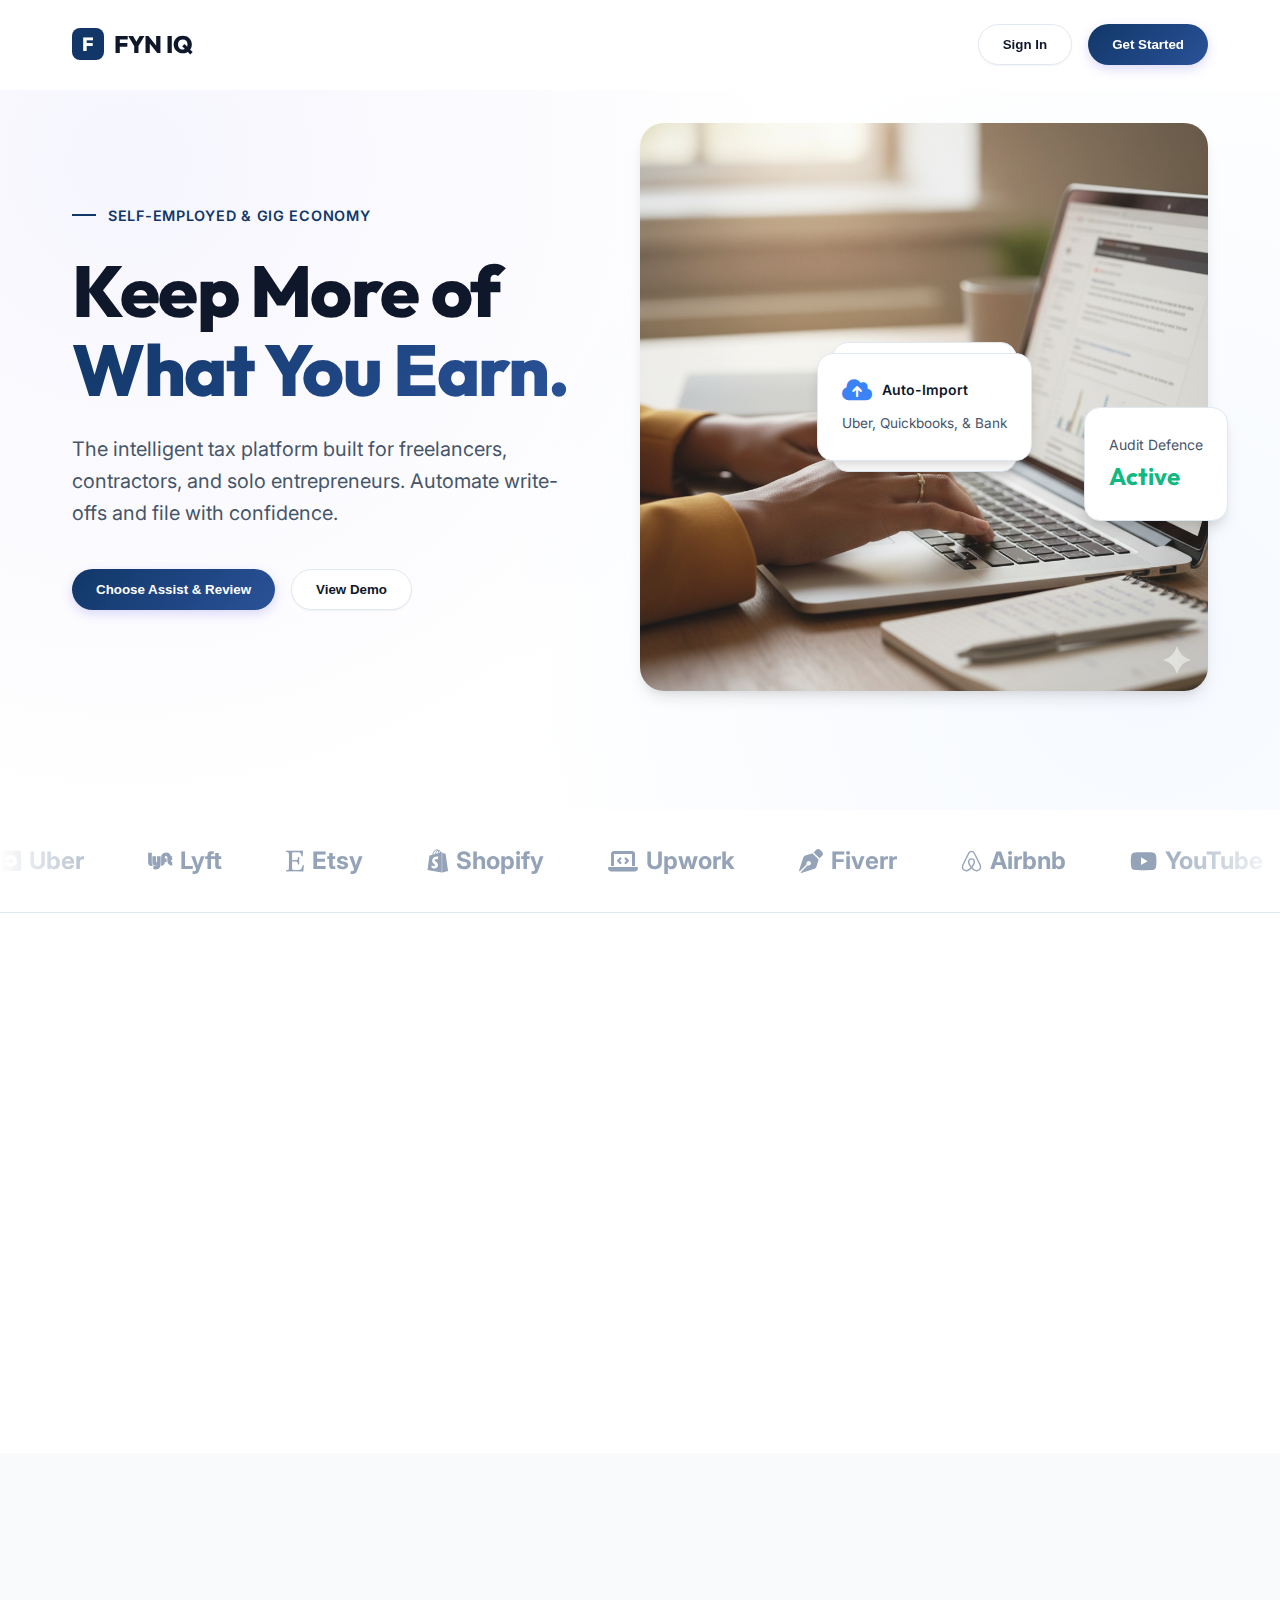
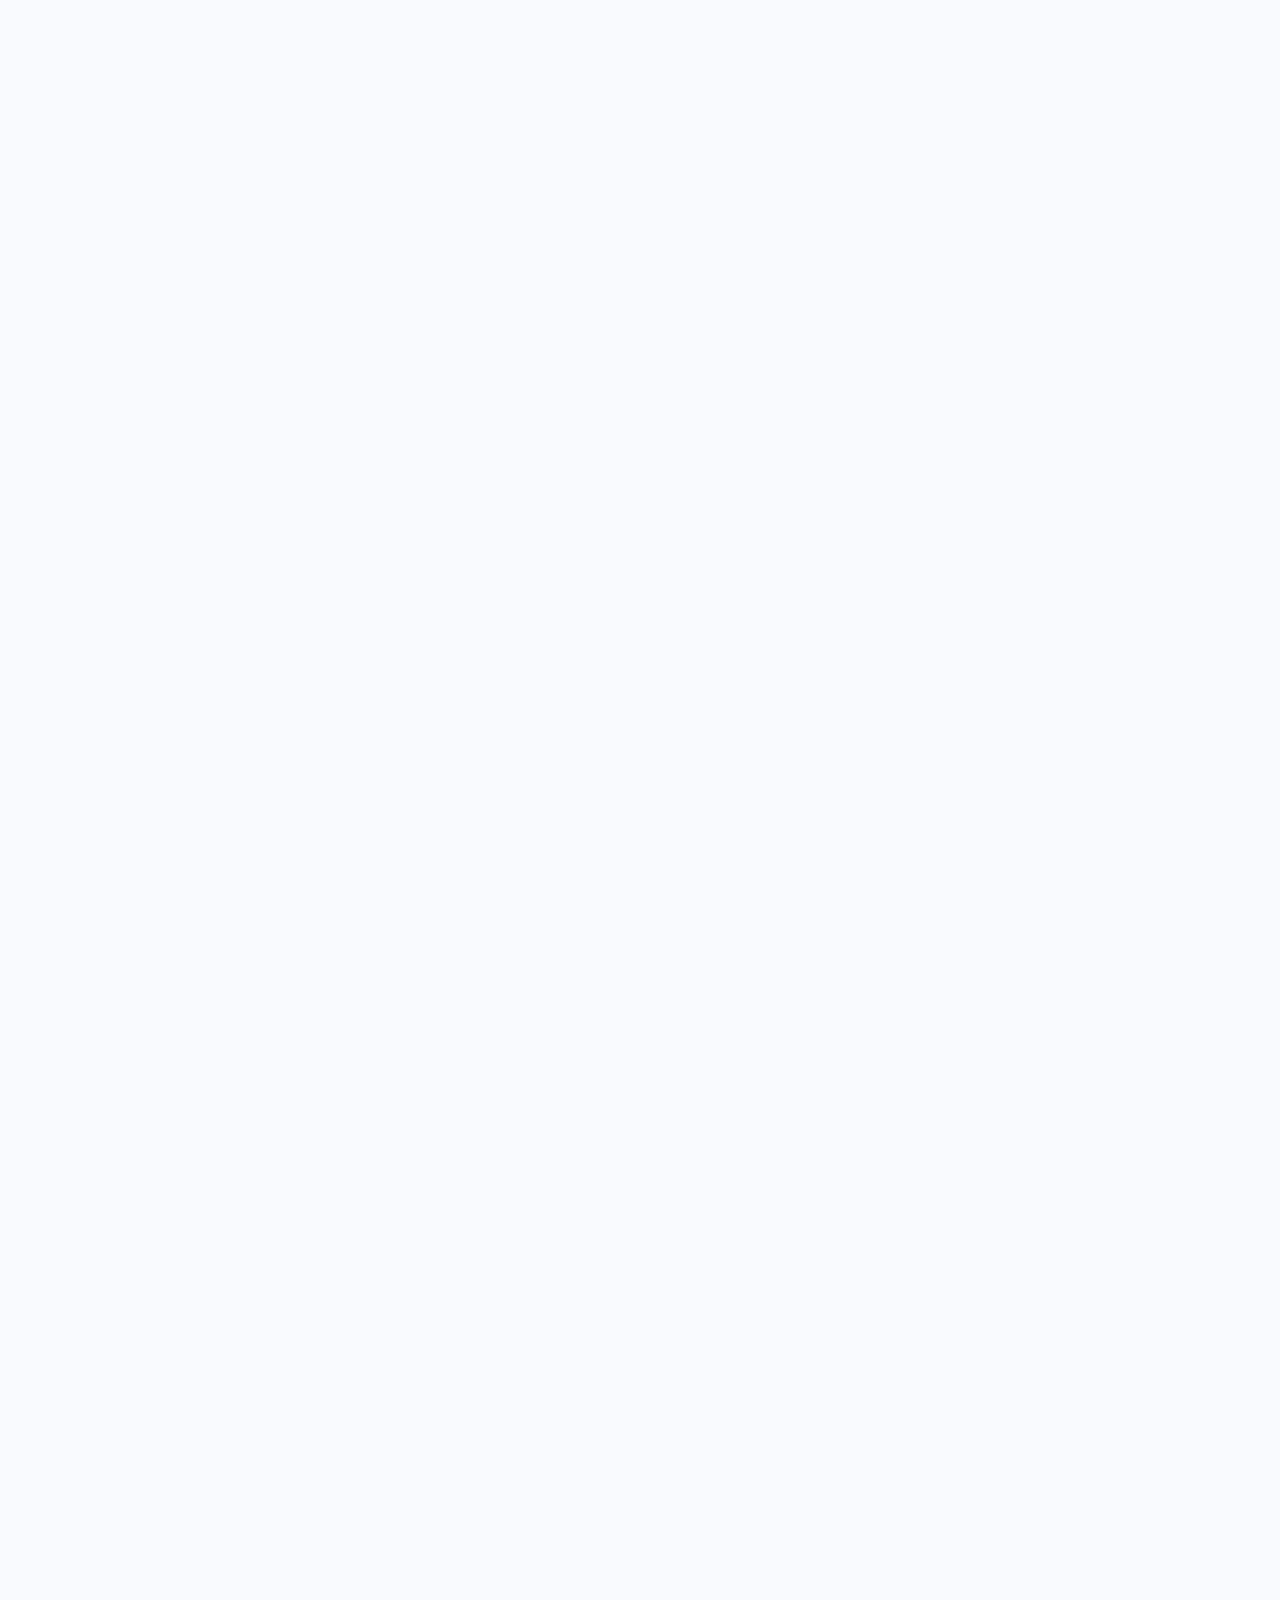
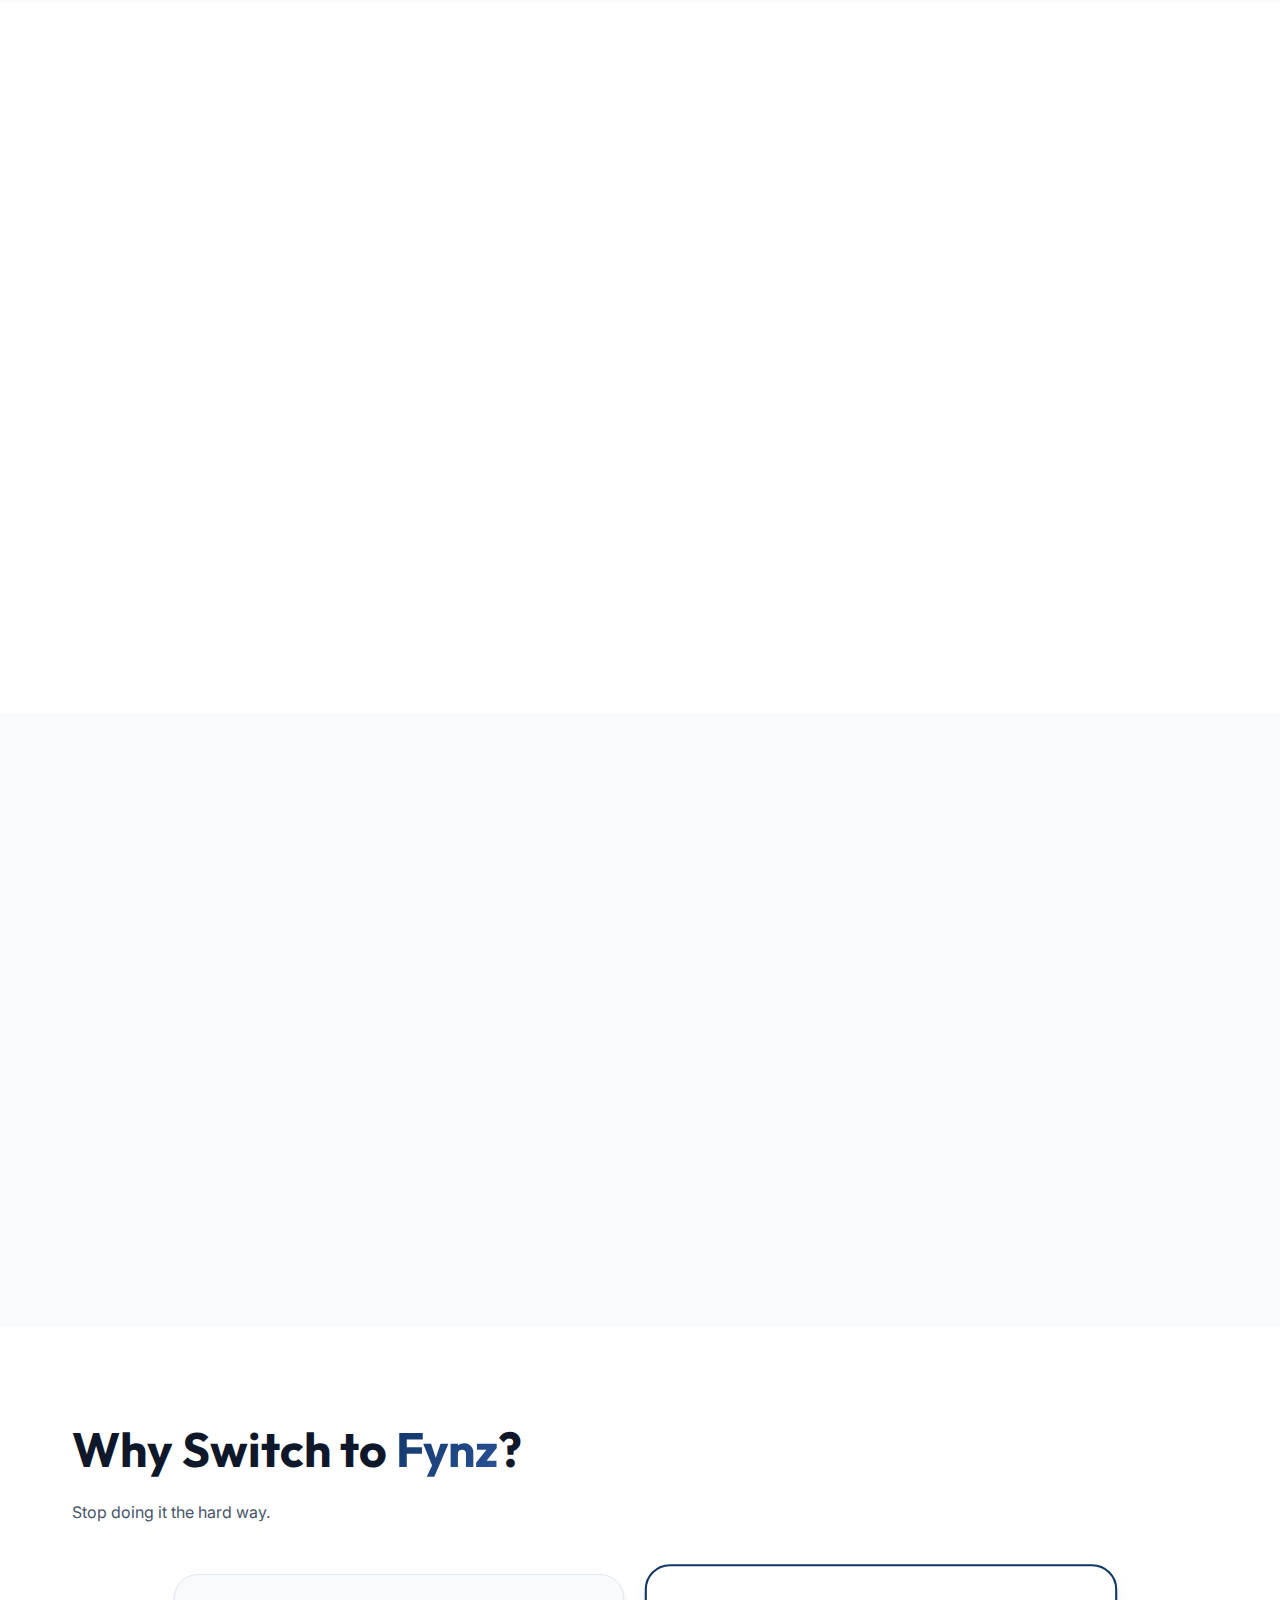
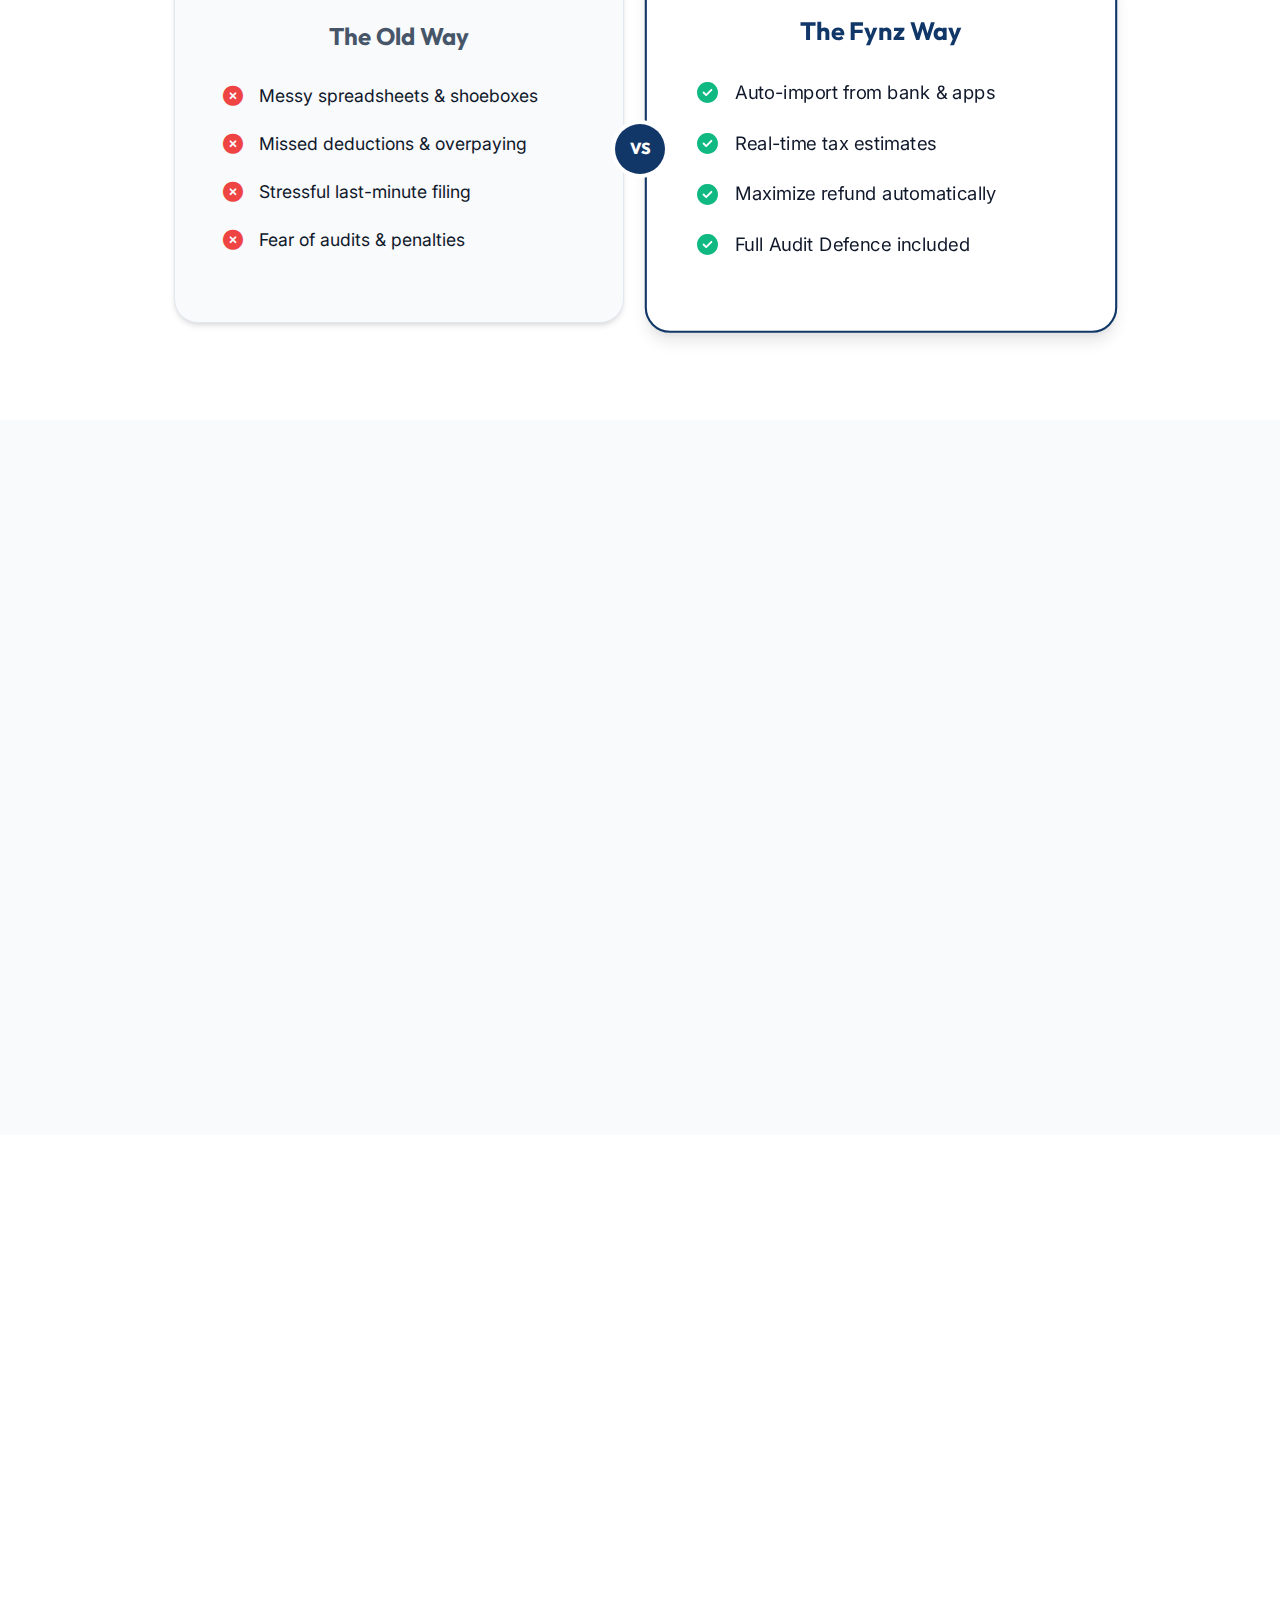
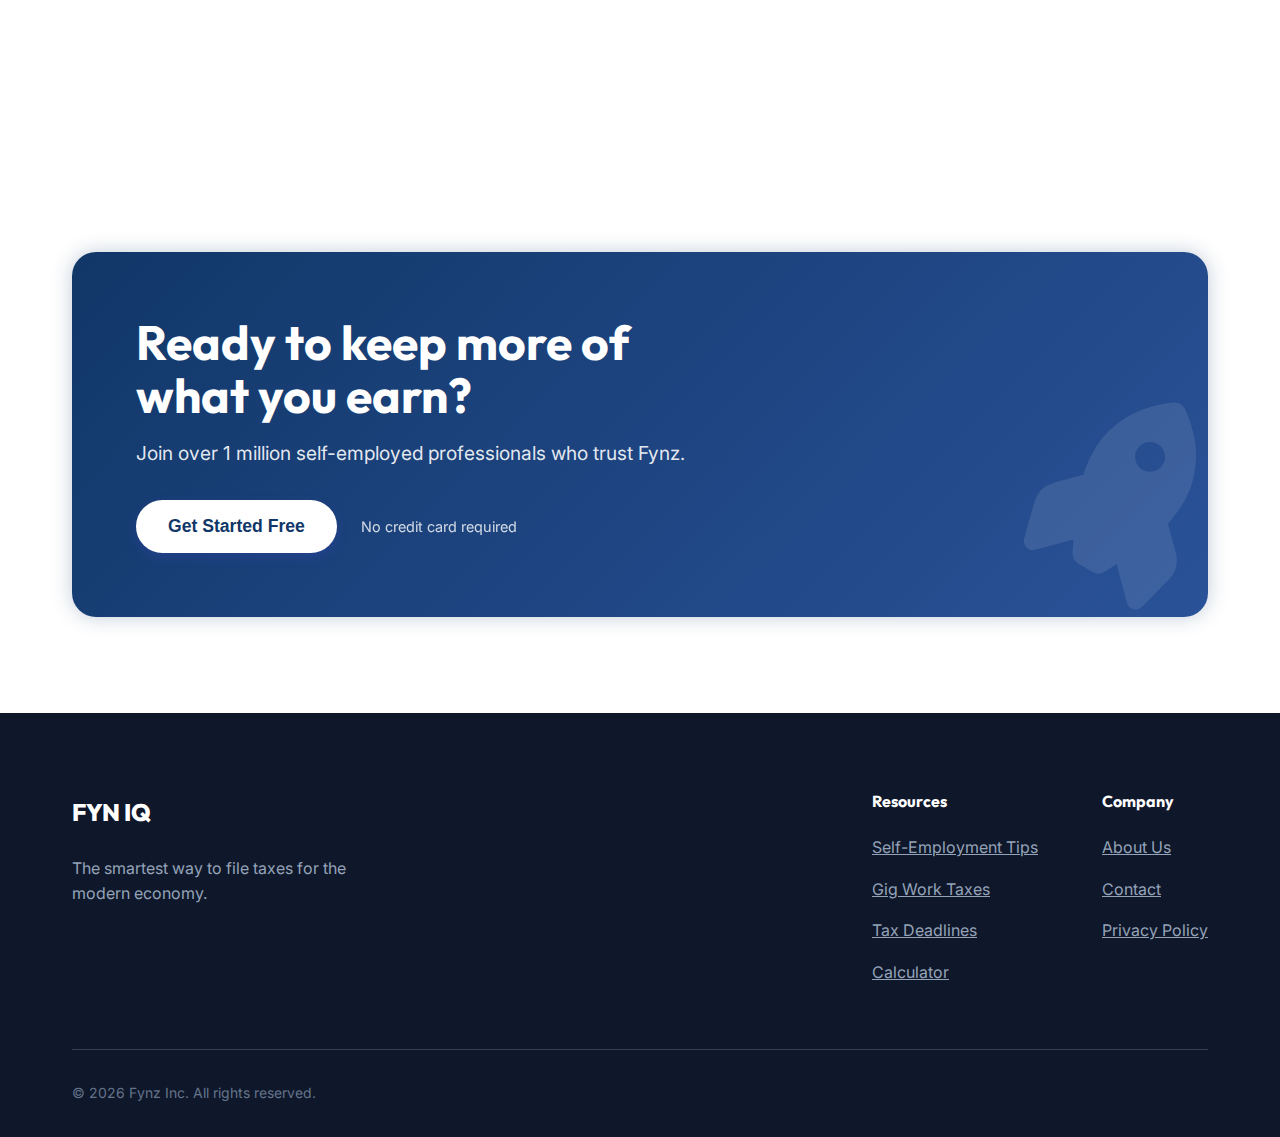
<file: index.html>
<!DOCTYPE html>
<html lang="en">

<head>
    <meta charset="UTF-8">
    <meta name="viewport" content="width=device-width, initial-scale=1.0">
    <title>Fynz | Self-Employed Tax Profile</title>
    <link rel="stylesheet" href="style.css">
    <!-- Font Awesome for Icons -->
    <link rel="stylesheet" href="https://cdnjs.cloudflare.com/ajax/libs/font-awesome/6.4.0/css/all.min.css">
</head>

<body>

    <!-- Header -->
    <header>
        <div class="container">
            <nav>
                <a href="#" class="logo">
                    <div
                        style="background: var(--primary); color: white; width: 32px; height: 32px; border-radius: 8px; display: flex; align-items: center; justify-content: center; font-size: 1.2rem; margin-right: 2px;">
                        F</div>
                    <span class="logo-text">FYN IQ</span>
                </a>
                <div class="nav-links">
                    <a href="#features">Features</a>
                    <a href="#pricing">Pricing</a>
                    <a href="#faq">FAQ</a>
                    <a href="#resources">Resources</a>
                </div>
                <div style="display: flex; gap: 1rem;">
                    <button class="cta-button secondary">Sign In</button>
                    <button class="cta-button">Get Started</button>
                </div>
            </nav>
        </div>
    </header>

    <!-- Hero Section -->
    <section class="hero">
        <div class="container" style="display: flex; flex-wrap: wrap; align-items: center; width: 100%;">
            <div class="hero-content animate-fade-up">
                <div class="hero-subtitle">
                    Self-Employed & Gig Economy
                </div>
                <h1>Keep More of <br><span class="text-gradient">What You Earn.</span></h1>
                <p class="hero-text">
                    The intelligent tax platform built for freelancers, contractors, and solo entrepreneurs.
                    Automate write-offs and file with confidence.
                </p>
                <div style="display: flex; gap: 1rem; flex-wrap: wrap;">
                    <button class="cta-button">Choose Assist & Review</button>
                    <button class="cta-button secondary">View Demo</button>
                </div>
            </div>

            <div class="hero-visual animate-fade-up">

                <!-- Background Image -->
                <div class="hero-bg-wrapper">
                    <img src="hero-bg.jpg" alt="Tax and Finance" class="hero-bg-image">
                </div>

                <!-- Floating Elements representing UI -->
                <div class="floating-card card-1">
                    <span class="stat-label">Potential Deductions</span>
                    <span class="stat-value">$12,450</span>
                    <div style="height: 6px; background: #f3f4f6; border-radius: 3px; margin-top: 10px;">
                        <div style="width: 70%; height: 100%; background: #a855f7; border-radius: 3px;"></div>
                    </div>
                </div>

                <div class="floating-card card-3">
                    <span class="stat-label">Audit Defence</span>
                    <div style="display: flex; align-items: center; gap: 8px;">
                        <span class="stat-value" style="color: #10b981; margin: 0;">Active</span>
                        <i class="fa-solid fa-shield-check" style="color: #10b981; font-size: 1.2rem;"></i>
                    </div>
                </div>

                <div class="floating-card card-2">
                    <div style="display: flex; align-items: center; gap: 10px; margin-bottom: 0.5rem;">
                        <i class="fa-solid fa-cloud-arrow-up" style="color: #3b82f6; font-size: 1.5rem;"></i>
                        <span class="stat-label"
                            style="color: var(--text-primary); font-weight: 600;">Auto-Import</span>
                    </div>
                    <span style="font-size: 0.85rem; color: var(--text-secondary);">Uber, Quickbooks, & Bank</span>
                </div>

            </div>
        </div>
    </section>

    <!-- Supported Platforms Ticker -->
    <section class="platforms-section">
        <div class="platforms-container">
            <!-- Duplicate content for infinite scroll illusion -->
            <div class="platforms-track">
                <div class="platform-logo"><i class="fa-brands fa-uber"></i> Uber</div>
                <div class="platform-logo"><i class="fa-brands fa-lyft"></i> Lyft</div>
                <div class="platform-logo"><i class="fa-brands fa-etsy"></i> Etsy</div>
                <div class="platform-logo"><i class="fa-brands fa-shopify"></i> Shopify</div>
                <div class="platform-logo"><i class="fa-solid fa-laptop-code"></i> Upwork</div>
                <div class="platform-logo"><i class="fa-solid fa-pen-nib"></i> Fiverr</div>
                <div class="platform-logo"><i class="fa-brands fa-airbnb"></i> Airbnb</div>
                <div class="platform-logo"><i class="fa-brands fa-youtube"></i> YouTube</div>
                <!-- Duplicate Set -->
                <div class="platform-logo"><i class="fa-brands fa-uber"></i> Uber</div>
                <div class="platform-logo"><i class="fa-brands fa-lyft"></i> Lyft</div>
                <div class="platform-logo"><i class="fa-brands fa-etsy"></i> Etsy</div>
                <div class="platform-logo"><i class="fa-brands fa-shopify"></i> Shopify</div>
                <div class="platform-logo"><i class="fa-solid fa-laptop-code"></i> Upwork</div>
                <div class="platform-logo"><i class="fa-solid fa-pen-nib"></i> Fiverr</div>
                <div class="platform-logo"><i class="fa-brands fa-airbnb"></i> Airbnb</div>
                <div class="platform-logo"><i class="fa-brands fa-youtube"></i> YouTube</div>
            </div>
        </div>
    </section>

    <!-- How It Works Section -->
    <section class="timeline-section">
        <div class="container">
            <div class="animate-fade-up" style="text-align: center;">
                <h2>From Chaos to <span class="text-gradient">Filed.</span></h2>
                <p style="color: var(--text-secondary);">Three simple steps to tax peace of mind.</p>
            </div>

            <div class="timeline-steps animate-fade-up">
                <div class="timeline-step">
                    <div class="step-number">1</div>
                    <h3 class="step-title">Connect Accounts</h3>
                    <p class="step-desc">Securely link your bank, Uber, or gig platforms. We import your T4As and
                        expenses automatically.</p>
                </div>
                <div class="timeline-step">
                    <div class="step-number">2</div>
                    <h3 class="step-title">AI Review</h3>
                    <p class="step-desc">Our engine scans every transaction to flag deductible business expenses you
                        might have missed.</p>
                </div>
                <div class="timeline-step">
                    <div class="step-number">3</div>
                    <h3 class="step-title">Expert Verify</h3>
                    <p class="step-desc">A real tax pro reviews your return on screen with you, then files it with the
                        CRA.</p>
                </div>
            </div>
        </div>
    </section>

    <!-- Pricing Section (From Reference) -->
    <section id="pricing" class="bg-secondary">
        <div class="container">
            <div class="animate-fade-up" style="text-align: center; margin-bottom: 3rem;">
                <h2>Expert Help On Your Terms</h2>
                <p style="color: var(--text-secondary);">Choose the plan that fits your business needs.</p>
            </div>

            <div class="pricing-card animate-fade-up">
                <h3 style="font-size: 1.5rem;">Assist & Review</h3>
                <div class="price">
                    $124.90
                    <span class="price-sub">/ return</span>
                </div>
                <p style="color: var(--text-secondary); margin-bottom: 2rem;">
                    Get unlimited expert help as you do your taxes, and a final review before you file.
                </p>
                <button class="cta-button" style="width: 100%;">Get Started</button>

                <hr style="border: 0; border-top: 1px solid #e2e8f0; margin: 2rem 0;">

                <ul class="pricing-features">
                    <li><i class="fa-solid fa-check"></i> Report self-employment, contract, and side gig income</li>
                    <li><i class="fa-solid fa-check"></i> A tax expert helps find expenses and deductions</li>
                    <li><i class="fa-solid fa-check"></i> Final review by a tax expert for 100% accuracy</li>
                    <li><i class="fa-solid fa-check"></i> Supports Uber, Lyft, DoorDash & Skip the Dishes</li>
                </ul>
            </div>
        </div>
    </section>

    <!-- Write-Offs Section -->
    <section class="writeoff-section">
        <div class="container">
            <div class="animate-fade-up" style="text-align: center;">
                <h2>What Can I <span class="text-gradient">Write Off?</span></h2>
                <p style="color: var(--text-secondary);">Hover to uncover hidden tax savings.</p>
            </div>

            <div class="writeoff-grid animate-fade-up">

                <div class="writeoff-card">
                    <div class="writeoff-icon"><i class="fa-solid fa-house-laptop"></i></div>
                    <h3>Home Office</h3>
                    <div class="writeoff-tip">Claim a % of rent, utilities, and internet based on workspace size!</div>
                </div>

                <div class="writeoff-card">
                    <div class="writeoff-icon"><i class="fa-solid fa-car"></i></div>
                    <h3>Vehicle</h3>
                    <div class="writeoff-tip">Track business mileage or claim gas/insurance/repairs %!</div>
                </div>

                <div class="writeoff-card">
                    <div class="writeoff-icon"><i class="fa-solid fa-mobile-screen"></i></div>
                    <h3>Phone & Data</h3>
                    <div class="writeoff-tip">Deduct the business portion of your monthly cell phone bill.</div>
                </div>

                <div class="writeoff-card">
                    <div class="writeoff-icon"><i class="fa-solid fa-utensils"></i></div>
                    <h3>Meals</h3>
                    <div class="writeoff-tip">50% of food and drink costs for client meetings are deductible.</div>
                </div>

                <div class="writeoff-card">
                    <div class="writeoff-icon"><i class="fa-solid fa-suitcase"></i></div>
                    <h3>Travel</h3>
                    <div class="writeoff-tip">Flights, hotels, and transit for business trips are 100% write-offs.</div>
                </div>

                <div class="writeoff-card">
                    <div class="writeoff-icon"><i class="fa-brands fa-adobe"></i></div>
                    <h3>Software</h3>
                    <div class="writeoff-tip">Subscriptions like Adobe, Zoom, or hosting are fully deductible.</div>
                </div>

            </div>
        </div>
    </section>

    <!-- Estimator Section -->
    <section id="calculator">
        <div class="container">
            <div class="animate-fade-up" style="margin-bottom: 3rem; text-align: center;">
                <h2>How much could <span class="text-gradient">you save?</span></h2>
                <p style="color: var(--text-secondary);">Find hidden deductions with Fynz IQ.</p>
            </div>

            <div class="estimator-tool animate-fade-up">
                <div style="display: grid; grid-template-columns: 1fr 1fr; gap: 4rem; align-items: center;"
                    class="estimator-container">
                    <div class="input-group">
                        <label
                            style="display: block; margin-bottom: 1rem; font-weight: 600; color: var(--text-primary);">Annual
                            Self-Employed Income</label>
                        <div class="range-input-container">
                            <div style="display: flex; align-items: center; padding: 0.5rem;">
                                <span style="font-size: 1.5rem; color: var(--text-secondary);">$</span>
                                <input type="number" id="yearlyIncome" value="85000"
                                    style="font-size: 2rem; border: none; background: transparent; width: 100%; padding-left: 0.5rem; outline: none;">
                            </div>
                        </div>
                        <input type="range" id="incomeRange" min="20000" max="300000" value="85000" step="1000"
                            style="width: 100%; margin-top: 1.5rem; accent-color: var(--primary);">

                        <div style="margin-top: 2rem;">
                            <div style="display: flex; gap: 1rem; margin-bottom: 0.5rem;">
                                <i class="fa-solid fa-check" style="color: #10b981;"></i>
                                <span style="color: var(--text-secondary);">Calculates CPP & EI Contributions</span>
                            </div>
                            <div style="display: flex; gap: 1rem;">
                                <i class="fa-solid fa-check" style="color: #10b981;"></i>
                                <span style="color: var(--text-secondary);">Identifies GST/HST Obligations</span>
                            </div>
                        </div>
                    </div>

                    <div class="result-card">
                        <div
                            style="text-transform: uppercase; letter-spacing: 0.05em; font-size: 0.85rem; color: var(--text-secondary); margin-bottom: 0.5rem;">
                            Potential Savings</div>
                        <div id="estimatedSavings" class="result-amount"
                            style="font-size: 4rem; font-weight: 800; line-height: 1;">$2,550</div>
                        <div
                            style="background: white; padding: 1rem; border-radius: 8px; margin-top: 2rem; display: flex; align-items: center; gap: 1rem;">
                            <div
                                style="background: #ecfdf5; color: #10b981; width: 32px; height: 32px; display: flex; align-items: center; justify-content: center; border-radius: 50%;">
                                <i class="fa-solid fa-piggy-bank"></i>
                            </div>
                            <span style="font-size: 0.9rem; color: var(--text-secondary);">Benchmark: set aside 25-30%
                                for taxes.</span>
                        </div>
                    </div>
                </div>
            </div>
        </div>
    </section>

    <!-- Testimonials Section -->
    <section class="bg-secondary">
        <div class="container">
            <div class="animate-fade-up" style="text-align: center;">
                <h2>Trusted by over <span class="text-gradient">1 million people.</span></h2>
            </div>

            <div class="testimonial-grid">
                <div class="testimonial-card animate-fade-up">
                    <div class="quote-icon">“</div>
                    <p class="testimonial-text">I had a few things I was unsure about as a first-year self-employed
                        individual and having the call with the tax expert was a LIFE-SAVER!</p>
                    <div class="testimonial-author">— Z, Calgary, Alberta</div>
                </div>

                <div class="testimonial-card animate-fade-up" style="transition-delay: 0.1s;">
                    <div class="quote-icon">“</div>
                    <p class="testimonial-text">When I became self-employed, I decided to use Full Service. This is my
                        second year with tax expert Natalija. I give her 10 out of 10.</p>
                    <div class="testimonial-author">— Joe, Toronto, Ontario</div>
                </div>

                <div class="testimonial-card animate-fade-up" style="transition-delay: 0.2s;">
                    <div class="quote-icon">“</div>
                    <p class="testimonial-text">FYN iQ Self-Employed is very intuitive to use and self-explanatory.
                        Doing one's taxes has never been that easy!</p>
                    <div class="testimonial-author">— M, Vancouver, BC</div>
                </div>
            </div>
        </div>
    </section>

    <!-- Comparison Section: Old Way vs Fynz Way -->
    <section class="section-comparison">
        <div class="container">
            <div class="section-header text-center" style="margin-bottom: 3rem;">
                <h2>Why Switch to <span class="text-gradient">Fynz</span>?</h2>
                <p class="section-subtitle" style="color: var(--text-secondary);">Stop doing it the hard way.</p>
            </div>

            <div class="comparison-container">
                <!-- The Old Way -->
                <div class="comparison-card old-way">
                    <h3>The Old Way</h3>
                    <ul class="comparison-list">
                        <li>
                            <i class="fa-solid fa-xmark-circle"></i>
                            <span>Messy spreadsheets & shoeboxes</span>
                        </li>
                        <li>
                            <i class="fa-solid fa-xmark-circle"></i>
                            <span>Missed deductions & overpaying</span>
                        </li>
                        <li>
                            <i class="fa-solid fa-xmark-circle"></i>
                            <span>Stressful last-minute filing</span>
                        </li>
                        <li>
                            <i class="fa-solid fa-xmark-circle"></i>
                            <span>Fear of audits & penalties</span>
                        </li>
                    </ul>
                </div>

                <!-- VS Badge -->
                <div class="vs-badge">VS</div>

                <!-- The Fynz Way -->
                <div class="comparison-card fynz-way">
                    <h3>The Fynz Way</h3>
                    <ul class="comparison-list">
                        <li>
                            <i class="fa-solid fa-check-circle"></i>
                            <span>Auto-import from bank & apps</span>
                        </li>
                        <li>
                            <i class="fa-solid fa-check-circle"></i>
                            <span>Real-time tax estimates</span>
                        </li>
                        <li>
                            <i class="fa-solid fa-check-circle"></i>
                            <span>Maximize refund automatically</span>
                        </li>
                        <li>
                            <i class="fa-solid fa-check-circle"></i>
                            <span>Full Audit Defence included</span>
                        </li>
                    </ul>
                </div>
            </div>
        </div>
    </section>

    <!-- Understanding Self-Employed Tax Section -->
    <section class="bg-secondary">
        <div class="container">
            <div class="animate-fade-up" style="text-align: center; margin-bottom: 3rem;">
                <h2>Understanding Self-Employed <br><span class="text-gradient">Income Tax Filing</span></h2>
                <p style="color: var(--text-secondary); max-width: 600px; margin: 0 auto; margin-top: 1rem;">
                    Key information to help you navigate your first filing with confidence.
                </p>
            </div>

            <div class="features-grid" style="grid-template-columns: repeat(auto-fit, minmax(250px, 1fr));">

                <!-- Card 1 -->
                <div class="flip-card animate-fade-up">
                    <div class="flip-card-inner">
                        <div class="flip-card-front">
                            <div class="flip-icon-wrapper">
                                <i class="fa-solid fa-user-tag"></i>
                            </div>
                            <h3 style="font-size: 1.25rem; font-weight: 700;">Who is <br>Self-Employed?</h3>
                            <div class="flip-hint"><i class="fa-solid fa-rotate"></i> Hover to learn</div>
                        </div>
                        <div class="flip-card-back">
                            <h3 style="margin-bottom: 1rem;">The Definition</h3>
                            <p>If you work for yourself, have a side hustle, or are an independent contractor, you are
                                self-employed. This applies <strong>even if you also have a full-time job.</strong></p>
                        </div>
                    </div>
                </div>

                <!-- Card 2 -->
                <div class="flip-card animate-fade-up" style="transition-delay: 0.1s;">
                    <div class="flip-card-inner">
                        <div class="flip-card-front">
                            <div class="flip-icon-wrapper">
                                <i class="fa-solid fa-file-signature"></i>
                            </div>
                            <h3 style="font-size: 1.25rem; font-weight: 700;">What is <br>Form T2125?</h3>
                            <div class="flip-hint"><i class="fa-solid fa-rotate"></i> Hover to learn</div>
                        </div>
                        <div class="flip-card-back">
                            <h3 style="margin-bottom: 1rem;">Statement of Business</h3>
                            <p>This is the standard form used to report all your self-employment income and expenses to
                                the CRA. It's essential for filing.</p>
                        </div>
                    </div>
                </div>

                <!-- Card 3 -->
                <div class="flip-card animate-fade-up" style="transition-delay: 0.2s;">
                    <div class="flip-card-inner">
                        <div class="flip-card-front">
                            <div class="flip-icon-wrapper">
                                <i class="fa-solid fa-calculator"></i>
                            </div>
                            <h3 style="font-size: 1.25rem; font-weight: 700;">How is Tax <br>Calculated?</h3>
                            <div class="flip-hint"><i class="fa-solid fa-rotate"></i> Hover to learn</div>
                        </div>
                        <div class="flip-card-back">
                            <h3 style="margin-bottom: 1rem;">Tax on Profit</h3>
                            <p>Total Income - Eligible Expenses = <strong>Net Income</strong>. <br><br>You are only
                                taxed on this Net Income amount, not your total revenue.</p>
                        </div>
                    </div>
                </div>

                <!-- Card 4 -->
                <div class="flip-card animate-fade-up" style="transition-delay: 0.3s;">
                    <div class="flip-card-inner">
                        <div class="flip-card-front">
                            <div class="flip-icon-wrapper">
                                <i class="fa-solid fa-shop"></i>
                            </div>
                            <h3 style="font-size: 1.25rem; font-weight: 700;">What is the <br>$30k Rule?</h3>
                            <div class="flip-hint"><i class="fa-solid fa-rotate"></i> Hover to learn</div>
                        </div>
                        <div class="flip-card-back">
                            <h3 style="margin-bottom: 1rem;">GST/HST Registration</h3>
                            <p>Once you earn more than <strong>$30,000</strong> in a single year (or any 4 consecutive
                                quarters), you <strong>must</strong> register for a GST/HST number.</p>
                        </div>
                    </div>
                </div>

            </div>
        </div>
    </section>

    <!-- FAQ Section -->
    <section id="faq">
        <div class="container" style="max-width: 900px;">
            <div class="animate-fade-up" style="text-align: center; margin-bottom: 3rem;">
                <h2>Frequently Asked Questions</h2>
            </div>

            <div class="accordion animate-fade-up">

                <div class="accordion-item">
                    <button class="accordion-header">
                        When are taxes due for self-employed Canadians?
                        <span class="accordion-icon"><i class="fa-solid fa-chevron-down"></i></span>
                    </button>
                    <div class="accordion-content">
                        <p>If you're self-employed, you have until June 15, 2025 to file your tax return. But remember,
                            any balance owed must still be paid by April 30, 2025. If you have self-employment income,
                            it's a good idea to prepare your tax return well before April 30 to calculate if you have a
                            balance owed.</p>
                    </div>
                </div>

                <div class="accordion-item">
                    <button class="accordion-header">
                        How much money should I set aside for taxes?
                        <span class="accordion-icon"><i class="fa-solid fa-chevron-down"></i></span>
                    </button>
                    <div class="accordion-content">
                        <p>It depends on your situation, but a good benchmark is to set aside 25% to 30% of your income
                            earned to cover self-employed taxes including federal income tax, provincial income tax, and
                            GST/HST sales tax.</p>
                    </div>
                </div>

                <div class="accordion-item">
                    <button class="accordion-header">
                        How do I calculate CPP and EI if self-employed?
                        <span class="accordion-icon"><i class="fa-solid fa-chevron-down"></i></span>
                    </button>
                    <div class="accordion-content">
                        <p>CPP contributions are based on your net self-employment income between the minimum ($3,500)
                            and maximum ceiling. The self-employed contribution rate is 11.4%. You generally do not have
                            to pay EI premiums unless you opt into the EI benefits program for self-employed
                            individuals.</p>
                    </div>
                </div>

                <div class="accordion-item">
                    <button class="accordion-header">
                        Can I be an employee and self-employed?
                        <span class="accordion-icon"><i class="fa-solid fa-chevron-down"></i></span>
                    </button>
                    <div class="accordion-content">
                        <p>Yes. You can be an employee and an independent contractor at the same time. Determining your
                            status depends on the nature of the work relationship, control over work, ownership of
                            tools, and opportunity for profit/risk.</p>
                    </div>
                </div>

                <div class="accordion-item">
                    <button class="accordion-header">
                        How do I file a GST/HST return?
                        <span class="accordion-icon"><i class="fa-solid fa-chevron-down"></i></span>
                    </button>
                    <div class="accordion-content">
                        <p>To file, you need to register for a GST/HST number, select an accounting method, and know
                            your due dates. You'll calculate total sales, tax collected, and tax paid (Input Tax
                            Credits). You can file online through GST/HST NETFILE or allow a tax expert to handle it for
                            you.</p>
                    </div>
                </div>

            </div>
        </div>
    </section>

    <!-- Final CTA Banner -->
    <section class="cta-banner-section">
        <div class="container">
            <div class="cta-banner">
                <div class="cta-content">
                    <h2>Ready to keep more of what you earn?</h2>
                    <p>Join over 1 million self-employed professionals who trust Fynz.</p>
                    <div class="cta-buttons">
                        <button class="cta-button secondary-style">Get Started Free</button>
                        <span class="cta-note">No credit card required</span>
                    </div>
                </div>
                <div class="cta-visual-decoration">
                    <i class="fa-solid fa-rocket launch-icon"></i>
                </div>
            </div>
        </div>
    </section>

    <!-- Footer -->
    <footer>
        <div class="container">
            <div style="display: flex; flex-wrap: wrap; justify-content: space-between; gap: 3rem;">
                <div>
                    <a href="#" class="logo" style="margin-bottom: 1.5rem;">
                        <span class="logo-text">FYN IQ</span>
                    </a>
                    <p style="color: #94a3b8; max-width: 300px;">
                        The smartest way to file taxes for the modern economy.
                    </p>
                </div>

                <div style="display: flex; gap: 4rem; flex-wrap: wrap;">
                    <div>
                        <h4 style="color: white; margin-bottom: 1.5rem;">Resources</h4>
                        <ul style="list-style: none; display: flex; flex-direction: column; gap: 1rem;">
                            <li><a href="#">Self-Employment Tips</a></li>
                            <li><a href="#">Gig Work Taxes</a></li>
                            <li><a href="#">Tax Deadlines</a></li>
                            <li><a href="#">Calculator</a></li>
                        </ul>
                    </div>
                    <div>
                        <h4 style="color: white; margin-bottom: 1.5rem;">Company</h4>
                        <ul style="list-style: none; display: flex; flex-direction: column; gap: 1rem;">
                            <li><a href="#">About Us</a></li>
                            <li><a href="#">Contact</a></li>
                            <li><a href="#">Privacy Policy</a></li>
                        </ul>
                    </div>
                </div>
            </div>

            <div
                style="border-top: 1px solid #334155; margin-top: 4rem; padding-top: 2rem; color: #64748b; font-size: 0.875rem;">
                &copy; 2026 Fynz Inc. All rights reserved.
            </div>
        </div>
    </footer>

    <script src="script.js"></script>
</body>

</html>
</file>
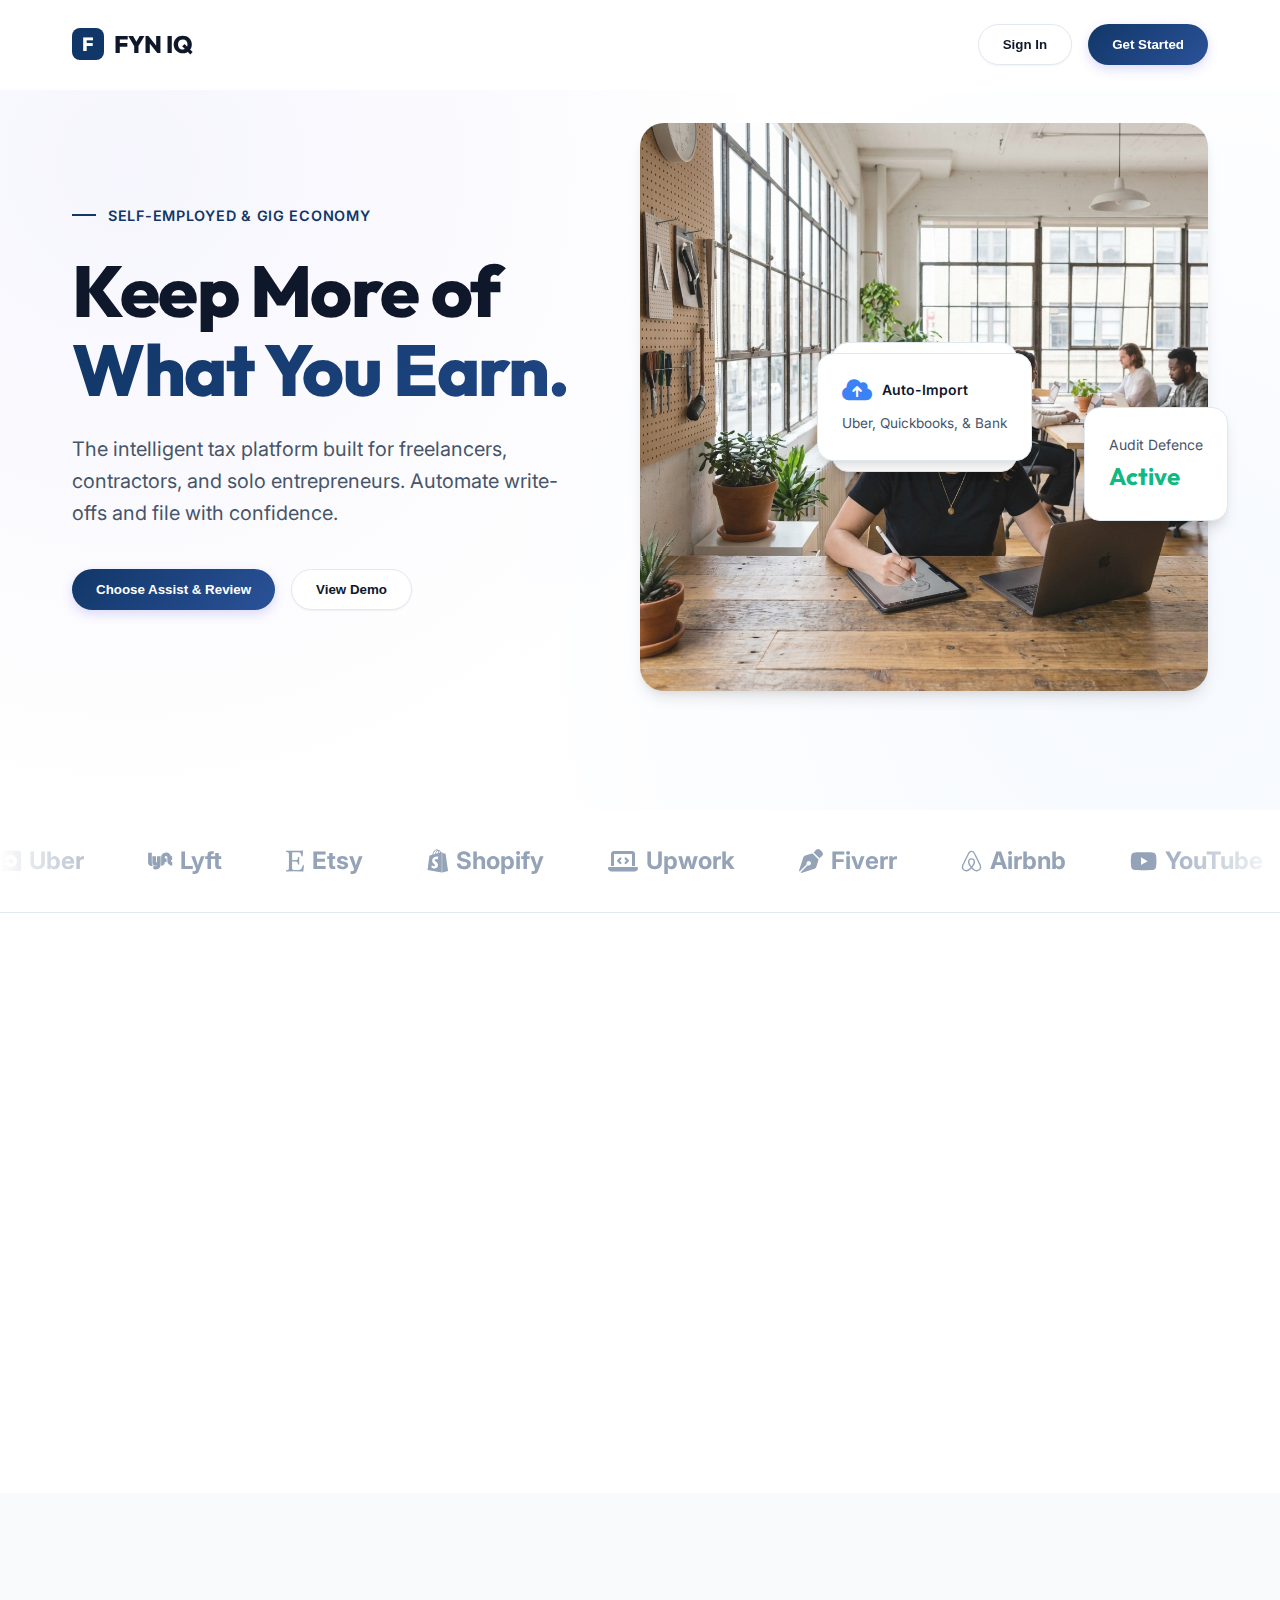
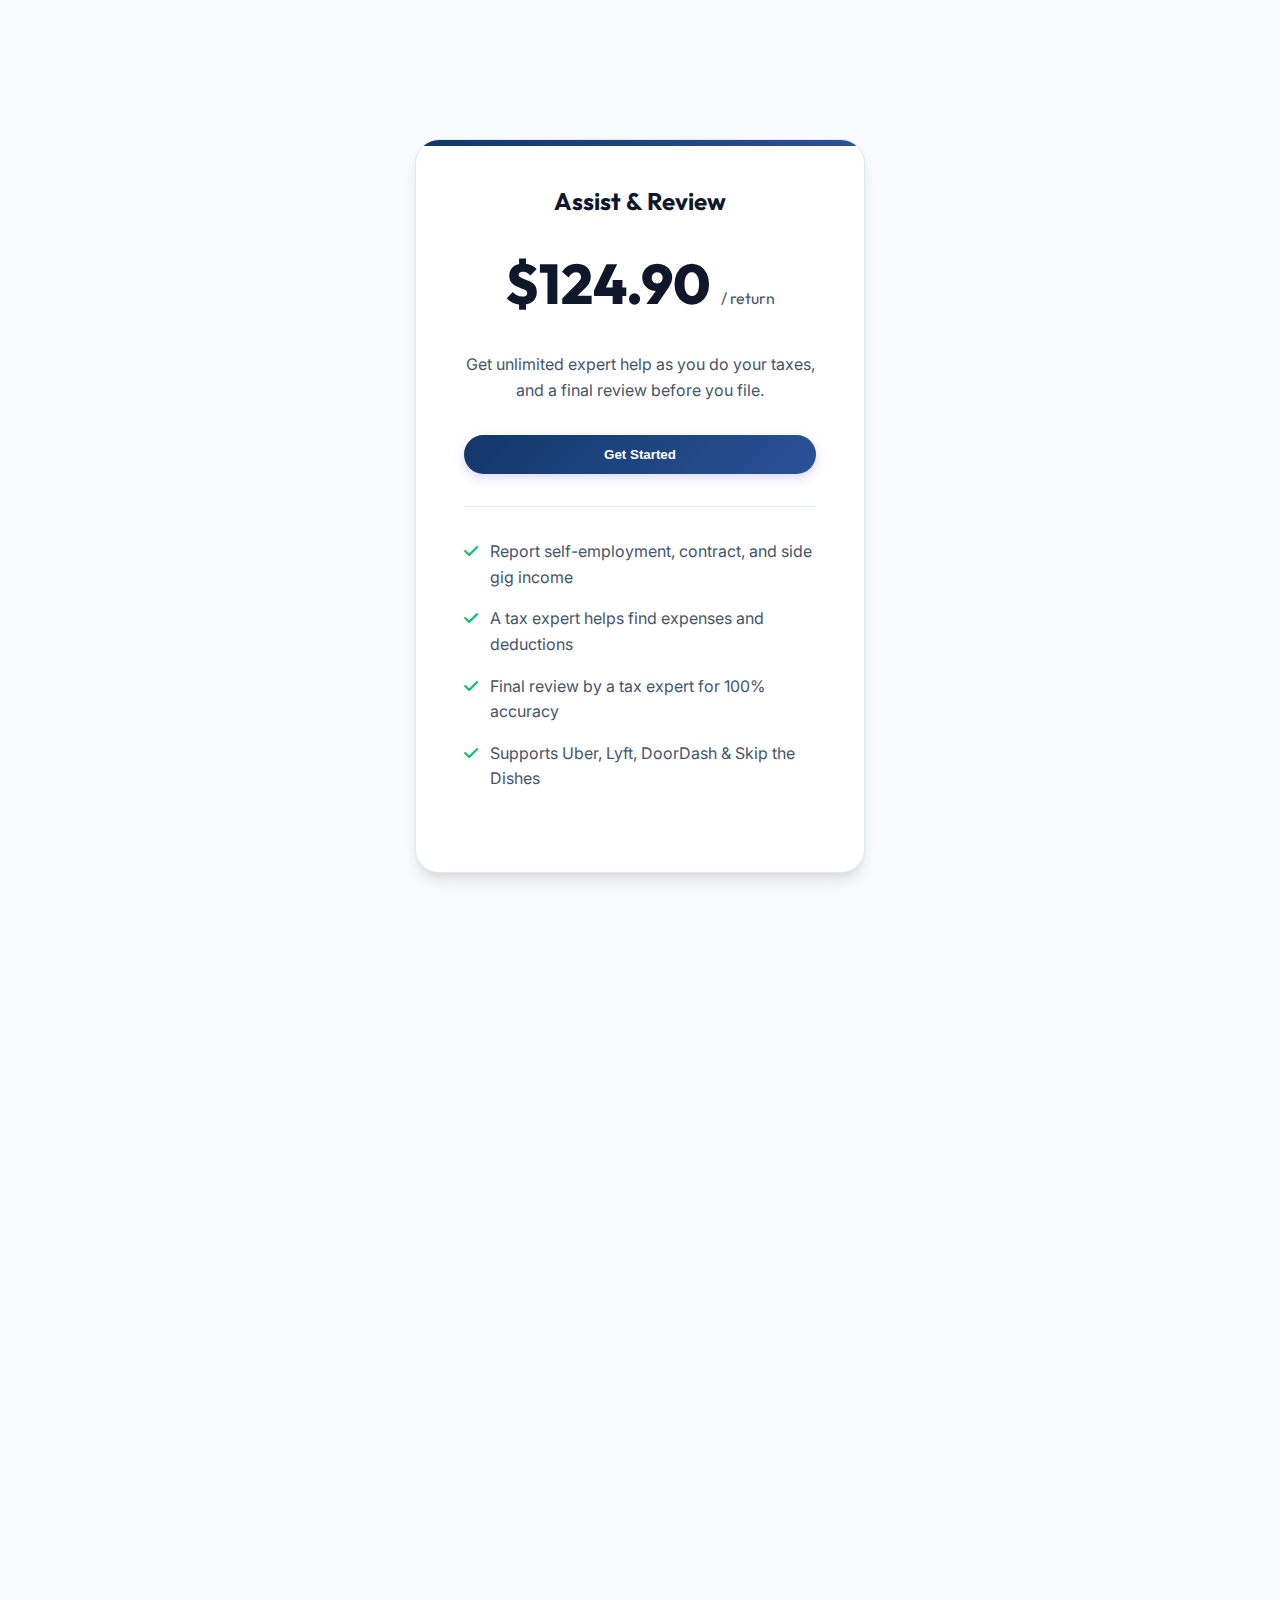
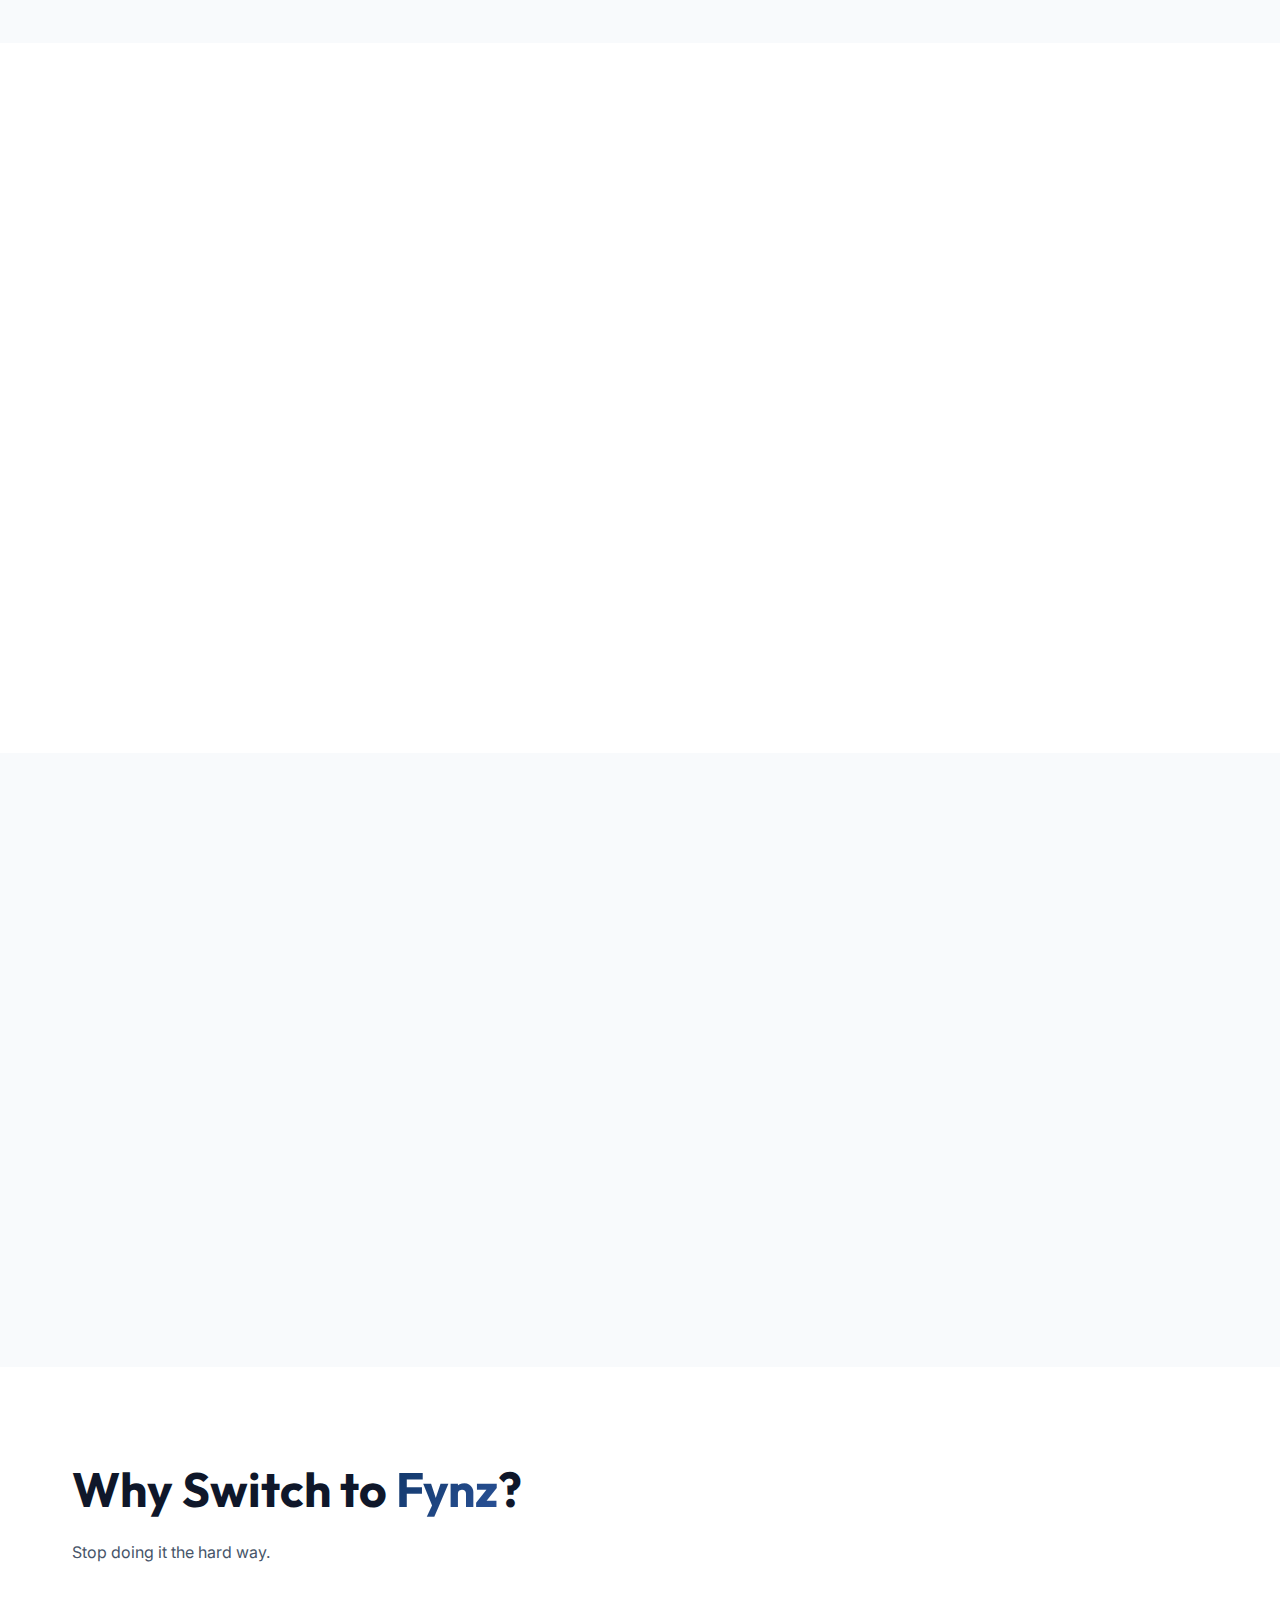
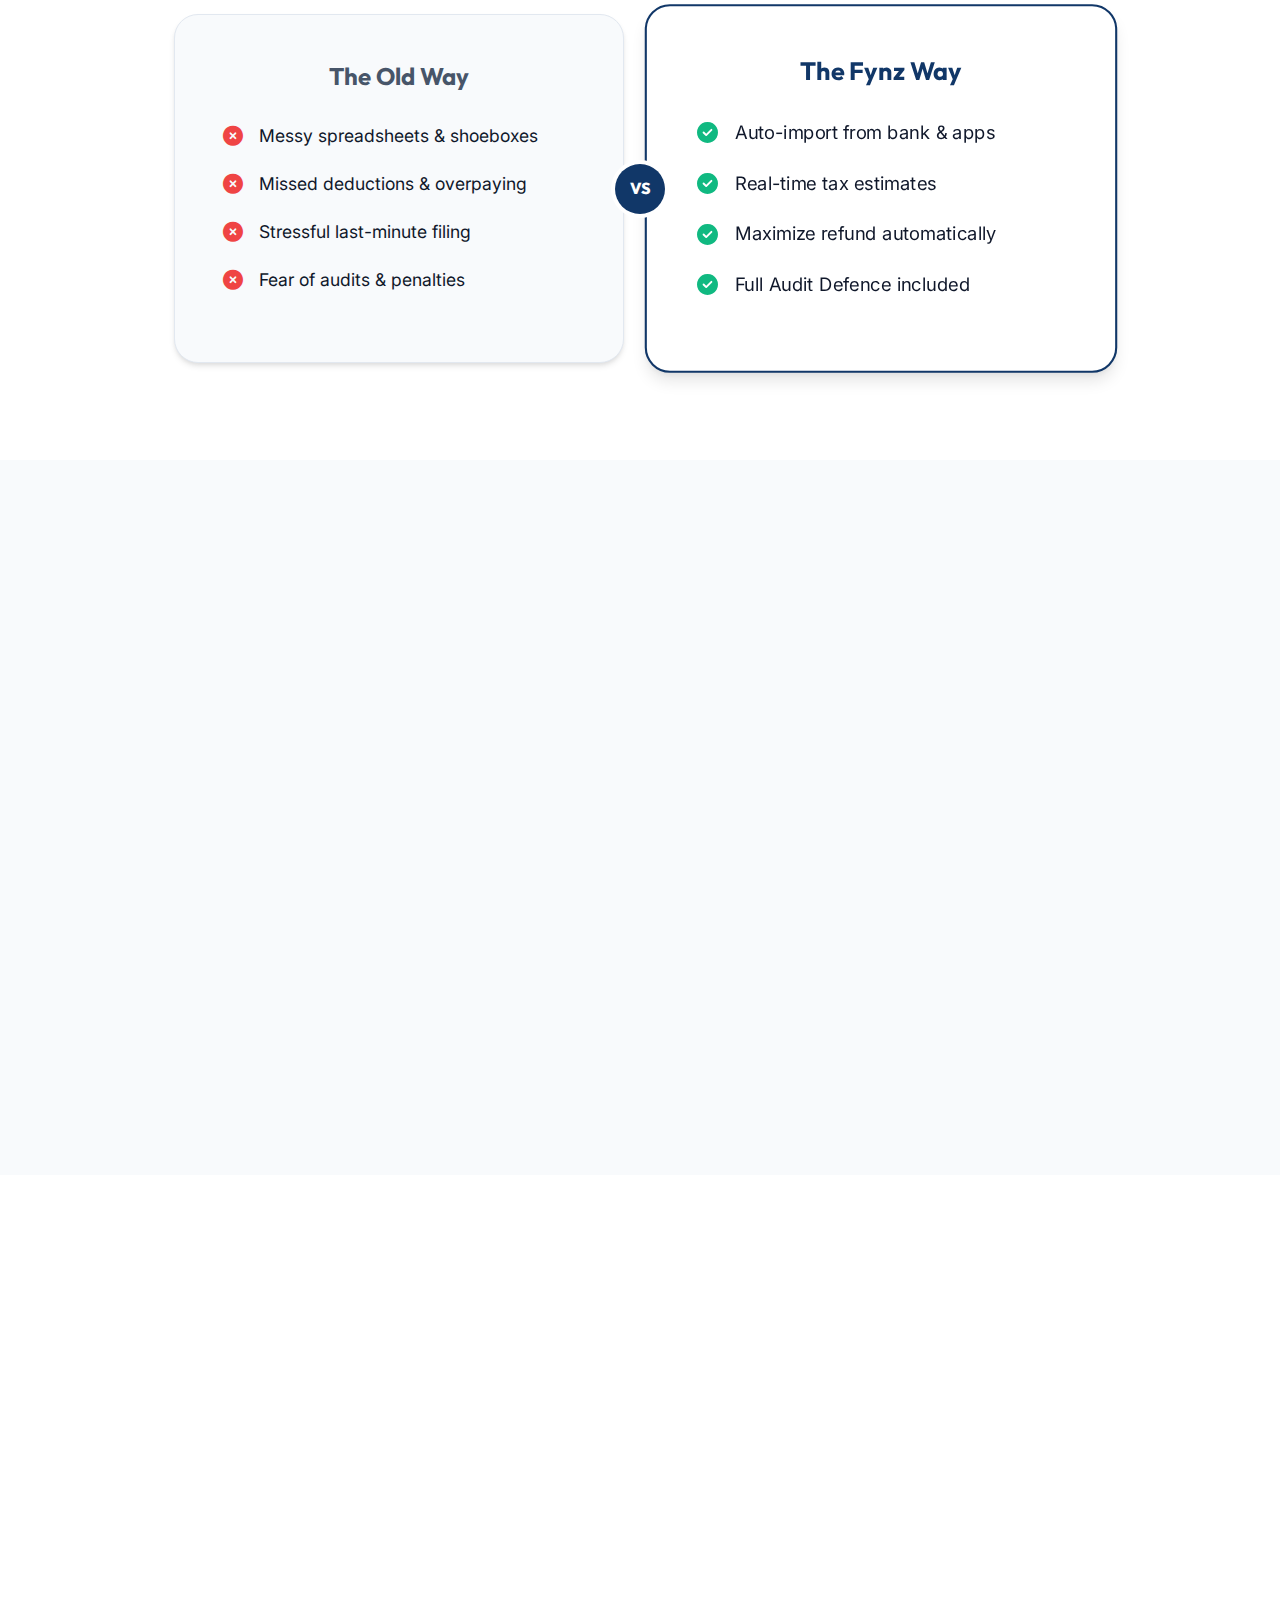
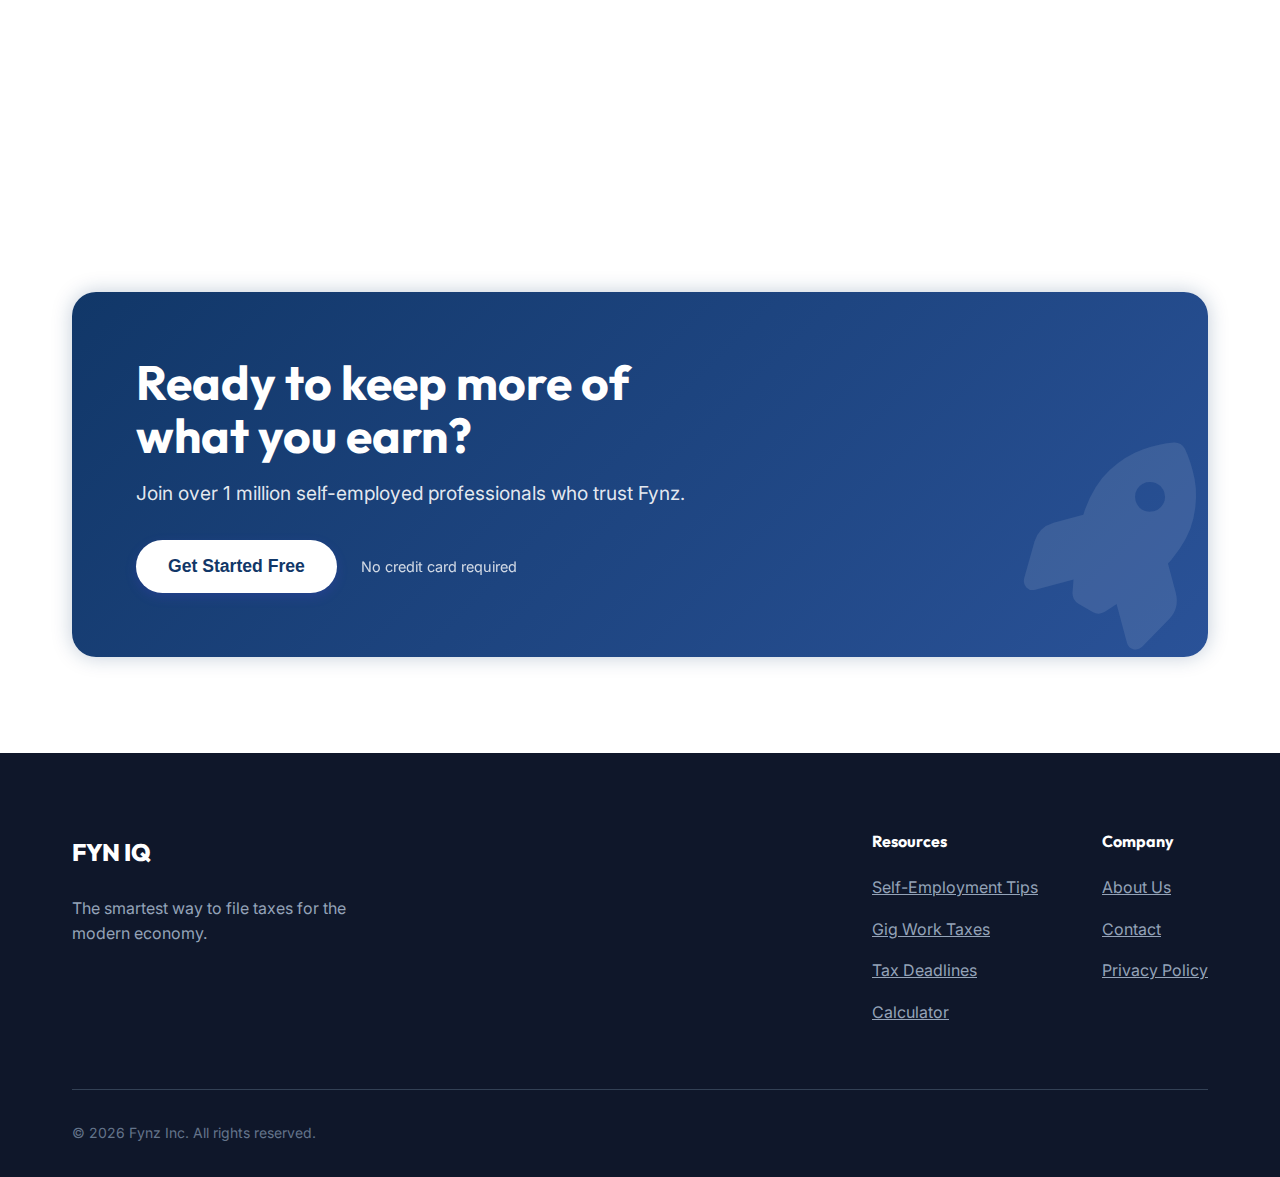
<file: self-employed.html>
<!DOCTYPE html>
<html lang="en">

<head>
    <meta charset="UTF-8">
    <meta name="viewport" content="width=device-width, initial-scale=1.0">
    <title>Fynz | Self-Employed Tax Profile</title>
    <link rel="stylesheet" href="style.css">
    <!-- Font Awesome for Icons -->
    <link rel="stylesheet" href="https://cdnjs.cloudflare.com/ajax/libs/font-awesome/6.4.0/css/all.min.css">
</head>

<body>

    <!-- Header -->
    <header>
        <div class="container">
            <nav>
                <a href="#" class="logo">
                    <div
                        style="background: var(--primary); color: white; width: 32px; height: 32px; border-radius: 8px; display: flex; align-items: center; justify-content: center; font-size: 1.2rem; margin-right: 2px;">
                        F</div>
                    <span class="logo-text">FYN IQ</span>
                </a>
                <div class="nav-links">
                    <a href="#features">Features</a>
                    <a href="#pricing">Pricing</a>
                    <a href="#faq">FAQ</a>
                    <a href="#resources">Resources</a>
                </div>
                <div style="display: flex; gap: 1rem;">
                    <button class="cta-button secondary">Sign In</button>
                    <button class="cta-button">Get Started</button>
                </div>
            </nav>
        </div>
    </header>

    <!-- Hero Section -->
    <section class="hero">
        <div class="container" style="display: flex; flex-wrap: wrap; align-items: center; width: 100%;">
            <div class="hero-content animate-fade-up">
                <div class="hero-subtitle">
                    Self-Employed & Gig Economy
                </div>
                <h1>Keep More of <br><span class="text-gradient animate-shimmer">What You Earn.</span></h1>
                <p class="hero-text">
                    The intelligent tax platform built for freelancers, contractors, and solo entrepreneurs.
                    Automate write-offs and file with confidence.
                </p>
                <div style="display: flex; gap: 1rem; flex-wrap: wrap;">
                    <button class="cta-button">Choose Assist & Review</button>
                    <button class="cta-button secondary">View Demo</button>
                </div>
            </div>

            <div class="hero-visual animate-fade-up">

                <!-- Background Image -->
                <div class="hero-bg-wrapper">
                    <img src="self-employed-hero.jpg" alt="Tax and Finance" class="hero-bg-image">
                </div>

                <!-- Floating Elements representing UI -->
                <div class="floating-card card-1">
                    <span class="stat-label">Potential Deductions</span>
                    <span class="stat-value">$12,450</span>
                    <div style="height: 6px; background: #f3f4f6; border-radius: 3px; margin-top: 10px;">
                        <div style="width: 70%; height: 100%; background: #a855f7; border-radius: 3px;"></div>
                    </div>
                </div>

                <div class="floating-card card-3">
                    <span class="stat-label">Audit Defence</span>
                    <div style="display: flex; align-items: center; gap: 8px;">
                        <span class="stat-value" style="color: #10b981; margin: 0;">Active</span>
                        <i class="fa-solid fa-shield-check" style="color: #10b981; font-size: 1.2rem;"></i>
                    </div>
                </div>

                <div class="floating-card card-2">
                    <div style="display: flex; align-items: center; gap: 10px; margin-bottom: 0.5rem;">
                        <i class="fa-solid fa-cloud-arrow-up" style="color: #3b82f6; font-size: 1.5rem;"></i>
                        <span class="stat-label"
                            style="color: var(--text-primary); font-weight: 600;">Auto-Import</span>
                    </div>
                    <span style="font-size: 0.85rem; color: var(--text-secondary);">Uber, Quickbooks, & Bank</span>
                </div>

            </div>
        </div>
    </section>

    <!-- Supported Platforms Ticker -->
    <section class="platforms-section">
        <div class="platforms-container">
            <!-- Duplicate content for infinite scroll illusion -->
            <div class="platforms-track">
                <div class="platform-logo"><i class="fa-brands fa-uber"></i> Uber</div>
                <div class="platform-logo"><i class="fa-brands fa-lyft"></i> Lyft</div>
                <div class="platform-logo"><i class="fa-brands fa-etsy"></i> Etsy</div>
                <div class="platform-logo"><i class="fa-brands fa-shopify"></i> Shopify</div>
                <div class="platform-logo"><i class="fa-solid fa-laptop-code"></i> Upwork</div>
                <div class="platform-logo"><i class="fa-solid fa-pen-nib"></i> Fiverr</div>
                <div class="platform-logo"><i class="fa-brands fa-airbnb"></i> Airbnb</div>
                <div class="platform-logo"><i class="fa-brands fa-youtube"></i> YouTube</div>
                <!-- Duplicate Set -->
                <div class="platform-logo"><i class="fa-brands fa-uber"></i> Uber</div>
                <div class="platform-logo"><i class="fa-brands fa-lyft"></i> Lyft</div>
                <div class="platform-logo"><i class="fa-brands fa-etsy"></i> Etsy</div>
                <div class="platform-logo"><i class="fa-brands fa-shopify"></i> Shopify</div>
                <div class="platform-logo"><i class="fa-solid fa-laptop-code"></i> Upwork</div>
                <div class="platform-logo"><i class="fa-solid fa-pen-nib"></i> Fiverr</div>
                <div class="platform-logo"><i class="fa-brands fa-airbnb"></i> Airbnb</div>
                <div class="platform-logo"><i class="fa-brands fa-youtube"></i> YouTube</div>
            </div>
        </div>
    </section>

    <!-- Our Process Section -->
    <section class="timeline-section">
        <div class="container">
            <div class="animate-fade-up" style="text-align: center;">
                <h2>Our <span class="text-gradient">Process</span></h2>
                <p style="font-size: 1.25rem; color: var(--text-primary); margin-bottom: 0.5rem; font-weight: 600;">From
                    Chaos to Filed.</p>
                <p style="color: var(--text-secondary);">Three simple steps to tax peace of mind.</p>
            </div>

            <div class="timeline-steps animate-fade-up">
                <div class="timeline-step">
                    <div class="step-number">1</div>
                    <h3 class="step-title">Connect Accounts</h3>
                    <p class="step-desc">Securely link your bank, Uber, or gig platforms. We import your T4As and
                        expenses automatically.</p>
                </div>
                <div class="timeline-step">
                    <div class="step-number">2</div>
                    <h3 class="step-title">AI Review</h3>
                    <p class="step-desc">Our engine scans every transaction to flag deductible business expenses you
                        might have missed.</p>
                </div>
                <div class="timeline-step">
                    <div class="step-number">3</div>
                    <h3 class="step-title">Expert Verify</h3>
                    <p class="step-desc">A real tax pro reviews your return on screen with you, then files it with the
                        CRA.</p>
                </div>
            </div>
        </div>
    </section>

    <!-- Pricing Section (From Reference) -->
    <section id="pricing" class="bg-secondary">
        <div class="container">
            <div class="animate-fade-up" style="text-align: center; margin-bottom: 3rem;">
                <h2>Expert Help On Your Terms</h2>
                <p style="color: var(--text-secondary);">Choose the plan that fits your business needs.</p>
            </div>

            <div class="pricing-card animate-zoom-in">
                <h3 style="font-size: 1.5rem;">Assist & Review</h3>
                <div class="price">
                    $124.90
                    <span class="price-sub">/ return</span>
                </div>
                <p style="color: var(--text-secondary); margin-bottom: 2rem;">
                    Get unlimited expert help as you do your taxes, and a final review before you file.
                </p>
                <button class="cta-button" style="width: 100%;">Get Started</button>

                <hr style="border: 0; border-top: 1px solid #e2e8f0; margin: 2rem 0;">

                <ul class="pricing-features">
                    <li><i class="fa-solid fa-check"></i> Report self-employment, contract, and side gig income</li>
                    <li><i class="fa-solid fa-check"></i> A tax expert helps find expenses and deductions</li>
                    <li><i class="fa-solid fa-check"></i> Final review by a tax expert for 100% accuracy</li>
                    <li><i class="fa-solid fa-check"></i> Supports Uber, Lyft, DoorDash & Skip the Dishes</li>
                </ul>
            </div>
        </div>
    </section>

    <!-- Write-Offs Section -->
    <section class="writeoff-section">
        <div class="container">
            <div class="animate-fade-up" style="text-align: center;">
                <h2>What Can I <span class="text-gradient">Write Off?</span></h2>
                <p style="color: var(--text-secondary);">Hover to uncover hidden tax savings.</p>
            </div>

            <div class="writeoff-grid animate-fade-up">

                <div class="writeoff-card tilt-card">
                    <div class="writeoff-icon"><i class="fa-solid fa-house-laptop"></i></div>
                    <h3>Home Office</h3>
                    <div class="writeoff-tip">Claim a % of rent, utilities, and internet based on workspace size!</div>
                </div>

                <div class="writeoff-card tilt-card">
                    <div class="writeoff-icon"><i class="fa-solid fa-car"></i></div>
                    <h3>Vehicle</h3>
                    <div class="writeoff-tip">Track business mileage or claim gas/insurance/repairs %!</div>
                </div>

                <div class="writeoff-card tilt-card">
                    <div class="writeoff-icon"><i class="fa-solid fa-mobile-screen"></i></div>
                    <h3>Phone & Data</h3>
                    <div class="writeoff-tip">Deduct the business portion of your monthly cell phone bill.</div>
                </div>

                <div class="writeoff-card tilt-card">
                    <div class="writeoff-icon"><i class="fa-solid fa-utensils"></i></div>
                    <h3>Meals</h3>
                    <div class="writeoff-tip">50% of food and drink costs for client meetings are deductible.</div>
                </div>

                <div class="writeoff-card tilt-card">
                    <div class="writeoff-icon"><i class="fa-solid fa-suitcase"></i></div>
                    <h3>Travel</h3>
                    <div class="writeoff-tip">Flights, hotels, and transit for business trips are 100% write-offs.</div>
                </div>

                <div class="writeoff-card tilt-card">
                    <div class="writeoff-icon"><i class="fa-brands fa-adobe"></i></div>
                    <h3>Software</h3>
                    <div class="writeoff-tip">Subscriptions like Adobe, Zoom, or hosting are fully deductible.</div>
                </div>

            </div>
        </div>
    </section>

    <!-- Estimator Section -->
    <section id="calculator">
        <div class="container">
            <div class="animate-fade-up" style="margin-bottom: 3rem; text-align: center;">
                <h2>How much could <span class="text-gradient">you save?</span></h2>
                <p style="color: var(--text-secondary);">Find hidden deductions with Fynz IQ.</p>
            </div>

            <div class="estimator-tool animate-fade-up">
                <div style="display: grid; grid-template-columns: 1fr 1fr; gap: 4rem; align-items: center;"
                    class="estimator-container">
                    <div class="input-group">
                        <label
                            style="display: block; margin-bottom: 1rem; font-weight: 600; color: var(--text-primary);">Annual
                            Self-Employed Income</label>
                        <div class="range-input-container">
                            <div style="display: flex; align-items: center; padding: 0.5rem;">
                                <span style="font-size: 1.5rem; color: var(--text-secondary);">$</span>
                                <input type="number" id="yearlyIncome" value="85000"
                                    style="font-size: 2rem; border: none; background: transparent; width: 100%; padding-left: 0.5rem; outline: none;">
                            </div>
                        </div>
                        <input type="range" id="incomeRange" min="20000" max="300000" value="85000" step="1000"
                            style="width: 100%; margin-top: 1.5rem; accent-color: var(--primary);">

                        <div style="margin-top: 2rem;">
                            <div style="display: flex; gap: 1rem; margin-bottom: 0.5rem;">
                                <i class="fa-solid fa-check" style="color: #10b981;"></i>
                                <span style="color: var(--text-secondary);">Calculates CPP & EI Contributions</span>
                            </div>
                            <div style="display: flex; gap: 1rem;">
                                <i class="fa-solid fa-check" style="color: #10b981;"></i>
                                <span style="color: var(--text-secondary);">Identifies GST/HST Obligations</span>
                            </div>
                        </div>
                    </div>

                    <div class="result-card">
                        <div
                            style="text-transform: uppercase; letter-spacing: 0.05em; font-size: 0.85rem; color: var(--text-secondary); margin-bottom: 0.5rem;">
                            Potential Savings</div>
                        <div id="estimatedSavings" class="result-amount"
                            style="font-size: 4rem; font-weight: 800; line-height: 1;">$2,550</div>
                        <div
                            style="background: white; padding: 1rem; border-radius: 8px; margin-top: 2rem; display: flex; align-items: center; gap: 1rem;">
                            <div
                                style="background: #ecfdf5; color: #10b981; width: 32px; height: 32px; display: flex; align-items: center; justify-content: center; border-radius: 50%;">
                                <i class="fa-solid fa-piggy-bank"></i>
                            </div>
                            <span style="font-size: 0.9rem; color: var(--text-secondary);">Benchmark: set aside 25-30%
                                for taxes.</span>
                        </div>
                    </div>
                </div>
            </div>
        </div>
    </section>

    <!-- Testimonials Section -->
    <section class="bg-secondary">
        <div class="container">
            <div class="animate-fade-up" style="text-align: center;">
                <h2>Trusted by over <span class="text-gradient">1 million people.</span></h2>
            </div>

            <div class="testimonial-grid">
                <div class="testimonial-card animate-fade-up">
                    <div class="quote-icon">“</div>
                    <p class="testimonial-text">I had a few things I was unsure about as a first-year self-employed
                        individual and having the call with the tax expert was a LIFE-SAVER!</p>
                    <div class="testimonial-author">— Z, Calgary, Alberta</div>
                </div>

                <div class="testimonial-card animate-fade-up" style="transition-delay: 0.1s;">
                    <div class="quote-icon">“</div>
                    <p class="testimonial-text">When I became self-employed, I decided to use Full Service. This is my
                        second year with tax expert Natalija. I give her 10 out of 10.</p>
                    <div class="testimonial-author">— Joe, Toronto, Ontario</div>
                </div>

                <div class="testimonial-card animate-fade-up" style="transition-delay: 0.2s;">
                    <div class="quote-icon">“</div>
                    <p class="testimonial-text">FYN iQ Self-Employed is very intuitive to use and self-explanatory.
                        Doing one's taxes has never been that easy!</p>
                    <div class="testimonial-author">— M, Vancouver, BC</div>
                </div>
            </div>
        </div>
    </section>

    <!-- Comparison Section: Old Way vs Fynz Way -->
    <section class="section-comparison">
        <div class="container">
            <div class="section-header text-center" style="margin-bottom: 3rem;">
                <h2>Why Switch to <span class="text-gradient">Fynz</span>?</h2>
                <p class="section-subtitle" style="color: var(--text-secondary);">Stop doing it the hard way.</p>
            </div>

            <div class="comparison-container">
                <!-- The Old Way -->
                <div class="comparison-card old-way">
                    <h3>The Old Way</h3>
                    <ul class="comparison-list">
                        <li>
                            <i class="fa-solid fa-xmark-circle"></i>
                            <span>Messy spreadsheets & shoeboxes</span>
                        </li>
                        <li>
                            <i class="fa-solid fa-xmark-circle"></i>
                            <span>Missed deductions & overpaying</span>
                        </li>
                        <li>
                            <i class="fa-solid fa-xmark-circle"></i>
                            <span>Stressful last-minute filing</span>
                        </li>
                        <li>
                            <i class="fa-solid fa-xmark-circle"></i>
                            <span>Fear of audits & penalties</span>
                        </li>
                    </ul>
                </div>

                <!-- VS Badge -->
                <div class="vs-badge">VS</div>

                <!-- The Fynz Way -->
                <div class="comparison-card fynz-way">
                    <h3>The Fynz Way</h3>
                    <ul class="comparison-list">
                        <li>
                            <i class="fa-solid fa-check-circle"></i>
                            <span>Auto-import from bank & apps</span>
                        </li>
                        <li>
                            <i class="fa-solid fa-check-circle"></i>
                            <span>Real-time tax estimates</span>
                        </li>
                        <li>
                            <i class="fa-solid fa-check-circle"></i>
                            <span>Maximize refund automatically</span>
                        </li>
                        <li>
                            <i class="fa-solid fa-check-circle"></i>
                            <span>Full Audit Defence included</span>
                        </li>
                    </ul>
                </div>
            </div>
        </div>
    </section>

    <!-- Understanding Self-Employed Tax Section -->
    <section class="bg-secondary">
        <div class="container">
            <div class="animate-fade-up" style="text-align: center; margin-bottom: 3rem;">
                <h2>Understanding Self-Employed <br><span class="text-gradient">Income Tax Filing</span></h2>
                <p style="color: var(--text-secondary); max-width: 600px; margin: 0 auto; margin-top: 1rem;">
                    Key information to help you navigate your first filing with confidence.
                </p>
            </div>

            <div class="features-grid" style="grid-template-columns: repeat(auto-fit, minmax(250px, 1fr));">

                <!-- Card 1 -->
                <div class="flip-card animate-fade-up">
                    <div class="flip-card-inner">
                        <div class="flip-card-front">
                            <div class="flip-icon-wrapper">
                                <i class="fa-solid fa-user-tag"></i>
                            </div>
                            <h3 style="font-size: 1.25rem; font-weight: 700;">Who is <br>Self-Employed?</h3>
                            <div class="flip-hint"><i class="fa-solid fa-rotate"></i> Hover to learn</div>
                        </div>
                        <div class="flip-card-back">
                            <h3 style="margin-bottom: 1rem;">The Definition</h3>
                            <p>If you work for yourself, have a side hustle, or are an independent contractor, you are
                                self-employed. This applies <strong>even if you also have a full-time job.</strong></p>
                        </div>
                    </div>
                </div>

                <!-- Card 2 -->
                <div class="flip-card animate-fade-up" style="transition-delay: 0.1s;">
                    <div class="flip-card-inner">
                        <div class="flip-card-front">
                            <div class="flip-icon-wrapper">
                                <i class="fa-solid fa-file-signature"></i>
                            </div>
                            <h3 style="font-size: 1.25rem; font-weight: 700;">What is <br>Form T2125?</h3>
                            <div class="flip-hint"><i class="fa-solid fa-rotate"></i> Hover to learn</div>
                        </div>
                        <div class="flip-card-back">
                            <h3 style="margin-bottom: 1rem;">Statement of Business</h3>
                            <p>This is the standard form used to report all your self-employment income and expenses to
                                the CRA. It's essential for filing.</p>
                        </div>
                    </div>
                </div>

                <!-- Card 3 -->
                <div class="flip-card animate-fade-up" style="transition-delay: 0.2s;">
                    <div class="flip-card-inner">
                        <div class="flip-card-front">
                            <div class="flip-icon-wrapper">
                                <i class="fa-solid fa-calculator"></i>
                            </div>
                            <h3 style="font-size: 1.25rem; font-weight: 700;">How is Tax <br>Calculated?</h3>
                            <div class="flip-hint"><i class="fa-solid fa-rotate"></i> Hover to learn</div>
                        </div>
                        <div class="flip-card-back">
                            <h3 style="margin-bottom: 1rem;">Tax on Profit</h3>
                            <p>Total Income - Eligible Expenses = <strong>Net Income</strong>. <br><br>You are only
                                taxed on this Net Income amount, not your total revenue.</p>
                        </div>
                    </div>
                </div>

                <!-- Card 4 -->
                <div class="flip-card animate-fade-up" style="transition-delay: 0.3s;">
                    <div class="flip-card-inner">
                        <div class="flip-card-front">
                            <div class="flip-icon-wrapper">
                                <i class="fa-solid fa-shop"></i>
                            </div>
                            <h3 style="font-size: 1.25rem; font-weight: 700;">What is the <br>$30k Rule?</h3>
                            <div class="flip-hint"><i class="fa-solid fa-rotate"></i> Hover to learn</div>
                        </div>
                        <div class="flip-card-back">
                            <h3 style="margin-bottom: 1rem;">GST/HST Registration</h3>
                            <p>Once you earn more than <strong>$30,000</strong> in a single year (or any 4 consecutive
                                quarters), you <strong>must</strong> register for a GST/HST number.</p>
                        </div>
                    </div>
                </div>

            </div>
        </div>
    </section>

    <!-- FAQ Section -->
    <section id="faq">
        <div class="container" style="max-width: 900px;">
            <div class="animate-fade-up" style="text-align: center; margin-bottom: 3rem;">
                <h2>Frequently Asked Questions</h2>
            </div>

            <div class="accordion animate-fade-up">

                <div class="accordion-item">
                    <button class="accordion-header">
                        When are taxes due for self-employed Canadians?
                        <span class="accordion-icon"><i class="fa-solid fa-chevron-down"></i></span>
                    </button>
                    <div class="accordion-content">
                        <p>If you're self-employed, you have until June 15, 2025 to file your tax return. But remember,
                            any balance owed must still be paid by April 30, 2025. If you have self-employment income,
                            it's a good idea to prepare your tax return well before April 30 to calculate if you have a
                            balance owed.</p>
                    </div>
                </div>

                <div class="accordion-item">
                    <button class="accordion-header">
                        How much money should I set aside for taxes?
                        <span class="accordion-icon"><i class="fa-solid fa-chevron-down"></i></span>
                    </button>
                    <div class="accordion-content">
                        <p>It depends on your situation, but a good benchmark is to set aside 25% to 30% of your income
                            earned to cover self-employed taxes including federal income tax, provincial income tax, and
                            GST/HST sales tax.</p>
                    </div>
                </div>

                <div class="accordion-item">
                    <button class="accordion-header">
                        How do I calculate CPP and EI if self-employed?
                        <span class="accordion-icon"><i class="fa-solid fa-chevron-down"></i></span>
                    </button>
                    <div class="accordion-content">
                        <p>CPP contributions are based on your net self-employment income between the minimum ($3,500)
                            and maximum ceiling. The self-employed contribution rate is 11.4%. You generally do not have
                            to pay EI premiums unless you opt into the EI benefits program for self-employed
                            individuals.</p>
                    </div>
                </div>

                <div class="accordion-item">
                    <button class="accordion-header">
                        Can I be an employee and self-employed?
                        <span class="accordion-icon"><i class="fa-solid fa-chevron-down"></i></span>
                    </button>
                    <div class="accordion-content">
                        <p>Yes. You can be an employee and an independent contractor at the same time. Determining your
                            status depends on the nature of the work relationship, control over work, ownership of
                            tools, and opportunity for profit/risk.</p>
                    </div>
                </div>

                <div class="accordion-item">
                    <button class="accordion-header">
                        How do I file a GST/HST return?
                        <span class="accordion-icon"><i class="fa-solid fa-chevron-down"></i></span>
                    </button>
                    <div class="accordion-content">
                        <p>To file, you need to register for a GST/HST number, select an accounting method, and know
                            your due dates. You'll calculate total sales, tax collected, and tax paid (Input Tax
                            Credits). You can file online through GST/HST NETFILE or allow a tax expert to handle it for
                            you.</p>
                    </div>
                </div>

            </div>
        </div>
    </section>

    <!-- Final CTA Banner -->
    <section class="cta-banner-section">
        <div class="container">
            <div class="cta-banner">
                <div class="cta-content">
                    <h2>Ready to keep more of what you earn?</h2>
                    <p>Join over 1 million self-employed professionals who trust Fynz.</p>
                    <div class="cta-buttons">
                        <button class="cta-button secondary-style">Get Started Free</button>
                        <span class="cta-note">No credit card required</span>
                    </div>
                </div>
                <div class="cta-visual-decoration">
                    <i class="fa-solid fa-rocket launch-icon"></i>
                </div>
            </div>
        </div>
    </section>

    <!-- Footer -->
    <footer>
        <div class="container">
            <div style="display: flex; flex-wrap: wrap; justify-content: space-between; gap: 3rem;">
                <div>
                    <a href="#" class="logo" style="margin-bottom: 1.5rem;">
                        <span class="logo-text">FYN IQ</span>
                    </a>
                    <p style="color: #94a3b8; max-width: 300px;">
                        The smartest way to file taxes for the modern economy.
                    </p>
                </div>

                <div style="display: flex; gap: 4rem; flex-wrap: wrap;">
                    <div>
                        <h4 style="color: white; margin-bottom: 1.5rem;">Resources</h4>
                        <ul style="list-style: none; display: flex; flex-direction: column; gap: 1rem;">
                            <li><a href="#">Self-Employment Tips</a></li>
                            <li><a href="#">Gig Work Taxes</a></li>
                            <li><a href="#">Tax Deadlines</a></li>
                            <li><a href="#">Calculator</a></li>
                        </ul>
                    </div>
                    <div>
                        <h4 style="color: white; margin-bottom: 1.5rem;">Company</h4>
                        <ul style="list-style: none; display: flex; flex-direction: column; gap: 1rem;">
                            <li><a href="#">About Us</a></li>
                            <li><a href="#">Contact</a></li>
                            <li><a href="#">Privacy Policy</a></li>
                        </ul>
                    </div>
                </div>
            </div>

            <div
                style="border-top: 1px solid #334155; margin-top: 4rem; padding-top: 2rem; color: #64748b; font-size: 0.875rem;">
                &copy; 2026 Fynz Inc. All rights reserved.
            </div>
        </div>
    </footer>

    <script src="script.js"></script>
</body>

</html>
</file>
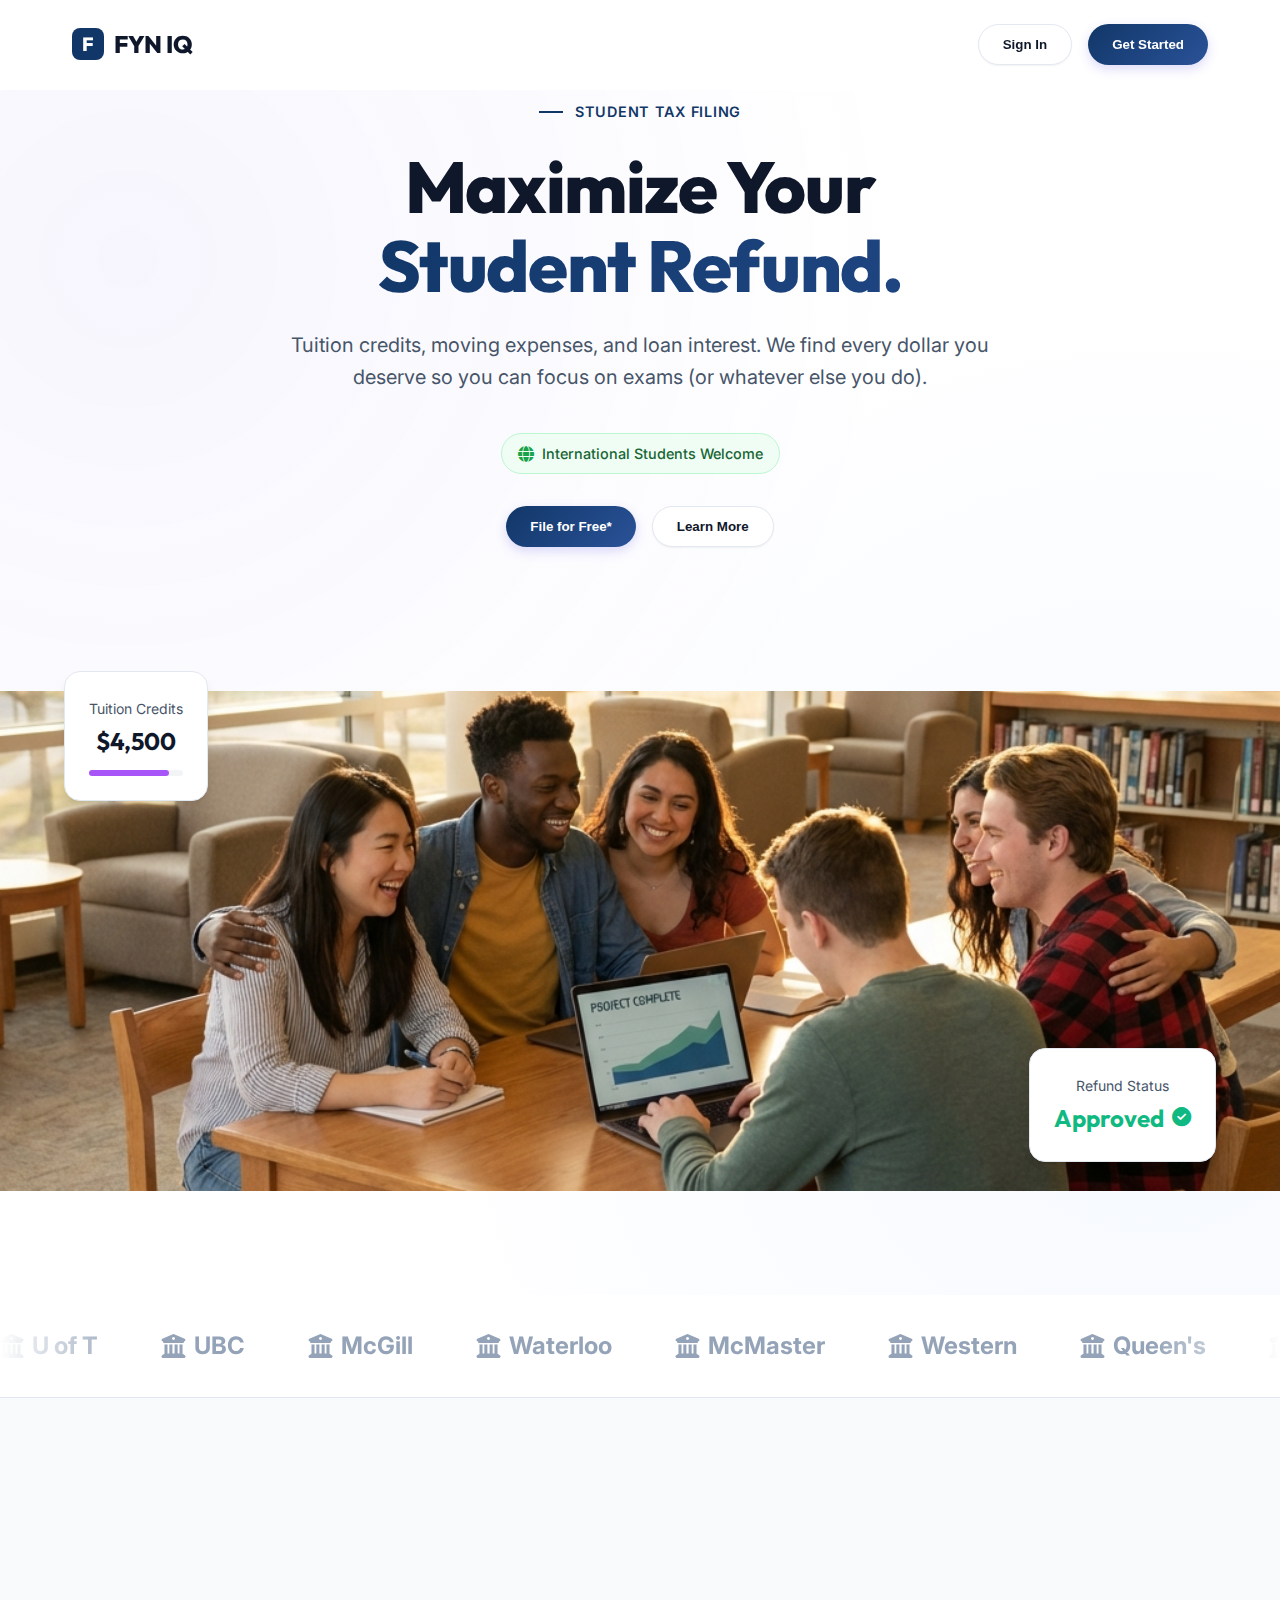
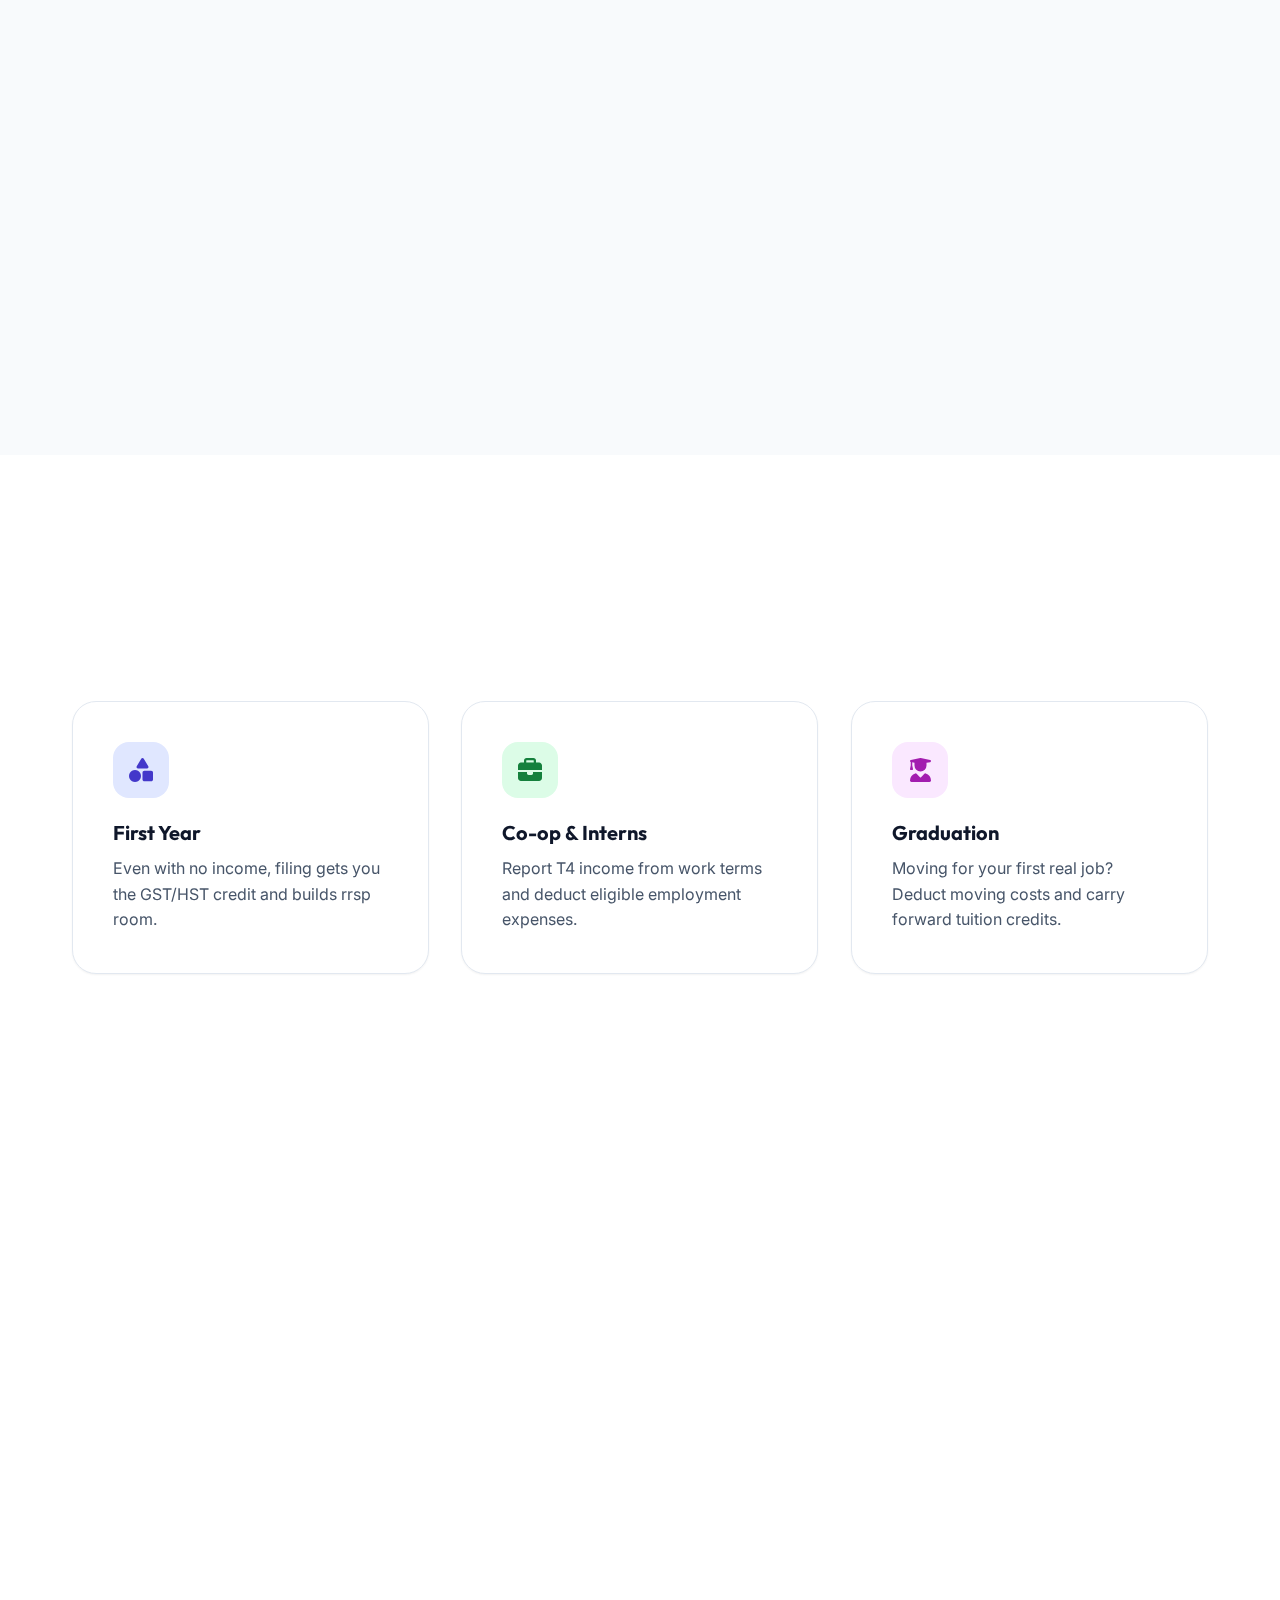
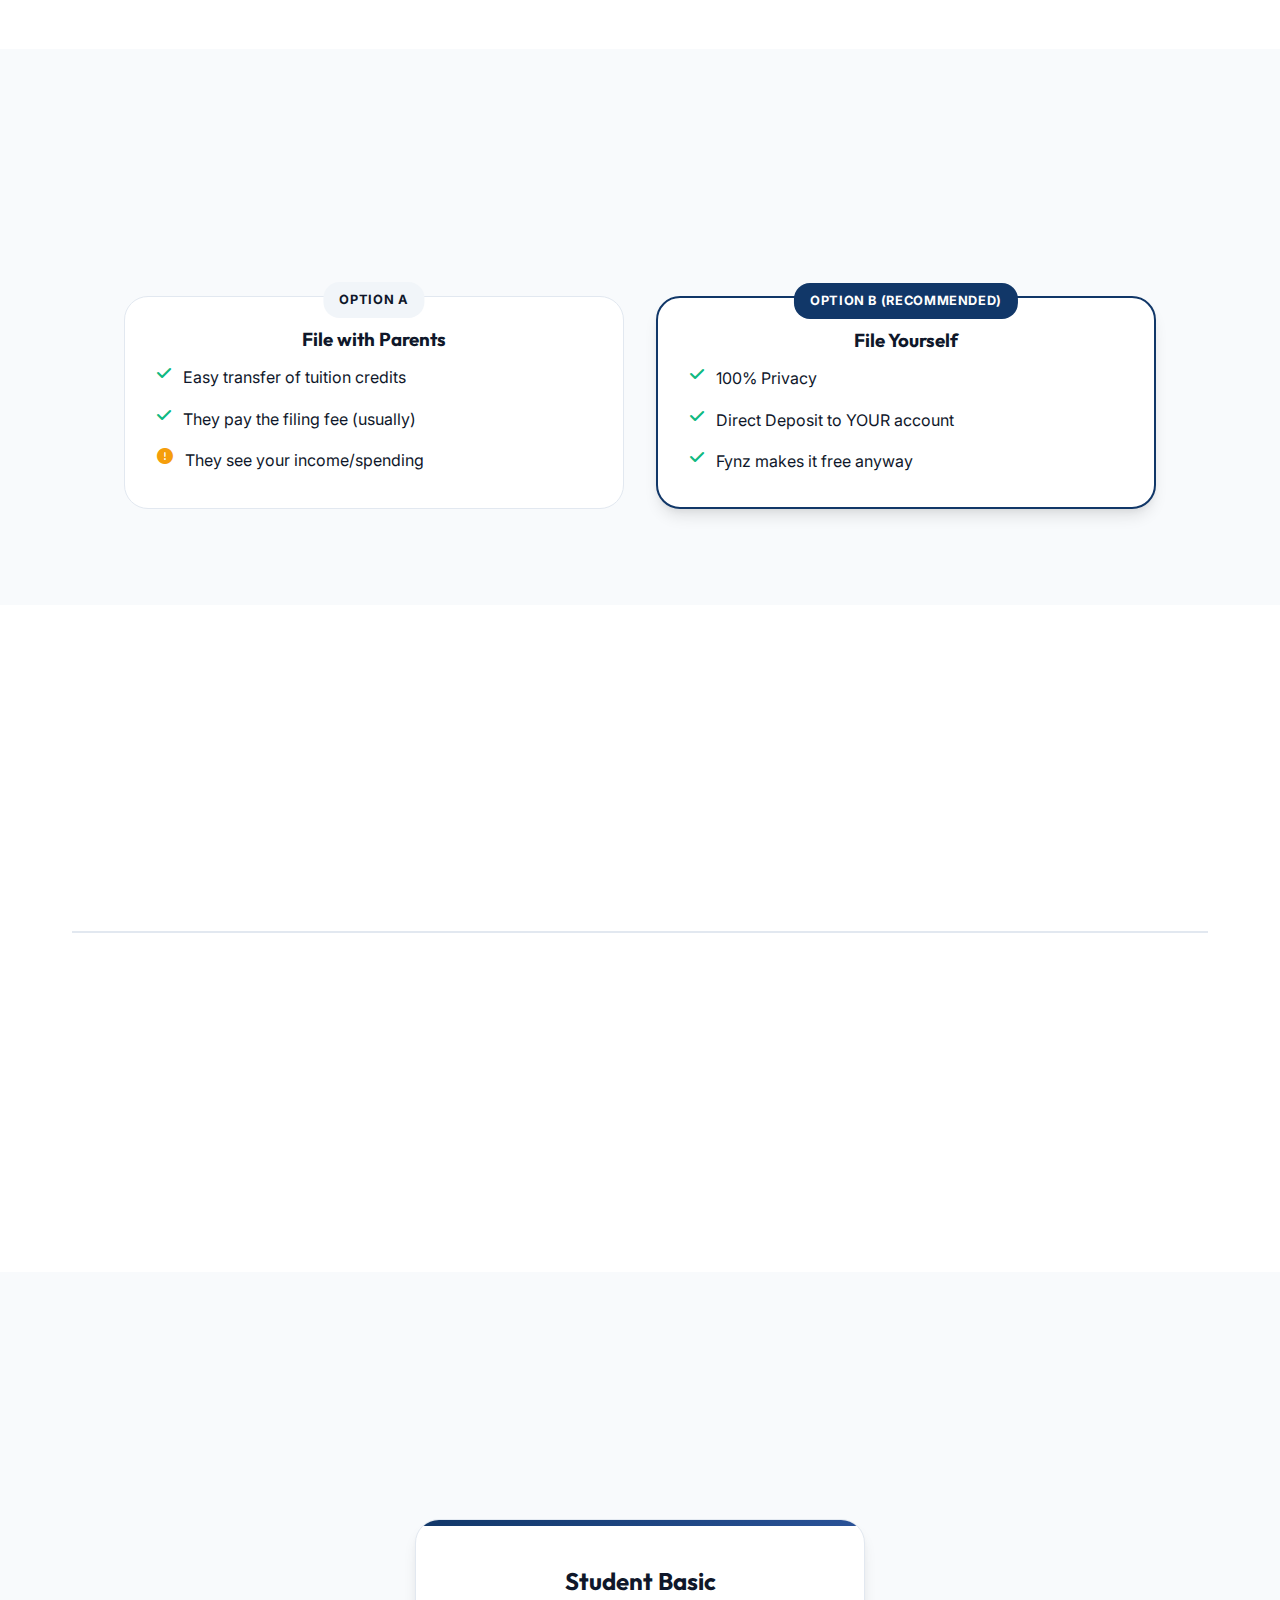
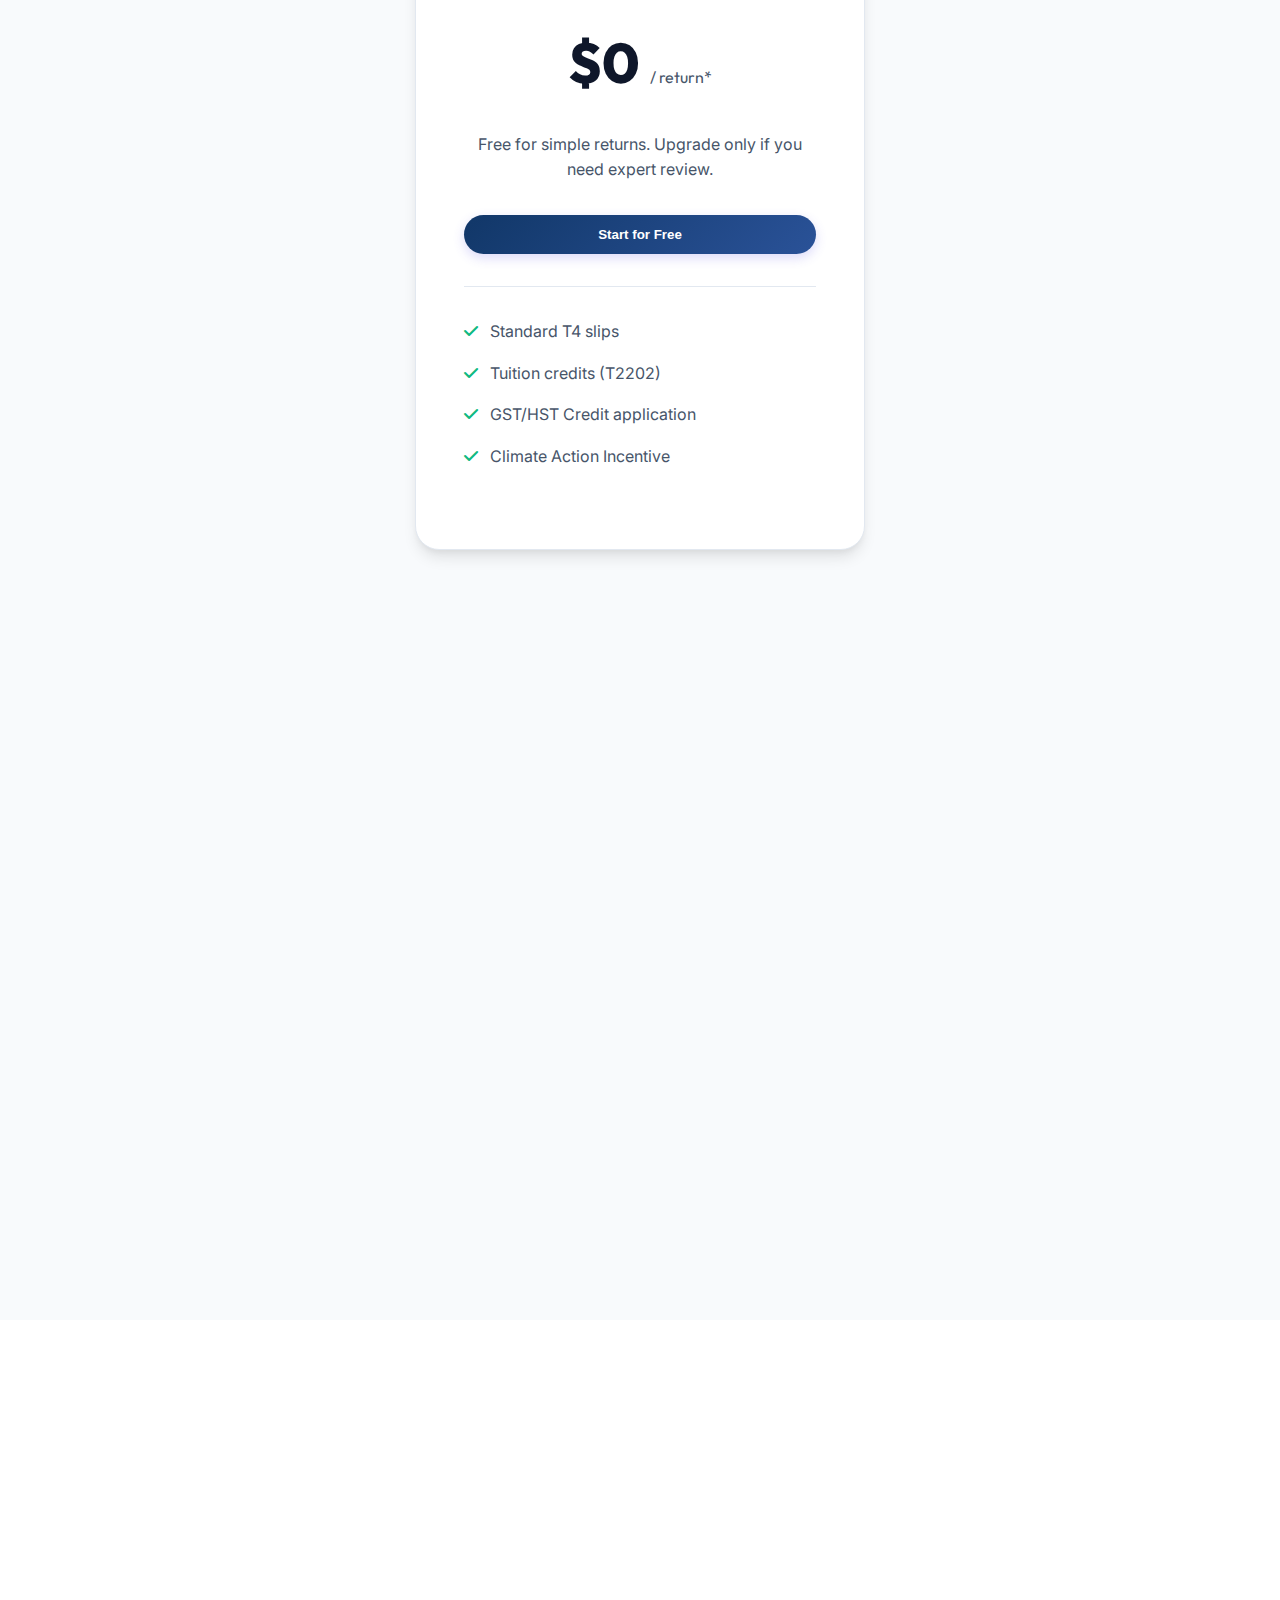
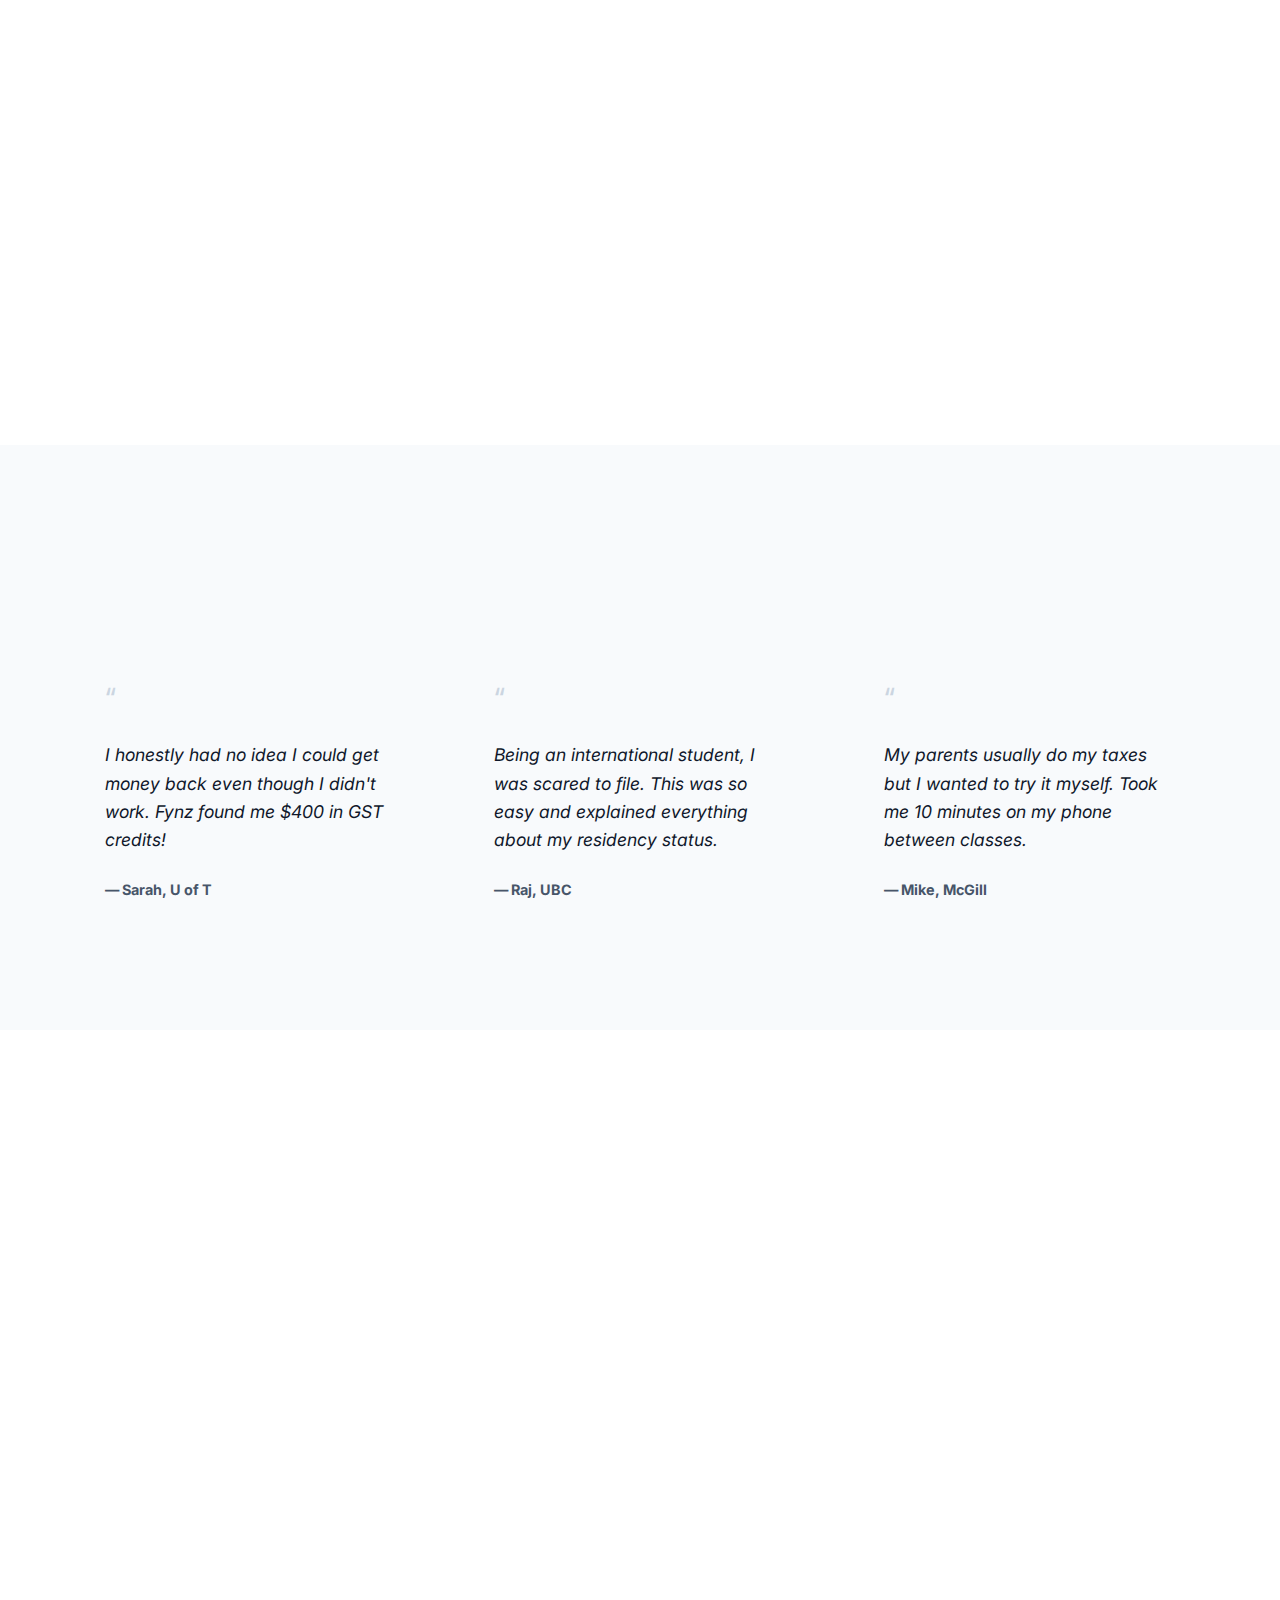
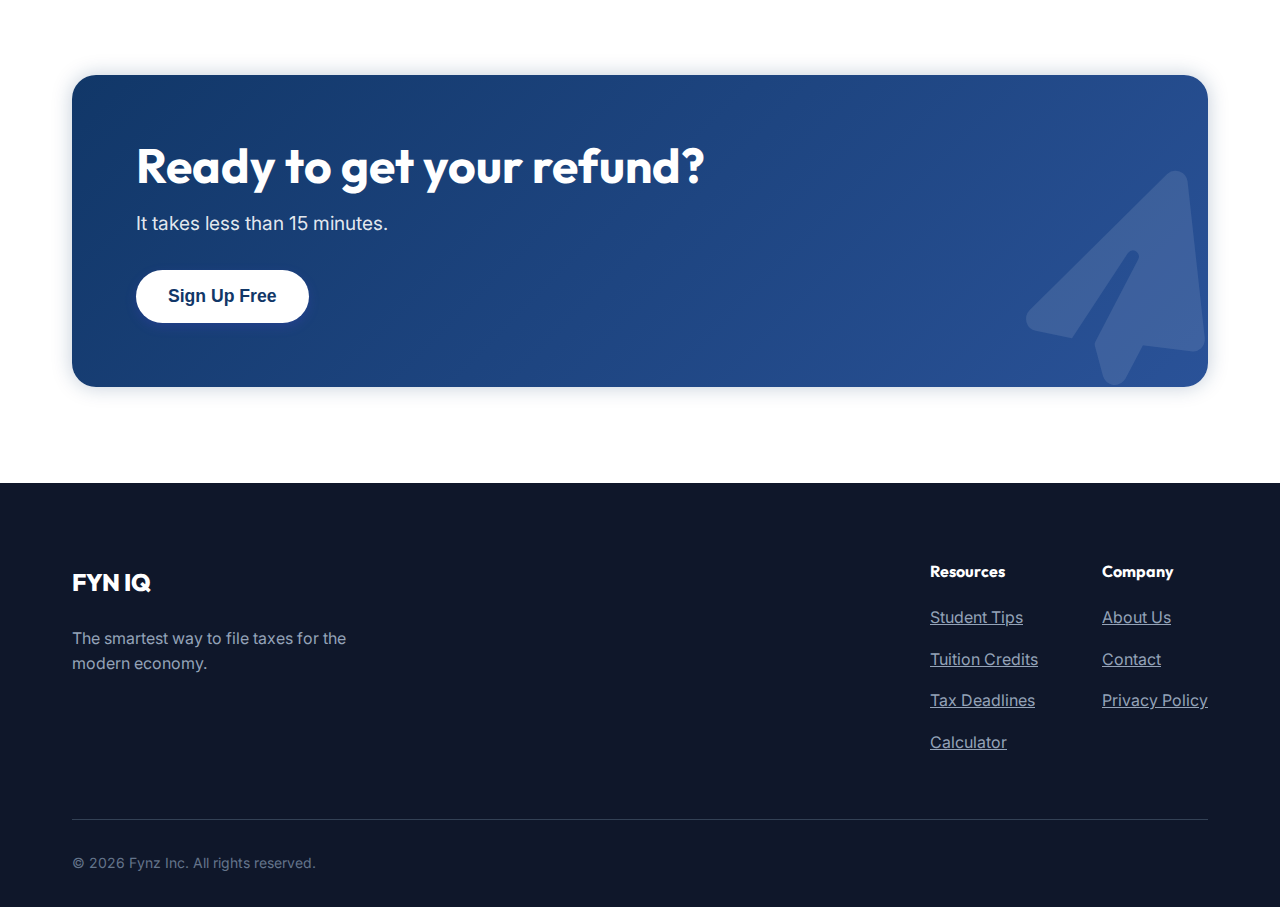
<file: students.html>
<!DOCTYPE html>
<html lang="en">

<head>
    <meta charset="UTF-8">
    <meta name="viewport" content="width=device-width, initial-scale=1.0">
    <title>Fynz | Student Tax Freedom</title>
    <link rel="stylesheet" href="style.css">
    <!-- Font Awesome for Icons -->
    <link rel="stylesheet" href="https://cdnjs.cloudflare.com/ajax/libs/font-awesome/6.4.0/css/all.min.css">
</head>

<body class="student-page">

    <!-- Header -->
    <header>
        <div class="container">
            <nav>
                <a href="#" class="logo">
                    <div
                        style="background: var(--primary); color: white; width: 32px; height: 32px; border-radius: 8px; display: flex; align-items: center; justify-content: center; font-size: 1.2rem; margin-right: 2px;">
                        F</div>
                    <span class="logo-text">FYN IQ</span>
                </a>
                <div class="nav-links">
                    <a href="#features">Features</a>
                    <a href="#pricing">Pricing</a>
                    <a href="#faq">FAQ</a>
                    <a href="#resources">Resources</a>
                </div>
                <div style="display: flex; gap: 1rem;">
                    <button class="cta-button secondary">Sign In</button>
                    <button class="cta-button">Get Started</button>
                </div>
            </nav>
        </div>
    </header>

    <!-- Hero Section -->
    <!-- Hero Section (Center Aligned for Student Page) -->
    <section class="hero student-hero">
        <div class="container" style="display: flex; flex-direction: column; align-items: center; text-align: center;">
            <div class="hero-subtitle">
                Student Tax Filing
            </div>
            <h1>Maximize Your <br><span class="text-gradient animate-shimmer">Student Refund.</span></h1>
            <p class="hero-text" style="max-width: 700px; margin-left: auto; margin-right: auto;">
                Tuition credits, moving expenses, and loan interest. We find every dollar you deserve so you can
                focus on exams (or whatever else you do).
            </p>

            <div
                style="margin-bottom: 2rem; display: flex; align-items: center; gap: 0.5rem; background: #f0fdf4; padding: 0.5rem 1rem; border-radius: 2rem; width: fit-content; border: 1px solid #bbf7d0;">
                <i class="fa-solid fa-globe" style="color: #16a34a;"></i>
                <span style="color: #166534; font-size: 0.9rem; font-weight: 500;">International Students
                    Welcome</span>
            </div>

            <div style="display: flex; gap: 1rem; flex-wrap: wrap; justify-content: center; margin-bottom: 3rem;">
                <button class="cta-button">File for Free*</button>
                <button class="cta-button secondary">Learn More</button>
            </div>

        </div><!-- End Container for Text -->

        <!-- Hero Visual (Full Width) -->
        <div class="hero-visual-wide animate-fade-up visible show-animate"
            style="width: 100%; position: relative; margin-top: 2rem;">
            <div class="floating-card card-1" style="top: -20px; left: 5%;">
                <span class="stat-label">Tuition Credits</span>
                <span class="stat-value">$4,500</span>
                <div style="height: 6px; background: #f3f4f6; border-radius: 3px; margin-top: 10px;">
                    <div style="width: 85%; height: 100%; background: #a855f7; border-radius: 3px;"></div>
                </div>
            </div>

            <div class="floating-card card-3" style="bottom: -20px; right: 5%; top: auto;">
                <span class="stat-label">Refund Status</span>
                <div style="display: flex; align-items: center; gap: 8px;">
                    <span class="stat-value" style="color: #10b981; margin: 0;">Approved</span>
                    <i class="fa-solid fa-check-circle" style="color: #10b981; font-size: 1.2rem;"></i>
                </div>
            </div>

            <img src="student-hero.jpg" alt="Student Lifestyle"
                style="width: 100%; height: 500px; object-fit: cover; border-radius: 0; box-shadow: none;">
        </div>
    </section>

    <!-- Supported Schools Ticker -->
    <section class="platforms-section">
        <div class="platforms-container">
            <div class="platforms-track">
                <div class="platform-logo"><i class="fa-solid fa-university"></i> U of T</div>
                <div class="platform-logo"><i class="fa-solid fa-university"></i> UBC</div>
                <div class="platform-logo"><i class="fa-solid fa-university"></i> McGill</div>
                <div class="platform-logo"><i class="fa-solid fa-university"></i> Waterloo</div>
                <div class="platform-logo"><i class="fa-solid fa-university"></i> McMaster</div>
                <div class="platform-logo"><i class="fa-solid fa-university"></i> Western</div>
                <div class="platform-logo"><i class="fa-solid fa-university"></i> Queen's</div>
                <div class="platform-logo"><i class="fa-solid fa-university"></i> Alberta</div>
                <!-- Duplicate Set -->
                <div class="platform-logo"><i class="fa-solid fa-university"></i> U of T</div>
                <div class="platform-logo"><i class="fa-solid fa-university"></i> UBC</div>
                <div class="platform-logo"><i class="fa-solid fa-university"></i> McGill</div>
                <div class="platform-logo"><i class="fa-solid fa-university"></i> Waterloo</div>
                <div class="platform-logo"><i class="fa-solid fa-university"></i> McMaster</div>
                <div class="platform-logo"><i class="fa-solid fa-university"></i> Western</div>
                <div class="platform-logo"><i class="fa-solid fa-university"></i> Queen's</div>
                <div class="platform-logo"><i class="fa-solid fa-university"></i> Alberta</div>
            </div>
        </div>
    </section>

    <!-- Did You Know? (Free Cash) Section -->
    <section class="bg-secondary">
        <div class="container">
            <div class="animate-fade-up"
                style="display: flex; flex-direction: column; align-items: center; text-align: center; max-width: 800px; margin: 0 auto;">
                <div
                    style="background: #e0e7ff; color: var(--primary); width: 64px; height: 64px; border-radius: 50%; display: flex; align-items: center; justify-content: center; font-size: 1.5rem; margin-bottom: 1.5rem;">
                    <i class="fa-solid fa-lightbulb"></i>
                </div>
                <h2>Did you know? <span class="text-gradient">No income = Free money.</span></h2>
                <p style="font-size: 1.25rem; color: var(--text-secondary); margin-top: 1rem;">
                    Even if you earned $0, filing taxes makes you eligible for government payments like the
                    <strong>GST/HST Credit</strong> and <strong>Carbon Tax Rebate</strong>.
                </p>
                <div
                    style="margin-top: 2rem; padding: 1.5rem; background: white; border: 1px solid #e2e8f0; border-radius: 1rem; box-shadow: 0 4px 6px -1px rgba(0, 0, 0, 0.1);">
                    <div style="font-weight: 700; color: #10b981; font-size: 2rem; margin-bottom: 0.5rem;">Up to $500+ /
                        year</div>
                    <div style="color: var(--text-secondary);">In straight cash deposits to your bank account. Just for
                        filing.</div>
                </div>
            </div>
        </div>
    </section>

    <!-- Student Life Stages Section -->
    <section>
        <div class="container">
            <div class="animate-fade-up" style="text-align: center; margin-bottom: 3rem;">
                <h2>Every Stage of <span class="text-gradient">Student Life</span></h2>
                <p style="color: var(--text-secondary);">We've got you covered from frosh week to graduation.</p>
            </div>

            <div class="features-grid">
                <div class="feature-card tilt-card">
                    <div class="feature-icon" style="background: #e0e7ff; color: #4338ca;">
                        <i class="fa-solid fa-shapes"></i>
                    </div>
                    <h3 class="feature-title">First Year</h3>
                    <p style="color: var(--text-secondary);">Even with no income, filing gets you the GST/HST credit and
                        builds rrsp room.</p>
                </div>
                <div class="feature-card tilt-card">
                    <div class="feature-icon" style="background: #dcfce7; color: #15803d;">
                        <i class="fa-solid fa-briefcase"></i>
                    </div>
                    <h3 class="feature-title">Co-op & Interns</h3>
                    <p style="color: var(--text-secondary);">Report T4 income from work terms and deduct eligible
                        employment expenses.</p>
                </div>
                <div class="feature-card tilt-card">
                    <div class="feature-icon" style="background: #fae8ff; color: #a21caf;">
                        <i class="fa-solid fa-user-graduate"></i>
                    </div>
                    <h3 class="feature-title">Graduation</h3>
                    <p style="color: var(--text-secondary);">Moving for your first real job? Deduct moving costs and
                        carry forward tuition credits.</p>
                </div>
            </div>
        </div>
    </section>

    <!-- Checklist Section -->
    <section>
        <div class="container">
            <div class="animate-fade-up" style="text-align: center; margin-bottom: 3rem;">
                <h2>Simple Student <span class="text-gradient">Checklist</span></h2>
                <p style="color: var(--text-secondary);">Grab these 4 things and you're ready to go.</p>
            </div>

            <div class="checklist-grid animate-fade-up">
                <div class="checklist-item">
                    <div class="checklist-number">1</div>
                    <h3>T2202 Form</h3>
                    <p>Download this from your university or college student portal.</p>
                </div>
                <div class="checklist-item">
                    <div class="checklist-number">2</div>
                    <h3>T4 Slips</h3>
                    <p>Only if you had a part-time job or summer internship.</p>
                </div>
                <div class="checklist-item">
                    <div class="checklist-number">3</div>
                    <h3>Direct Deposit Info</h3>
                    <p>So the CRA can deposit your refund straight to your bank.</p>
                </div>
                <div class="checklist-item">
                    <div class="checklist-number">4</div>
                    <h3>Date of Entry</h3>
                    <p><strong>International Students only:</strong> The date you arrived in Canada.</p>
                </div>
            </div>
        </div>
    </section>

    <!-- The Parent Trap Section -->
    <section class="bg-secondary" style="overflow: hidden;">
        <div class="container">
            <div class="animate-fade-up" style="text-align: center; margin-bottom: 3rem;">
                <h2>The <span class="text-gradient">Parent Trap</span></h2>
                <p style="color: var(--text-secondary);">Should mom and dad do it?</p>
            </div>

            <div style="display: flex; flex-wrap: wrap; gap: 2rem; justify-content: center;">

                <!-- Option A -->
                <div
                    style="background: white; padding: 2rem; border-radius: 1.5rem; flex: 1; min-width: 300px; max-width: 500px; border: 1px solid var(--border-light); position: relative;">
                    <div
                        style="position: absolute; top: -15px; left: 50%; transform: translateX(-50%); background: #f1f5f9; padding: 0.5rem 1rem; border-radius: 1rem; font-weight: 700; font-size: 0.8rem; letter-spacing: 0.05em; text-transform: uppercase;">
                        Option A</div>
                    <h3 style="text-align: center; margin-bottom: 1rem;">File with Parents</h3>
                    <ul style="list-style: none; display: flex; flex-direction: column; gap: 1rem;">
                        <li style="display: flex; gap: 0.75rem;"><i class="fa-solid fa-check"
                                style="color: #10b981;"></i> <span>Easy transfer of tuition credits</span></li>
                        <li style="display: flex; gap: 0.75rem;"><i class="fa-solid fa-check"
                                style="color: #10b981;"></i> <span>They pay the filing fee (usually)</span></li>
                        <li style="display: flex; gap: 0.75rem;"><i class="fa-solid fa-exclamation-circle"
                                style="color: #f59e0b;"></i> <span>They see your income/spending</span></li>
                    </ul>
                </div>

                <!-- Option B -->
                <div
                    style="background: white; padding: 2rem; border-radius: 1.5rem; flex: 1; min-width: 300px; max-width: 500px; border: 2px solid var(--primary); position: relative; box-shadow: var(--shadow-lg);">
                    <div
                        style="position: absolute; top: -15px; left: 50%; transform: translateX(-50%); background: var(--primary); color: white; padding: 0.5rem 1rem; border-radius: 1rem; font-weight: 700; font-size: 0.8rem; letter-spacing: 0.05em; text-transform: uppercase;">
                        Option B (Recommended)</div>
                    <h3 style="text-align: center; margin-bottom: 1rem;">File Yourself</h3>
                    <ul style="list-style: none; display: flex; flex-direction: column; gap: 1rem;">
                        <li style="display: flex; gap: 0.75rem;"><i class="fa-solid fa-check"
                                style="color: #10b981;"></i> <span>100% Privacy</span></li>
                        <li style="display: flex; gap: 0.75rem;"><i class="fa-solid fa-check"
                                style="color: #10b981;"></i> <span>Direct Deposit to YOUR account</span></li>
                        <li style="display: flex; gap: 0.75rem;"><i class="fa-solid fa-check"
                                style="color: #10b981;"></i> <span>Fynz makes it free anyway</span></li>
                    </ul>
                </div>

            </div>
        </div>
    </section>

    <!-- Our Process Section -->
    <section class="timeline-section">
        <div class="container">
            <div class="animate-fade-up" style="text-align: center;">
                <h2>Our <span class="text-gradient">Process</span></h2>
                <p style="font-size: 1.25rem; color: var(--text-primary); margin-bottom: 0.5rem; font-weight: 600;">
                    Grades are hard. Taxes are easy.</p>
                <p style="color: var(--text-secondary);">Get it done in minutes, not hours.</p>
            </div>

            <div class="timeline-steps">
                <div class="timeline-step animate-slide-left">
                    <div class="step-visual">
                        <div
                            style="width: 64px; height: 64px; background: #e0e7ff; color: #4338ca; border-radius: 16px; display: flex; align-items: center; justify-content: center; font-size: 1.75rem; margin-bottom: 1.5rem;">
                            <i class="fa-solid fa-plug"></i>
                        </div>
                    </div>
                    <div class="step-number">1</div>
                    <h3 class="step-title">Connect CRA</h3>
                    <p class="step-desc">Link your CRA My Account to automatically import tuition slips (T2202) and
                        income.</p>
                </div>
                <div class="timeline-step animate-slide-right">
                    <div class="step-visual">
                        <div
                            style="width: 64px; height: 64px; background: #dcfce7; color: #15803d; border-radius: 16px; display: flex; align-items: center; justify-content: center; font-size: 1.75rem; margin-bottom: 1.5rem;">
                            <i class="fa-solid fa-clipboard-question"></i>
                        </div>
                    </div>
                    <div class="step-number">2</div>
                    <h3 class="step-title">Answer Questions</h3>
                    <p class="step-desc">Simple "yes or no" questions about rent, moving expenses, and student loans.
                    </p>
                </div>
                <div class="timeline-step animate-slide-left">
                    <div class="step-visual">
                        <div
                            style="width: 64px; height: 64px; background: #fae8ff; color: #a21caf; border-radius: 16px; display: flex; align-items: center; justify-content: center; font-size: 1.75rem; margin-bottom: 1.5rem;">
                            <i class="fa-solid fa-money-bill-wave"></i>
                        </div>
                    </div>
                    <div class="step-number">3</div>
                    <h3 class="step-title">Get Refund</h3>
                    <p class="step-desc">We optimize your return to maximize your refund or carry-forward credits.</p>
                </div>
            </div>
        </div>
    </section>

    <!-- Pricing Section -->
    <section id="pricing" class="bg-secondary">
        <div class="container">
            <div class="animate-fade-up" style="text-align: center; margin-bottom: 3rem;">
                <h2>Priced for <span class="text-gradient">Students</span></h2>
                <p style="color: var(--text-secondary);">Keep your money for textbooks (or pizza).</p>
            </div>

            <div class="pricing-card animate-zoom-in">
                <h3 style="font-size: 1.5rem;">Student Basic</h3>
                <div class="price">
                    $0
                    <span class="price-sub">/ return*</span>
                </div>
                <p style="color: var(--text-secondary); margin-bottom: 2rem;">
                    Free for simple returns. Upgrade only if you need expert review.
                </p>
                <button class="cta-button" style="width: 100%;">Start for Free</button>

                <hr style="border: 0; border-top: 1px solid #e2e8f0; margin: 2rem 0;">

                <ul class="pricing-features">
                    <li><i class="fa-solid fa-check"></i> Standard T4 slips</li>
                    <li><i class="fa-solid fa-check"></i> Tuition credits (T2202)</li>
                    <li><i class="fa-solid fa-check"></i> GST/HST Credit application</li>
                    <li><i class="fa-solid fa-check"></i> Climate Action Incentive</li>
                </ul>
            </div>
        </div>
    </section>

    <!-- Credits & Deductions Section -->
    <section class="writeoff-section">
        <div class="container">
            <div class="animate-fade-up" style="text-align: center;">
                <h2>What Can I <span class="text-gradient">Claim?</span></h2>
                <p style="color: var(--text-secondary);">Don't leave money on the table.</p>
            </div>

            <div class="writeoff-grid animate-fade-up">

                <div class="writeoff-card">
                    <div class="writeoff-icon"><i class="fa-solid fa-graduation-cap"></i></div>
                    <h3>Tuition</h3>
                    <div class="writeoff-tip">Claim your eligible tuition fees to reduce tax payable or carry forward.
                    </div>
                </div>

                <div class="writeoff-card">
                    <div class="writeoff-icon"><i class="fa-solid fa-percent"></i></div>
                    <h3>Loan Interest</h3>
                    <div class="writeoff-tip">Interest paid on government student loans is tax-deductible.</div>
                </div>

                <div class="writeoff-card">
                    <div class="writeoff-icon"><i class="fa-solid fa-truck-fast"></i></div>
                    <h3>Moving Expenses</h3>
                    <div class="writeoff-tip">Moved 40km+ for school? You might be able to claim travel costs.</div>
                </div>

                <div class="writeoff-card">
                    <div class="writeoff-icon"><i class="fa-solid fa-hand-holding-dollar"></i></div>
                    <h3>GST/HST Credit</h3>
                    <div class="writeoff-tip">We automatically apply for this quarterly payment for low-income earners.
                    </div>
                </div>

                <div class="writeoff-card">
                    <div class="writeoff-icon"><i class="fa-solid fa-leaf"></i></div>
                    <h3>Climate Action</h3>
                    <div class="writeoff-tip">Get the carbon tax rebate directly deposited into your account.</div>
                </div>

                <div class="writeoff-card">
                    <div class="writeoff-icon"><i class="fa-solid fa-book-open"></i></div>
                    <h3>Scholarships</h3>
                    <div class="writeoff-tip">Most scholarships and bursaries are tax-exempt, but must be reported
                        correctly.</div>
                </div>

            </div>
        </div>
    </section>

    <!-- Student Loan Estimator -->
    <section id="calculator">
        <div class="container">
            <div class="animate-fade-up" style="margin-bottom: 3rem; text-align: center;">
                <h2>Estimate Your <span class="text-gradient">Tuition Credits</span></h2>
                <p style="color: var(--text-secondary);">See how much tax credit you could generate.</p>
            </div>

            <div class="estimator-tool animate-fade-up">
                <div style="display: grid; grid-template-columns: 1fr 1fr; gap: 4rem; align-items: center;"
                    class="estimator-container">
                    <div class="input-group">
                        <label
                            style="display: block; margin-bottom: 1rem; font-weight: 600; color: var(--text-primary);">Total
                            Tuition Fees Value</label>
                        <div class="range-input-container">
                            <div style="display: flex; align-items: center; padding: 0.5rem;">
                                <span style="font-size: 1.5rem; color: var(--text-secondary);">$</span>
                                <input type="number" id="tuitionFees" value="8000"
                                    style="font-size: 2rem; border: none; background: transparent; width: 100%; padding-left: 0.5rem; outline: none;">
                            </div>
                        </div>
                        <input type="range" id="tuitionRange" min="1000" max="50000" value="8000" step="500"
                            style="width: 100%; margin-top: 1.5rem; accent-color: var(--primary);">

                        <div style="margin-top: 2rem;">
                            <div style="display: flex; gap: 1rem; margin-bottom: 0.5rem;">
                                <i class="fa-solid fa-check" style="color: #10b981;"></i>
                                <span style="color: var(--text-secondary);">Federal Tuition Credit (15%)</span>
                            </div>
                            <div style="display: flex; gap: 1rem;">
                                <i class="fa-solid fa-check" style="color: #10b981;"></i>
                                <span style="color: var(--text-secondary);">Provincial Credits (varies)</span>
                            </div>
                        </div>
                    </div>

                    <div class="result-card">
                        <div
                            style="text-transform: uppercase; letter-spacing: 0.05em; font-size: 0.85rem; color: var(--text-secondary); margin-bottom: 0.5rem;">
                            Estimated Tax Credit Value</div>
                        <div id="estimatedCredit" class="result-amount"
                            style="font-size: 4rem; font-weight: 800; line-height: 1;">$1,200</div>
                        <div
                            style="background: white; padding: 1rem; border-radius: 8px; margin-top: 2rem; display: flex; align-items: center; gap: 1rem;">
                            <div
                                style="background: #ecfdf5; color: #10b981; width: 32px; height: 32px; display: flex; align-items: center; justify-content: center; border-radius: 50%;">
                                <i class="fa-solid fa-wallet"></i>
                            </div>
                            <span style="font-size: 0.9rem; color: var(--text-secondary);">Reduces tax owed or carries
                                forward to future years.</span>
                        </div>
                    </div>
                </div>
            </div>
        </div>
    </section>

    <!-- Testimonials Section -->
    <section class="bg-secondary">
        <div class="container">
            <div class="animate-fade-up" style="text-align: center;">
                <h2>Students <span class="text-gradient">Love Us.</span></h2>
            </div>

            <div class="testimonial-grid stacking-cards-container">
                <div class="testimonial-card stacking-card">
                    <div class="quote-icon">“</div>
                    <p class="testimonial-text">I honestly had no idea I could get money back even though I didn't work.
                        Fynz found me $400 in GST credits!</p>
                    <div class="testimonial-author">— Sarah, U of T</div>
                </div>

                <div class="testimonial-card stacking-card">
                    <div class="quote-icon">“</div>
                    <p class="testimonial-text">Being an international student, I was scared to file. This was so easy
                        and explained everything about my residency status.</p>
                    <div class="testimonial-author">— Raj, UBC</div>
                </div>

                <div class="testimonial-card stacking-card">
                    <div class="quote-icon">“</div>
                    <p class="testimonial-text">My parents usually do my taxes but I wanted to try it myself. Took me 10
                        minutes on my phone between classes.</p>
                    <div class="testimonial-author">— Mike, McGill</div>
                </div>
            </div>
        </div>
    </section>

    <!-- FAQ Section -->
    <section id="faq">
        <div class="container" style="max-width: 900px;">
            <div class="animate-fade-up" style="text-align: center; margin-bottom: 3rem;">
                <h2>Student FAQ</h2>
            </div>

            <div class="accordion animate-fade-up">

                <div class="accordion-item">
                    <button class="accordion-header">
                        Do I need to file taxes if I made no money?
                        <span class="accordion-icon"><i class="fa-solid fa-chevron-down"></i></span>
                    </button>
                    <div class="accordion-content">
                        <p>Yes, you should! Filing allows you to claim tuition credits (which you can use later when you
                            are earning money to reduce your tax bill) and applying for the GST/HST credit, which pays
                            you quarterly cash payments.</p>
                    </div>
                </div>

                <div class="accordion-item">
                    <button class="accordion-header">
                        I'm an international student. Can I file?
                        <span class="accordion-icon"><i class="fa-solid fa-chevron-down"></i></span>
                    </button>
                    <div class="accordion-content">
                        <p>Yes! International students are often eligible for the GST/HST credit and other benefits. You
                            just need your Social Insurance Number (SIN) and your date of entry into Canada (which we'll
                            ask for).</p>
                    </div>
                </div>

                <div class="accordion-item">
                    <button class="accordion-header">
                        Can my parents file for me?
                        <span class="accordion-icon"><i class="fa-solid fa-chevron-down"></i></span>
                    </button>
                    <div class="accordion-content">
                        <p>Absolutely. Fynz makes it easy for parents to prepare returns for their children. Plus, we
                            handle the <strong>Tuition Credit Transfer</strong> so you can easily transfer unused
                            tuition credits to a parent or grandparent.</p>
                    </div>
                </div>

                <div class="accordion-item">
                    <button class="accordion-header">
                        What is a T2202 form?
                        <span class="accordion-icon"><i class="fa-solid fa-chevron-down"></i></span>
                    </button>
                    <div class="accordion-content">
                        <p>The T2202 (Tuition and Enrolment Certificate) is a form your school issues that certifies
                            your eligibility for tuition tax credits. Fynz can auto-import this from your CRA account.
                        </p>
                    </div>
                </div>

            </div>
        </div>
    </section>

    <!-- Final CTA Banner -->
    <section class="cta-banner-section">
        <div class="container">
            <div class="cta-banner">
                <div class="cta-content">
                    <h2>Ready to get your refund?</h2>
                    <p>It takes less than 15 minutes.</p>
                    <div class="cta-buttons">
                        <button class="cta-button secondary-style">Sign Up Free</button>
                    </div>
                </div>
                <div class="cta-visual-decoration">
                    <i class="fa-solid fa-paper-plane launch-icon"></i>
                </div>
            </div>
        </div>
    </section>

    <!-- Footer -->
    <footer>
        <div class="container">
            <div style="display: flex; flex-wrap: wrap; justify-content: space-between; gap: 3rem;">
                <div>
                    <a href="#" class="logo" style="margin-bottom: 1.5rem;">
                        <span class="logo-text">FYN IQ</span>
                    </a>
                    <p style="color: #94a3b8; max-width: 300px;">
                        The smartest way to file taxes for the modern economy.
                    </p>
                </div>

                <div style="display: flex; gap: 4rem; flex-wrap: wrap;">
                    <div>
                        <h4 style="color: white; margin-bottom: 1.5rem;">Resources</h4>
                        <ul style="list-style: none; display: flex; flex-direction: column; gap: 1rem;">
                            <li><a href="#">Student Tips</a></li>
                            <li><a href="#">Tuition Credits</a></li>
                            <li><a href="#">Tax Deadlines</a></li>
                            <li><a href="#">Calculator</a></li>
                        </ul>
                    </div>
                    <div>
                        <h4 style="color: white; margin-bottom: 1.5rem;">Company</h4>
                        <ul style="list-style: none; display: flex; flex-direction: column; gap: 1rem;">
                            <li><a href="#">About Us</a></li>
                            <li><a href="#">Contact</a></li>
                            <li><a href="#">Privacy Policy</a></li>
                        </ul>
                    </div>
                </div>
            </div>

            <div
                style="border-top: 1px solid #334155; margin-top: 4rem; padding-top: 2rem; color: #64748b; font-size: 0.875rem;">
                &copy; 2026 Fynz Inc. All rights reserved.
            </div>
        </div>
    </footer>

    <script src="script.js"></script>
</body>

</html>
</file>
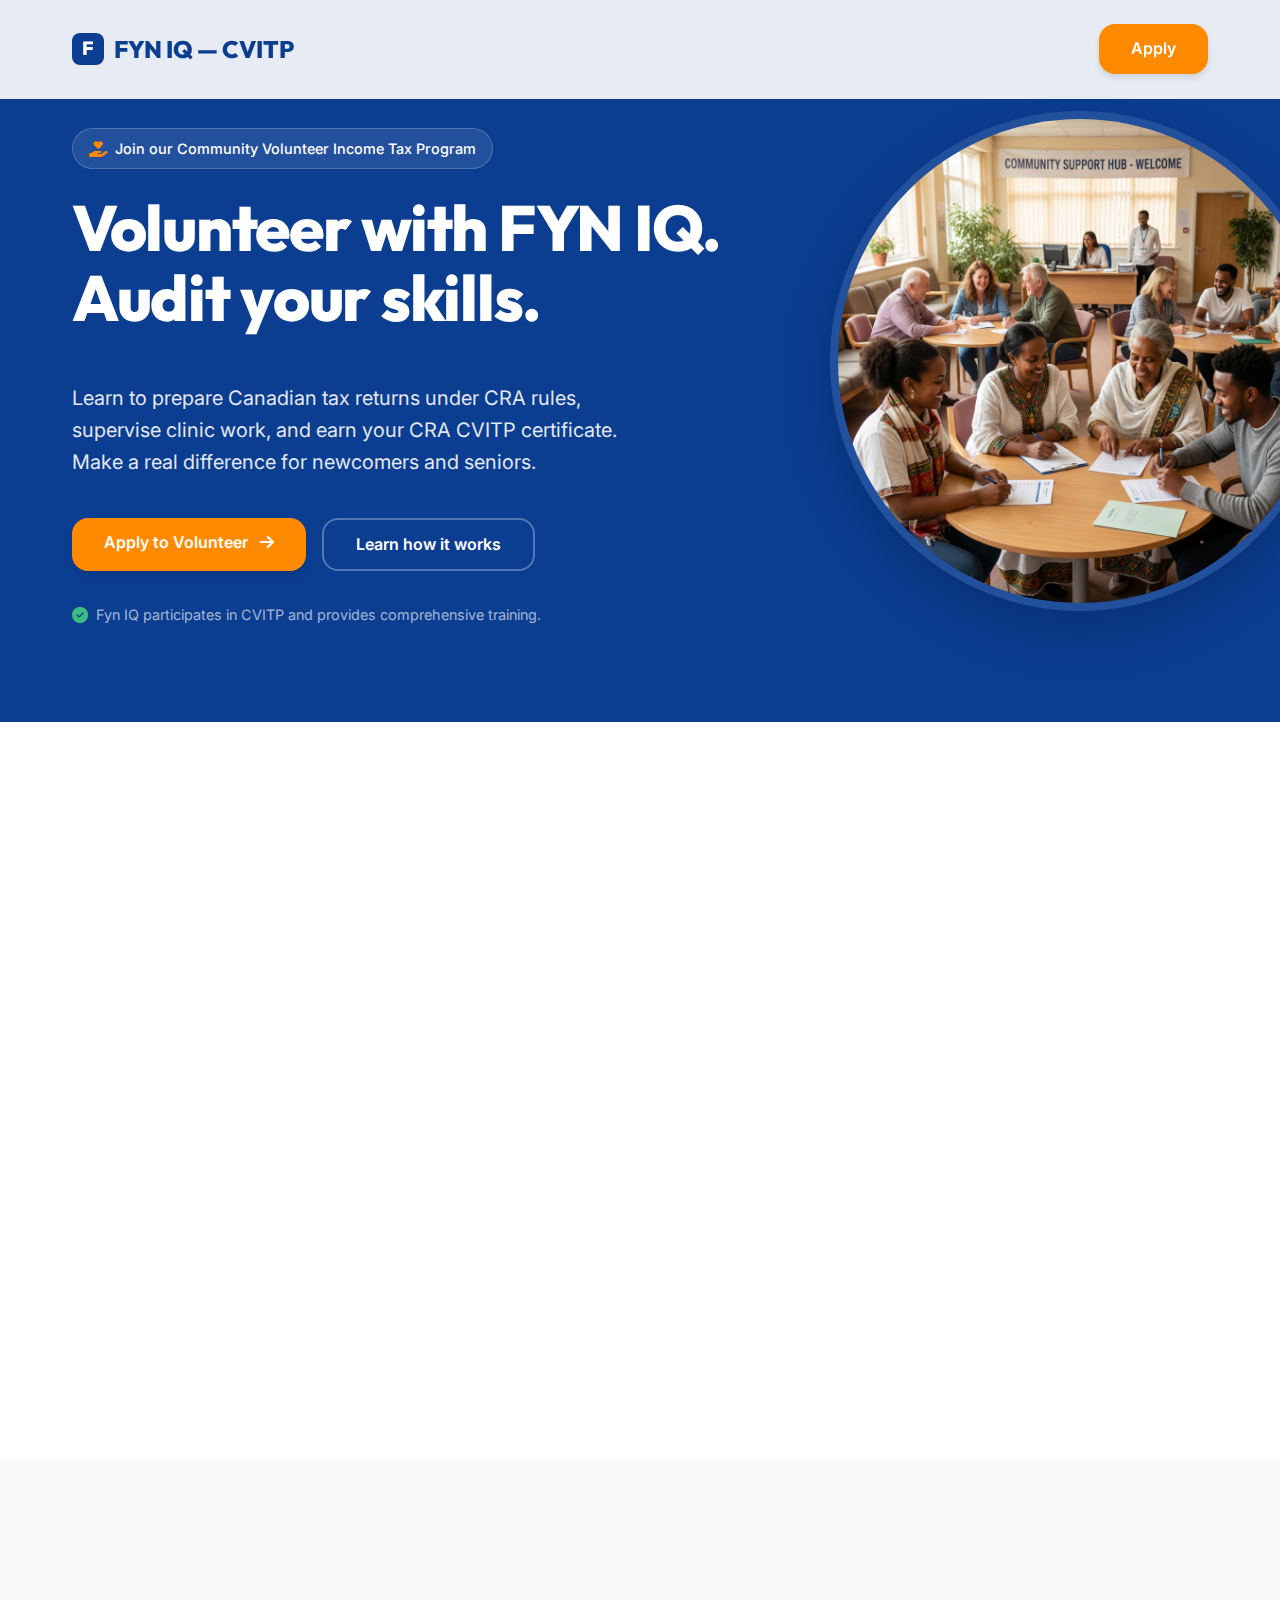
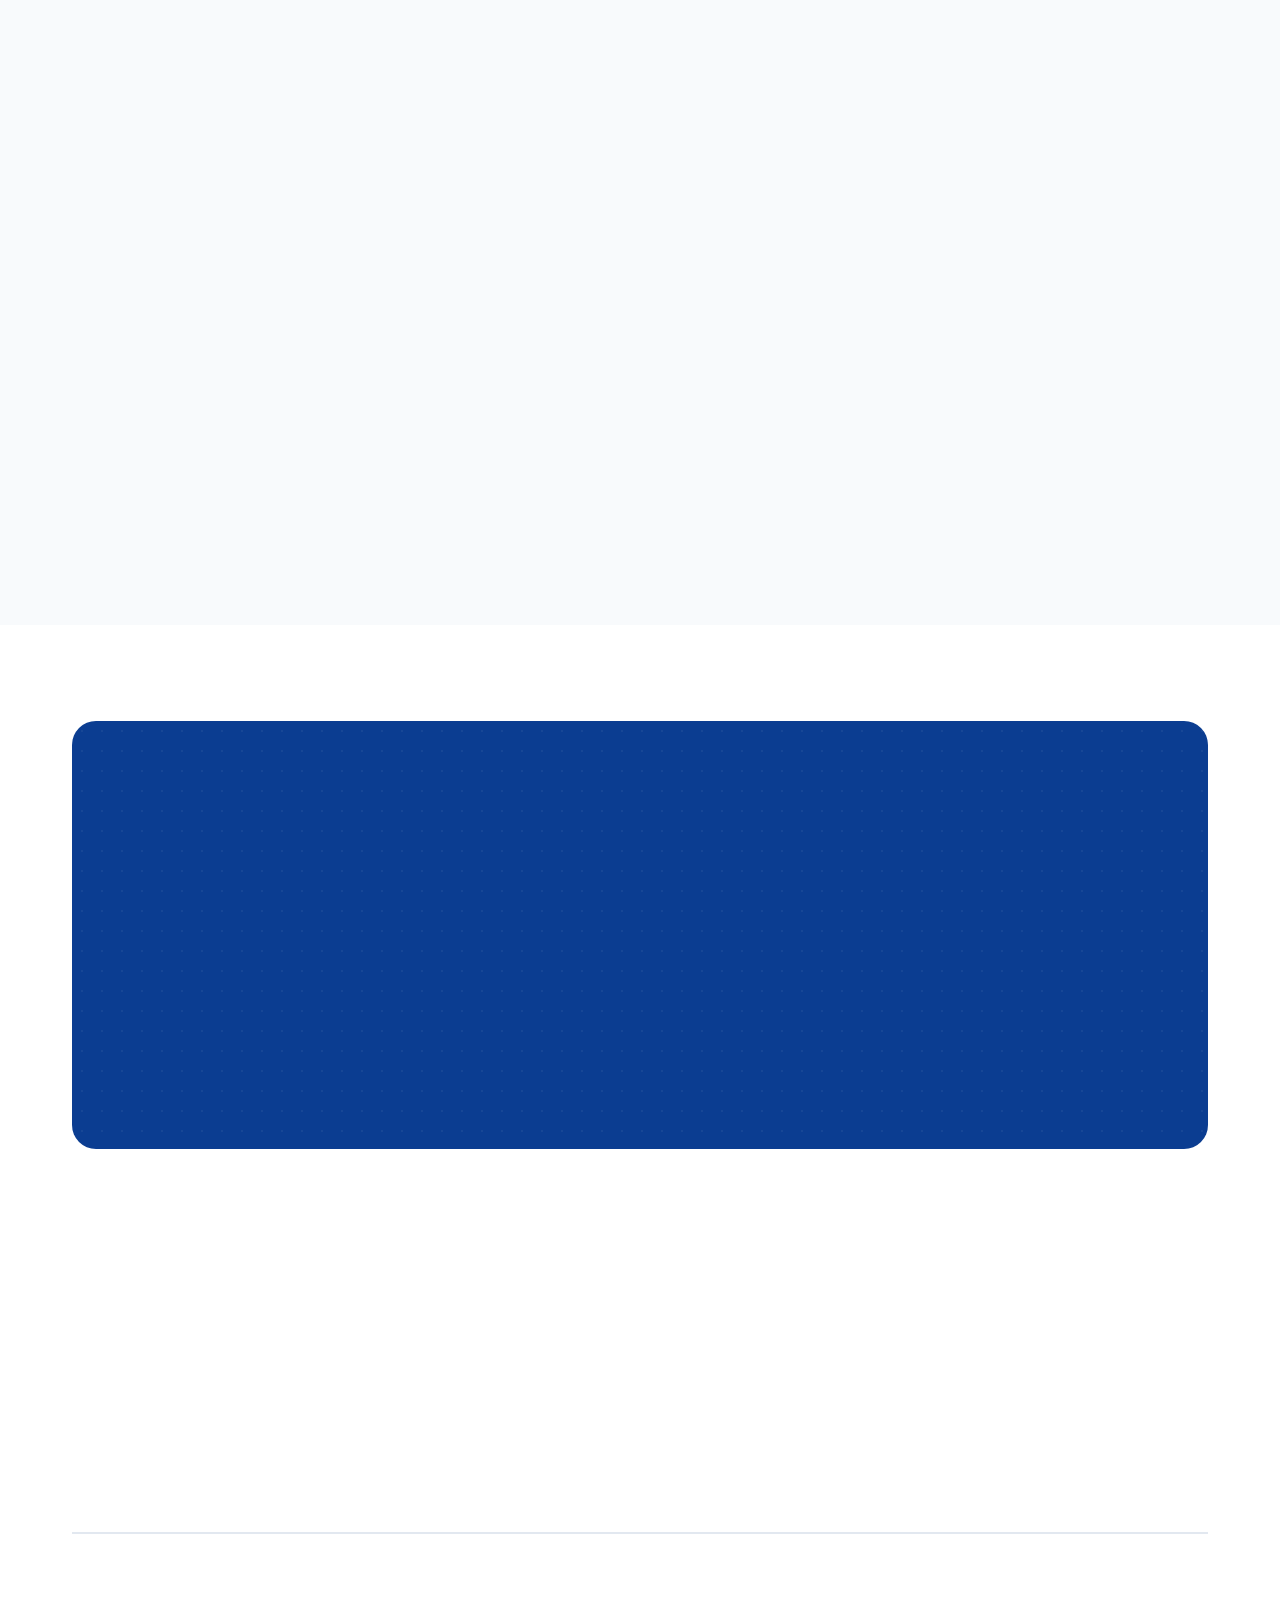
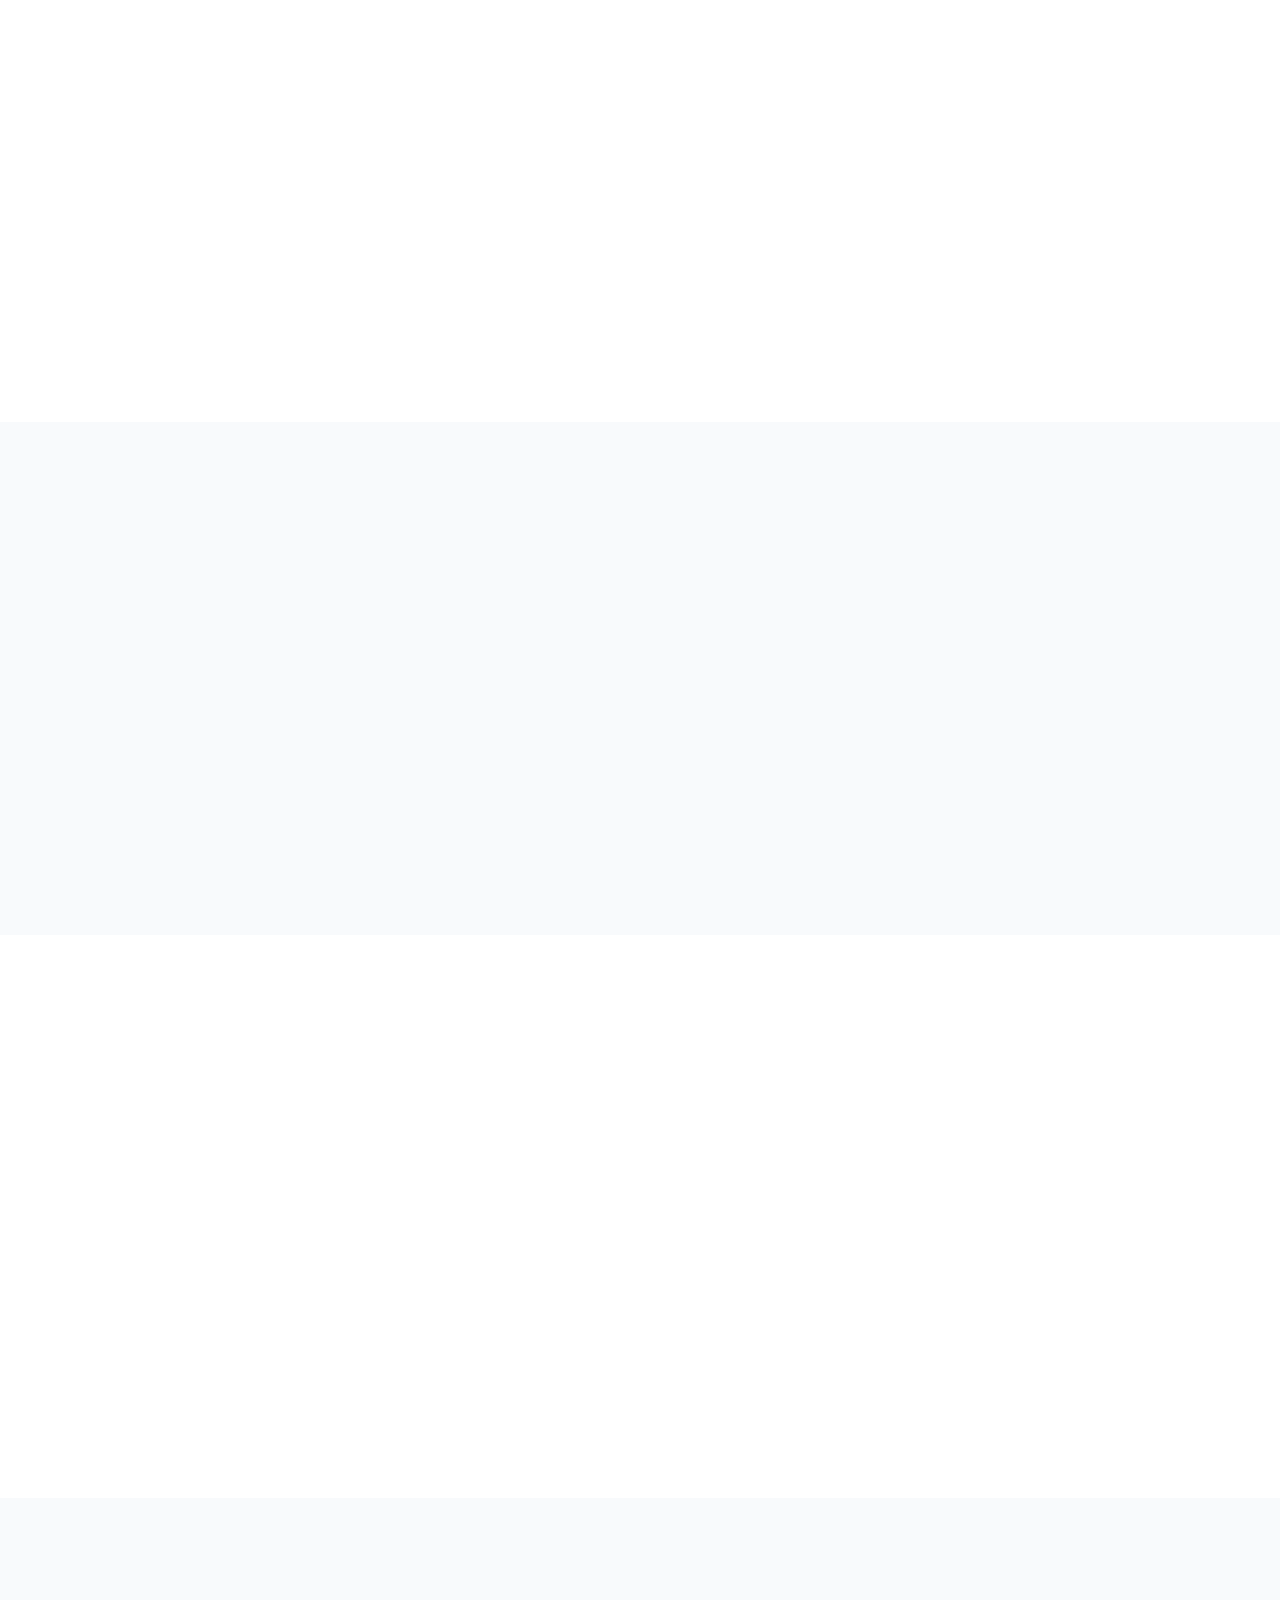
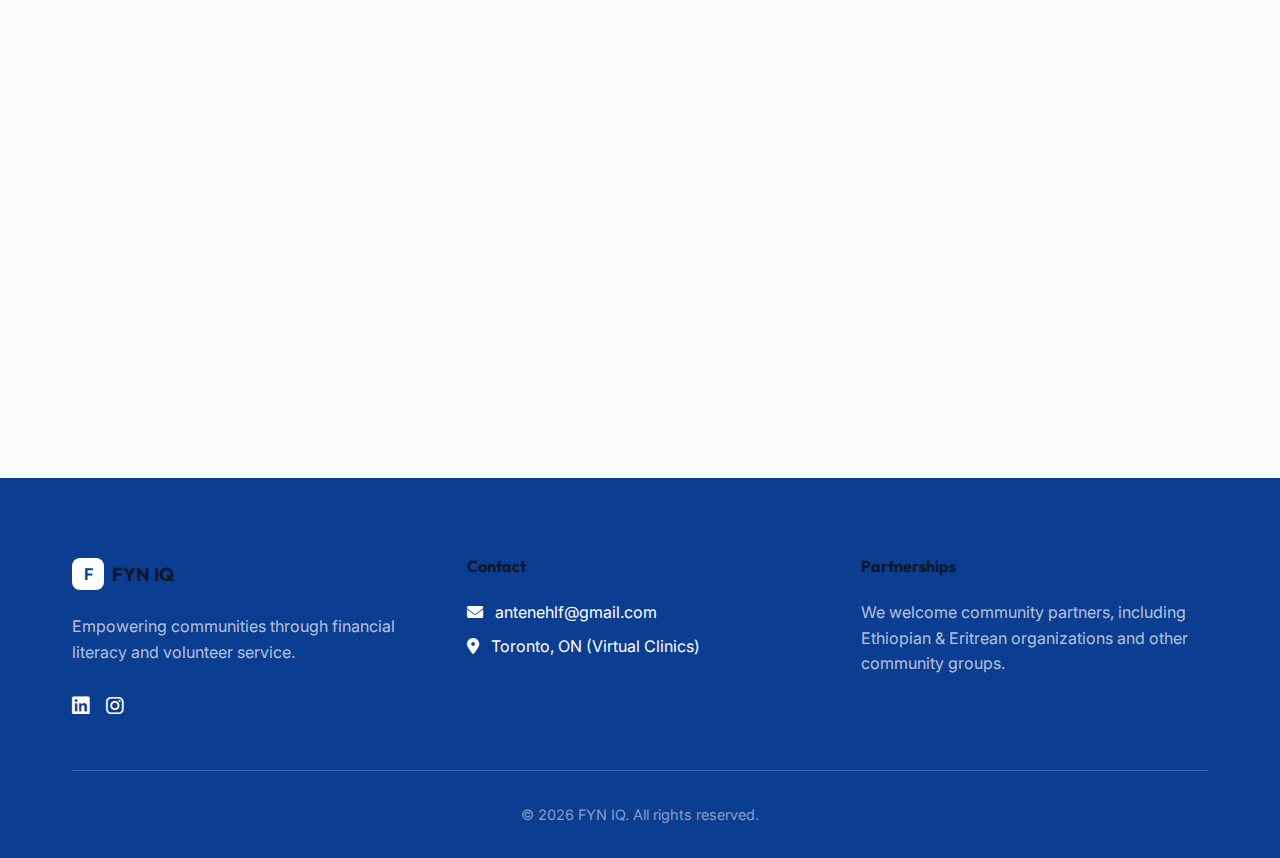
<file: volunteer.html>
<!DOCTYPE html>
<html lang="en">

<head>
    <meta charset="UTF-8">
    <meta name="viewport" content="width=device-width, initial-scale=1.0">
    <title>Volunteer with FYN IQ | CVITP Training & Certification</title>
    <link rel="stylesheet" href="style.css">
    <!-- Font Awesome for Icons -->
    <link rel="stylesheet" href="https://cdnjs.cloudflare.com/ajax/libs/font-awesome/6.4.0/css/all.min.css">
    <style>
        /* Internal styles for specific overrides or new components not in main css yet */
        .cvitp-hero {
            background-color: var(--primary-deep);
            color: white;
            padding-top: 8rem;
            padding-bottom: 6rem;
            position: relative;
            overflow: hidden;
        }

        .cvitp-hero h1 {
            color: white;
            font-size: clamp(2.5rem, 5vw, 4rem);
        }

        .cvitp-hero p {
            color: #e2e8f0;
            font-size: 1.25rem;
            max-width: 600px;
        }

        .btn-orange {
            background: var(--accent-orange);
            color: white;
            padding: 0.75rem 2rem;
            border-radius: var(--radius-md);
            font-weight: 600;
            text-decoration: none;
            display: inline-block;
            transition: all 0.2s;
            border: none;
            cursor: pointer;
            box-shadow: 0 4px 6px rgba(0, 0, 0, 0.1);
        }

        .btn-orange:hover {
            background: #e67e00;
            transform: translateY(-2px);
            box-shadow: 0 10px 15px rgba(0, 0, 0, 0.1);
        }

        .btn-outline-white {
            border: 2px solid rgba(255, 255, 255, 0.3);
            background: transparent;
            color: white;
            padding: 0.75rem 2rem;
            border-radius: var(--radius-md);
            font-weight: 600;
            text-decoration: none;
            display: inline-block;
            transition: all 0.2s;
        }

        .btn-outline-white:hover {
            border-color: white;
            background: rgba(255, 255, 255, 0.1);
        }

        .section-heading-deep {
            color: var(--primary-deep);
        }

        .benefit-icon {
            width: 48px;
            height: 48px;
            background: #e0e7ff;
            color: var(--primary-deep);
            border-radius: 12px;
            display: flex;
            align-items: center;
            justify-content: center;
            font-size: 1.25rem;
            margin-right: 1rem;
            flex-shrink: 0;
        }

        .role-card {
            background: white;
            border: 1px solid var(--border-light);
            padding: 1.5rem;
            border-radius: var(--radius-md);
            transition: transform 0.2s;
        }

        .role-card:hover {
            transform: translateY(-5px);
            box-shadow: var(--shadow-md);
            border-color: var(--primary-deep);
        }
    </style>
</head>

<body>

    <!-- Header -->
    <header>
        <div class="container">
            <nav>
                <a href="index.html" class="logo">
                    <div
                        style="background: var(--primary-deep); color: white; width: 32px; height: 32px; border-radius: 8px; display: flex; align-items: center; justify-content: center; font-size: 1.2rem; margin-right: 2px;">
                        F</div>
                    <span class="logo-text" style="color: var(--primary-deep);">FYN IQ — CVITP</span>
                </a>
                <div class="nav-links">
                    <a href="#about">About</a>
                    <a href="#training">Volunteer Training</a>
                    <a href="#clients">For Clients</a>
                    <a href="#faq">FAQ</a>
                </div>
                <div style="display: flex; gap: 1rem;">
                    <a href="https://forms.gle/your-form-link" target="_blank" class="btn-orange">Apply</a>
                </div>
            </nav>
        </div>
    </header>

    <!-- Hero Section -->
    <section class="cvitp-hero">
        <div class="container">
            <div style="display: flex; flex-direction: column; max-width: 800px;">
                <div
                    style="display: inline-flex; align-items: center; gap: 0.5rem; background: rgba(255,255,255,0.1); padding: 0.5rem 1rem; border-radius: 2rem; width: fit-content; margin-bottom: 1.5rem; border: 1px solid rgba(255,255,255,0.2);">
                    <i class="fa-solid fa-hand-holding-heart" style="color: var(--accent-orange);"></i>
                    <span style="font-weight: 500; font-size: 0.9rem;">Join our Community Volunteer Income Tax
                        Program</span>
                </div>
                <h1 class="animate-slide-left">Volunteer with FYN IQ.<br>Audit your skills.</h1>
                <p class="animate-slide-left" style="margin-top: 1.5rem; margin-bottom: 2.5rem; animation-delay: 0.2s;">
                    Learn to prepare Canadian tax returns under CRA rules, supervise clinic work, and earn your CRA
                    CVITP
                    certificate. Make a real difference for newcomers and seniors.
                </p>
                <div class="animate-fade-up" style="display: flex; gap: 1rem; flex-wrap: wrap; animation-delay: 0.4s;">
                    <a href="https://forms.gle/your-form-link" target="_blank" class="btn-orange hover-float">
                        Apply to Volunteer <i class="fa-solid fa-arrow-right" style="margin-left: 0.5rem;"></i>
                    </a>
                    <a href="#how-it-works" class="btn-outline-white hover-float">Learn how it works</a>
                </div>
                <div style="margin-top: 2rem; display: flex; align-items: center; gap: 0.5rem; opacity: 0.8;">
                    <i class="fa-solid fa-check-circle" style="color: #4ade80;"></i>
                    <span style="font-size: 0.9rem; color: #cbd5e1;">Fyn IQ participates in CVITP and provides
                        comprehensive training.</span>
                </div>
            </div>
        </div>
        <!-- Decorative bg element - Replaced with Image -->
        <div class="animate-pop-in"
            style="position: absolute; right: -50px; top: 50%; transform: translateY(-50%); width: 500px; height: 500px; border-radius: 50%; overflow: hidden; border: 8px solid rgba(255,255,255,0.1); box-shadow: 0 20px 50px rgba(0,0,0,0.2);">
            <img src="volunteer-hero.jpg" alt="Volunteers helping community"
                style="width: 100%; height: 100%; object-fit: cover;">
        </div>
    </section>


    <!-- About the Program -->
    <section id="about">
        <div class="container">
            <div style="display: grid; grid-template-columns: 1fr 1fr; gap: 4rem; align-items: center;">
                <div class="animate-fade-up">
                    <h2 class="section-heading-deep">About the Program</h2>
                    <p style="color: var(--text-secondary); margin-bottom: 1.5rem; font-size: 1.1rem;">
                        FYN IQ runs CRA-approved <strong>CVITP clinics</strong> to help people with modest incomes file
                        accurate tax returns for free.
                    </p>
                    <p style="color: var(--text-secondary); margin-bottom: 1.5rem;">
                        Our volunteers receive structured training, supervised clinic shifts, and guidance to complete
                        CRA’s certification requirements. We believe in empowering our community through financial
                        literacy.
                    </p>
                    <p style="color: var(--text-secondary);">
                        We run virtual and in-person clinics and partner with community groups to reach newcomers,
                        seniors, and students who need help navigating the Canadian tax system.
                    </p>
                </div>
                <div class="animate-slide-right">
                    <img src="volunteer-about.jpg" alt="Volunteers working together"
                        style="width: 100%; border-radius: var(--radius-lg); box-shadow: var(--shadow-lg);">
                </div>
            </div>
        </div>
    </section>

    <!-- Why Volunteer -->
    <section class="bg-secondary" id="benefits">
        <div class="container">
            <div class="animate-fade-up" style="text-align: center; margin-bottom: 3rem;">
                <h2 class="section-heading-deep">Why Volunteer?</h2>
                <p style="color: var(--text-secondary);">Gain skills, get certified, and give back.</p>
            </div>

            <div class="features-grid stagger-container">
                <!-- Benefit 1 -->
                <div class="feature-card stagger-item hover-float"
                    style="display: flex; flex-direction: row; align-items: flex-start;">
                    <div class="benefit-icon"><i class="fa-solid fa-graduation-cap"></i></div>
                    <div>
                        <h3 style="font-size: 1.2rem; margin-bottom: 0.5rem; color: var(--primary-deep);">Learn Tax
                            Prep</h3>
                        <p style="font-size: 0.95rem; color: var(--text-secondary);">Learn to prepare Canadian tax
                            returns under CRA guidance and professional supervision.</p>
                    </div>
                </div>

                <!-- Benefit 2 -->
                <div class="feature-card stagger-item hover-float"
                    style="display: flex; flex-direction: row; align-items: flex-start;">
                    <div class="benefit-icon" style="background: #fff7ed; color: var(--accent-orange);"><i
                            class="fa-solid fa-certificate"></i></div>
                    <div>
                        <h3 style="font-size: 1.2rem; margin-bottom: 0.5rem; color: var(--primary-deep);">Earn CRA
                            Certificate</h3>
                        <p style="font-size: 0.95rem; color: var(--text-secondary);">We facilitate your training and
                            help you obtain the official CRA CVITP certificate.</p>
                    </div>
                </div>

                <!-- Benefit 3 -->
                <div class="feature-card stagger-item hover-float"
                    style="display: flex; flex-direction: row; align-items: flex-start;">
                    <div class="benefit-icon" style="background: #f0fdf4; color: #16a34a;"><i
                            class="fa-solid fa-users"></i></div>
                    <div>
                        <h3 style="font-size: 1.2rem; margin-bottom: 0.5rem; color: var(--primary-deep);">Serve
                            Community</h3>
                        <p style="font-size: 0.95rem; color: var(--text-secondary);">Help newcomers, seniors, and
                            low-income filers get the benefits they deserve.</p>
                    </div>
                </div>

                <!-- Benefit 4 -->
                <div class="feature-card stagger-item hover-float"
                    style="display: flex; flex-direction: row; align-items: flex-start;">
                    <div class="benefit-icon" style="background: #f3f4f6; color: #475569;"><i
                            class="fa-solid fa-briefcase"></i></div>
                    <div>
                        <h3 style="font-size: 1.2rem; margin-bottom: 0.5rem; color: var(--primary-deep);">Career
                            Boost</h3>
                        <p style="font-size: 0.95rem; color: var(--text-secondary);">Gain real-world experience. Top
                            performers may be offered paid roles at FYN IQ.</p>
                    </div>
                </div>
            </div>
        </div>
    </section>

    <!-- Program At A Glance -->
    <section>
        <div class="container">
            <div
                style="background: var(--primary-deep); border-radius: var(--radius-lg); padding: 3rem; color: white; position: relative; overflow: hidden;">
                <!-- background pattern -->
                <div
                    style="position: absolute; top: 0; left: 0; width: 100%; height: 100%; opacity: 0.05; background-image: radial-gradient(#ffffff 1px, transparent 1px); background-size: 20px 20px;">
                </div>

                <div class="animate-fade-up" style="position: relative; z-index: 1;">
                    <h2
                        style="color: white; margin-bottom: 2rem; border-bottom: 1px solid rgba(255,255,255,0.2); padding-bottom: 1rem;">
                        Program at a Glance</h2>

                    <div class="stagger-container"
                        style="display: grid; grid-template-columns: repeat(auto-fit, minmax(250px, 1fr)); gap: 3rem;">
                        <div class="stagger-item">
                            <h4 style="color: var(--accent-orange); margin-bottom: 0.5rem; font-size: 1.1rem;">Who can
                                apply?</h4>
                            <p style="color: #e2e8f0;">Anyone 18+ who wants tax-preparation experience. No professional
                                tax license required — we train you.</p>
                        </div>
                        <div class="stagger-item">
                            <h4 style="color: var(--accent-orange); margin-bottom: 0.5rem; font-size: 1.1rem;">Format
                            </h4>
                            <p style="color: #e2e8f0;">Online training + supervised clinic shifts. We offer both virtual
                                and in-person options.</p>
                        </div>
                        <div class="stagger-item">
                            <h4 style="color: var(--accent-orange); margin-bottom: 0.5rem; font-size: 1.1rem;">Time
                                Commitment</h4>
                            <p style="color: #e2e8f0;">Training: ~ 8–12 hours (2–3 sessions).<br>Clinic shifts:
                                Flexible.</p>
                        </div>
                        <div class="stagger-item">
                            <h4 style="color: var(--accent-orange); margin-bottom: 0.5rem; font-size: 1.1rem;">Outcome
                            </h4>
                            <p style="color: #e2e8f0;">CRA CVITP certificate and direct clinic experience.</p>
                        </div>
                    </div>
                </div>
            </div>
        </div>
    </section>

    <!-- How It Works (Timeline) -->
    <section id="how-it-works" class="timeline-section">
        <div class="container">
            <div class="animate-fade-up" style="text-align: center;">
                <h2 class="section-heading-deep">How It Works</h2>
                <p style="color: var(--text-secondary);">From applicant to certified tax preparer in 5 steps.</p>
            </div>

            <div class="timeline-steps stagger-container">
                <div class="timeline-step stagger-item">
                    <div class="step-number" style="border-color: var(--accent-orange); color: var(--accent-orange);">1
                    </div>
                    <h3 class="step-title">Apply</h3>
                    <p class="step-desc">Fill the volunteer form to express your interest.</p>
                </div>
                <div class="timeline-step stagger-item">
                    <div class="step-number" style="border-color: var(--accent-orange); color: var(--accent-orange);">2
                    </div>
                    <h3 class="step-title">Screening</h3>
                    <p class="step-desc">Short call to confirm language & availability.</p>
                </div>
                <div class="timeline-step stagger-item">
                    <div class="step-number" style="border-color: var(--accent-orange); color: var(--accent-orange);">3
                    </div>
                    <h3 class="step-title">Training</h3>
                    <p class="step-desc">Live online sessions and practice cases.</p>
                </div>
                <div class="timeline-step stagger-item">
                    <div class="step-number" style="border-color: var(--accent-orange); color: var(--accent-orange);">4
                    </div>
                    <h3 class="step-title">Clinic Shifts</h3>
                    <p class="step-desc">Supervised sessions preparing real returns.</p>
                </div>
                <div class="timeline-step stagger-item">
                    <div class="step-number" style="border-color: var(--accent-orange); color: var(--accent-orange);">5
                    </div>
                    <h3 class="step-title">Certified</h3>
                    <p class="step-desc">Receive your CRA certificate.</p>
                </div>
            </div>

            <div style="text-align: center; margin-top: 3rem;">
                <a href="https://forms.gle/your-form-link" target="_blank"
                    class="btn-orange hover-float animate-pop-in">Start Application</a>
            </div>
        </div>
    </section>

    <!-- Volunteer Roles -->
    <section class="bg-secondary" id="training">
        <div class="container">
            <div class="animate-fade-up" style="text-align: center; margin-bottom: 3rem;">
                <h2 class="section-heading-deep">Volunteer Roles</h2>
                <p style="color: var(--text-secondary);">Find the position that fits you best.</p>
            </div>

            <div class="grid-container stagger-container"
                style="display: grid; grid-template-columns: repeat(auto-fit, minmax(250px, 1fr)); gap: 2rem;">
                <div class="role-card stagger-item hover-float">
                    <h3 style="color: var(--primary-deep); margin-bottom: 0.5rem;">Trainee Tax Preparer</h3>
                    <p style="color: var(--text-secondary); font-size: 0.9rem;">The core role. Learn tax law, use
                        professional software, and prepare returns for simple tax situations.</p>
                </div>

                <div class="role-card stagger-item hover-float">
                    <h3 style="color: var(--primary-deep); margin-bottom: 0.5rem;">Client Intake Support</h3>
                    <p style="color: var(--text-secondary); font-size: 0.9rem;">First point of contact. Verify ID,
                        gather documents, and book appointments for clients.</p>
                </div>

                <div class="role-card stagger-item hover-float">
                    <h3 style="color: var(--primary-deep); margin-bottom: 0.5rem;">Reviewer / Supervisor</h3>
                    <p style="color: var(--text-secondary); font-size: 0.9rem;">For advanced volunteers. Review returns
                        completed by trainees before filing to ERA.</p>
                </div>

                <div class="role-card stagger-item hover-float">
                    <h3 style="color: var(--primary-deep); margin-bottom: 0.5rem;">Outreach Ambassador</h3>
                    <p style="color: var(--text-secondary); font-size: 0.9rem;">Connect with community groups
                        (newcomers,
                        Ethiopian & Eritrean associations) to promote the service.</p>
                </div>

            </div>
        </div>
    </section>

    <!-- For Clients -->
    <section id="clients">
        <div class="container">
            <div style="display: grid; grid-template-columns: 1fr 1fr; gap: 3rem; align-items: center;">
                <div class="animate-fade-up"
                    style="background: white; border: 2px solid var(--border-light); border-radius: var(--radius-lg); padding: 3rem; text-align: center; box-shadow: var(--shadow-sm);">
                    <div
                        style="width: 64px; height: 64px; background: #e0e7ff; color: var(--primary-deep); border-radius: 50%; display: flex; align-items: center; justify-content: center; font-size: 1.5rem; margin: 0 auto 1.5rem;">
                        <i class="fa-solid fa-hand-holding-dollar"></i>
                    </div>
                    <h2 class="section-heading-deep" style="font-size: 2rem;">Do you need free tax help?</h2>
                    <p style="max-width: 600px; margin: 1rem auto; color: var(--text-secondary);">
                        If you or someone you know needs free tax filing, we serve Toronto and surrounding areas with
                        virtual
                        assistance.
                    </p>
                    <div style="margin-top: 2rem;">
                        <a href="#" class="cta-button secondary"
                            style="color: var(--primary-deep); border-color: var(--primary-deep);">I Need Tax
                            Help</a>
                    </div>
                </div>
                <div class="animate-pop-in" style="transition-delay: 0.2s;">
                    <img src="volunteer-clients-2.png" alt="Volunteer helping client"
                        style="width: 100%; border-radius: var(--radius-lg); box-shadow: var(--shadow-md);">
                </div>
            </div>
        </div>
    </section>

    <!-- FAQ -->
    <section id="faq" class="bg-secondary">
        <div class="container" style="max-width: 800px;">
            <div class="animate-fade-up" style="text-align: center; margin-bottom: 3rem;">
                <h2 class="section-heading-deep">Common Questions</h2>
            </div>
            <div class="accordion animate-fade-up">

                <div class="accordion-item">
                    <button class="accordion-header">
                        Do I need prior tax experience?
                        <span class="accordion-icon"><i class="fa-solid fa-chevron-down"></i></span>
                    </button>
                    <div class="accordion-content">
                        <p>No. We train volunteers from scratch. All you need is a willingness to learn and comfort
                            using
                            computers.</p>
                    </div>
                </div>

                <div class="accordion-item">
                    <button class="accordion-header">
                        Will I get a CRA certificate?
                        <span class="accordion-icon"><i class="fa-solid fa-chevron-down"></i></span>
                    </button>
                    <div class="accordion-content">
                        <p>Yes. FYN IQ provides the training and supports volunteers through the specific steps required
                            to obtain the CRA CVITP certificate.</p>
                    </div>
                </div>

                <div class="accordion-item">
                    <button class="accordion-header">
                        Is this paid work?
                        <span class="accordion-icon"><i class="fa-solid fa-chevron-down"></i></span>
                    </button>
                    <div class="accordion-content">
                        <p>Training and clinic work are volunteer positions. However, outstanding volunteers who
                            demonstrate excellence may be offered paid employment opportunities with FYN IQ in the
                            future.</p>
                    </div>
                </div>

                <div class="accordion-item">
                    <button class="accordion-header">
                        How do I apply?
                        <span class="accordion-icon"><i class="fa-solid fa-chevron-down"></i></span>
                    </button>
                    <div class="accordion-content">
                        <p>Simply click the "Apply" button on this page and complete the Google Form. Our team will
                            follow up with you via email to schedule a screening call.</p>
                    </div>
                </div>
            </div>
        </div>
    </section>

    <!-- Footer / Contact -->
    <footer style="background: #0B3D91; color: white;">
        <div class="container">
            <div style="display: grid; grid-template-columns: repeat(auto-fit, minmax(250px, 1fr)); gap: 3rem;">
                <div>
                    <div style="display: flex; align-items: center; gap: 0.5rem; margin-bottom: 1.5rem;">
                        <div
                            style="background: white; color: #0B3D91; width: 32px; height: 32px; border-radius: 8px; display: flex; align-items: center; justify-content: center; font-weight: bold;">
                            F</div>
                        <h3 style="margin:0; font-family: 'Outfit', sans-serif;">FYN IQ</h3>
                    </div>
                    <p style="color: rgba(255,255,255,0.7); margin-bottom: 1.5rem;">
                        Empowering communities through financial literacy and volunteer service.
                    </p>
                    <div style="display: flex; gap: 1rem;">
                        <a href="#" style="color: white; font-size: 1.25rem;"><i class="fa-brands fa-linkedin"></i></a>
                        <a href="#" style="color: white; font-size: 1.25rem;"><i class="fa-brands fa-instagram"></i></a>
                    </div>
                </div>

                <div>
                    <h4 style="margin-bottom: 1.5rem;">Contact</h4>
                    <p style="margin-bottom: 0.5rem;"><i class="fa-solid fa-envelope" style="margin-right: 0.5rem;"></i>
                        antenehlf@gmail.com</p>
                    <p><i class="fa-solid fa-location-dot" style="margin-right: 0.5rem;"></i> Toronto, ON (Virtual
                        Clinics)</p>
                </div>

                <div>
                    <h4 style="margin-bottom: 1.5rem;">Partnerships</h4>
                    <p style="color: rgba(255,255,255,0.7);">
                        We welcome community partners, including Ethiopian & Eritrean organizations and other community
                        groups.
                    </p>
                </div>
            </div>
            <div
                style="border-top: 1px solid rgba(255,255,255,0.2); margin-top: 3rem; padding-top: 2rem; text-align: center; color: rgba(255,255,255,0.5); font-size: 0.9rem;">
                &copy; 2026 FYN IQ. All rights reserved.
            </div>
        </div>
    </footer>

    <!-- Use existing script for animations and FAQ -->
    <script src="script.js"></script>
</body>

</html>
</file>
<file: style.css>
/* Google Fonts */
@import url('https://fonts.googleapis.com/css2?family=Inter:wght@300;400;500;600&family=Outfit:wght@400;500;700;800&display=swap');

:root {
  /* 
     * Modern Fintech Palette - Whiter/Clean Theme
     */
  --bg-main: #ffffff;
  --bg-secondary: #f8fafc;
  /* Very light slate for sections */
  --bg-card: #ffffff;
  --bg-card-hover: #f1f5f9;

  --text-primary: #0f172a;
  /* Deep Navy/Black */
  --text-secondary: #475569;
  /* Slate Gray */
  --text-accent: #3b82f6;
  /* Bright Blue */

  --primary: #113768;
  --primary-gradient: linear-gradient(135deg, #113768 0%, #2a5298 100%);
  --secondary-gradient: linear-gradient(135deg, #3b82f6 0%, #2dd4bf 100%);

  --border-light: #e2e8f0;

  --radius-lg: 1.5rem;
  --radius-md: 1rem;
  --radius-pill: 9999px;

  /* Softer, cleaner shadows for light mode */
  --shadow-sm: 0 1px 2px 0 rgba(0, 0, 0, 0.05);
  --shadow-md: 0 4px 6px -1px rgba(0, 0, 0, 0.1), 0 2px 4px -1px rgba(0, 0, 0, 0.06);
  --shadow-lg: 0 10px 15px -3px rgba(0, 0, 0, 0.1), 0 4px 6px -2px rgba(0, 0, 0, 0.05);
  --shadow-glow: 0 0 20px rgba(17, 55, 104, 0.25);

  /* CVITP Specific Palette */
  --primary-deep: #0B3D91;
  --accent-orange: #FF8A00;
}

* {
  margin: 0;
  padding: 0;
  box-sizing: border-box;
  scroll-behavior: smooth;
}

body {
  font-family: 'Inter', sans-serif;
  background-color: var(--bg-main);
  color: var(--text-primary);
  line-height: 1.6;
  overflow-x: hidden;
}

/* --- Typography --- */
h1,
h2,
h3,
h4 {
  font-family: 'Outfit', sans-serif;
  line-height: 1.1;
  color: var(--text-primary);
}

h1 {
  font-size: clamp(3rem, 6vw, 4.5rem);
  font-weight: 800;
  margin-bottom: 1.5rem;
  letter-spacing: -0.02em;
}

h2 {
  font-size: clamp(2rem, 4vw, 3rem);
  margin-bottom: 1.5rem;
  font-weight: 700;
}

.text-gradient {
  background: var(--primary-gradient);
  -webkit-background-clip: text;
  background-clip: text;
  -webkit-text-fill-color: transparent;
}

/* --- Layout Utilities --- */
.container {
  max-width: 1200px;
  margin: 0 auto;
  padding: 0 2rem;
}

section {
  padding: 6rem 0;
  position: relative;
}

.bg-secondary {
  background-color: var(--bg-secondary);
}

/* --- Header / Nav --- */
header {
  position: fixed;
  top: 0;
  left: 0;
  width: 100%;
  z-index: 1000;
  padding: 1.5rem 0;
  transition: all 0.3s ease;
  background: rgba(255, 255, 255, 0.9);
  backdrop-filter: blur(12px);
  border-bottom: 1px solid transparent;
}

header.scrolled {
  padding: 1rem 0;
  border-bottom: 1px solid var(--border-light);
  box-shadow: var(--shadow-sm);
}

nav {
  display: flex;
  justify-content: space-between;
  align-items: center;
}

.logo {
  font-family: 'Outfit', sans-serif;
  font-weight: 800;
  font-size: 1.5rem;
  color: var(--text-primary);
  text-decoration: none;
  display: flex;
  align-items: center;
  gap: 0.5rem;
}

.logo-dot {
  width: 8px;
  height: 8px;
  background: var(--primary);
  border-radius: 50%;
}

.nav-links {
  display: flex;
  gap: 2.5rem;
}

.nav-links a {
  color: var(--text-secondary);
  text-decoration: none;
  font-weight: 500;
  transition: color 0.3s;
}

.nav-links a:hover {
  color: var(--primary);
}

.cta-button {
  padding: 0.75rem 1.5rem;
  background: var(--primary-gradient);
  color: white;
  text-decoration: none;
  border-radius: var(--radius-pill);
  font-weight: 600;
  transition: transform 0.2s, box-shadow 0.2s;
  border: none;
  cursor: pointer;
  box-shadow: 0 4px 12px rgba(79, 70, 229, 0.2);
}

.cta-button:hover {
  transform: translateY(-2px);
  box-shadow: 0 8px 16px rgba(79, 70, 229, 0.3);
}

.cta-button.secondary {
  background: white;
  color: var(--text-primary);
  border: 1px solid var(--border-light);
  box-shadow: var(--shadow-sm);
}

.cta-button.secondary:hover {
  background: var(--bg-secondary);
  border-color: #cbd5e1;
  box-shadow: var(--shadow-md);
}

/* --- Hero Section --- */
.hero {
  min-height: 90vh;
  /* Slightly shorter for cleaner look */
  display: flex;
  align-items: center;
  padding-top: 8rem;
  background:
    radial-gradient(circle at 10% 20%, rgba(79, 70, 229, 0.05) 0%, transparent 50%),
    radial-gradient(circle at 90% 80%, rgba(59, 130, 246, 0.05) 0%, transparent 50%);
}

.hero-subtitle {
  color: var(--primary);
  font-weight: 600;
  letter-spacing: 0.05em;
  text-transform: uppercase;
  font-size: 0.9rem;
  margin-bottom: 1.5rem;
  display: flex;
  align-items: center;
  gap: 0.75rem;
}

.hero-subtitle::before {
  content: '';
  width: 24px;
  height: 2px;
  background: var(--primary);
}

.hero-text {
  font-size: 1.25rem;
  color: var(--text-secondary);
  margin-bottom: 2.5rem;
  max-width: 500px;
}

.hero-content {
  flex: 1;
}

.hero-visual {
  flex: 1;
  position: relative;
  display: flex;
  justify-content: center;
  align-items: center;
}

/* --- Hero Visual Background --- */
.hero-bg-wrapper {
  position: relative;
  /* changed from absolute to provide height */
  width: 100%;
  max-width: 600px;
  aspect-ratio: 1;
  /* Ensure it has a square-ish shape */
  z-index: 0;
  border-radius: var(--radius-lg);
  overflow: hidden;
  box-shadow: var(--shadow-lg);
}

.hero-bg-image {
  width: 100%;
  height: 100%;
  object-fit: cover;
  opacity: 0.9;
}

/* Ensure floating cards are above the image */
.floating-card {
  position: absolute;
  background: white;
  border: 1px solid var(--border-light);
  border-radius: var(--radius-md);
  padding: 1.5rem;
  box-shadow: var(--shadow-lg);
  animation: float 6s ease-in-out infinite;
  max-width: 260px;
  z-index: 2;
  /* Increased to sit above bg */
}

/* --- Flip Cards (Understanding Tax) --- */
.flip-card {
  perspective: 1000px;
  -webkit-perspective: 1000px;
  /* WebKit Support */
  height: 320px;
  cursor: pointer;
}

.flip-card-inner {
  position: relative;
  width: 100%;
  height: 100%;
  text-align: center;
  transition: transform 0.8s cubic-bezier(0.4, 0, 0.2, 1);
  transform-style: preserve-3d;
  -webkit-transform-style: preserve-3d;
  /* WebKit Support */
}

.flip-card:hover .flip-card-inner {
  transform: rotateY(180deg);
}

.flip-card-front,
.flip-card-back {
  position: absolute;
  width: 100%;
  height: 100%;
  backface-visibility: hidden;
  -webkit-backface-visibility: hidden;
  /* WebKit Support */
  border-radius: var(--radius-md);
  padding: 2rem;
  display: flex;
  flex-direction: column;
  align-items: center;
  justify-content: center;
  box-shadow: var(--shadow-sm);
  top: 0;
  left: 0;
}

.flip-card-front {
  background: white;
  color: var(--text-primary);
  border: 1px solid transparent;
  transition: all 0.3s;
  z-index: 2;
  /* Ensure front is on top initially */
}

.flip-card:hover .flip-card-front {
  box-shadow: var(--shadow-lg);
}

.flip-card-back {
  background: var(--primary-gradient);
  color: white;
  transform: rotateY(180deg);
  box-shadow: var(--shadow-lg);
  z-index: 1;
}

.flip-icon-wrapper {
  background: #e0e7ff;
  color: var(--primary);
  width: 64px;
  height: 64px;
  border-radius: 50%;
  display: flex;
  align-items: center;
  justify-content: center;
  margin-bottom: 1.5rem;
  font-size: 1.5rem;
}

.flip-hint {
  margin-top: 1.5rem;
  font-size: 0.85rem;
  color: var(--text-secondary);
  display: flex;
  align-items: center;
  gap: 0.5rem;
  opacity: 0.8;
}

.flip-card-back p {
  font-size: 1rem;
  line-height: 1.6;
  color: white;
}

.flip-card-back strong {
  color: #ffd700;
  /* Gold highlight for importance */
}

.card-3 {
  top: 60%;
  right: -20px;
  transform: translateY(-50%);
  z-index: 1;
  animation-delay: 1s;
}

.stat-value {
  font-family: 'Outfit', sans-serif;
  font-size: 1.5rem;
  font-weight: 700;
  color: var(--text-primary);
  display: block;
  margin-bottom: 0.25rem;
}

.stat-label {
  font-size: 0.875rem;
  color: var(--text-secondary);
}

/* --- Features Grid --- */
.features-grid {
  display: grid;
  grid-template-columns: repeat(auto-fit, minmax(300px, 1fr));
  gap: 2rem;
  margin-top: 3rem;
}

.feature-card {
  background: white;
  border: 1px solid var(--border-light);
  border-radius: var(--radius-lg);
  padding: 2.5rem;
  transition: all 0.3s ease;
  cursor: pointer;
  box-shadow: var(--shadow-sm);
}

.feature-card:hover {
  transform: translateY(-5px);
  box-shadow: var(--shadow-lg);
  border-color: #cbd5e1;
}

.feature-icon {
  width: 56px;
  height: 56px;
  background: #eff6ff;
  border-radius: 16px;
  display: flex;
  align-items: center;
  justify-content: center;
  margin-bottom: 1.5rem;
  font-size: 1.5rem;
  color: var(--primary);
}

.feature-title {
  font-size: 1.25rem;
  font-weight: 700;
  margin-bottom: 0.75rem;
  color: var(--text-primary);
}

/* --- Pricing Section --- */
.pricing-card {
  background: white;
  border-radius: var(--radius-lg);
  border: 1px solid var(--border-light);
  box-shadow: var(--shadow-lg);
  padding: 3rem;
  max-width: 450px;
  margin: 0 auto;
  text-align: center;
  position: relative;
  overflow: hidden;
}

.pricing-card::before {
  content: '';
  position: absolute;
  top: 0;
  left: 0;
  right: 0;
  height: 6px;
  background: var(--primary-gradient);
}

.price {
  font-size: 3.5rem;
  font-weight: 800;
  color: var(--text-primary);
  font-family: 'Outfit', sans-serif;
  margin: 1.5rem 0;
}

.price-sub {
  font-size: 1rem;
  color: var(--text-secondary);
  font-weight: 400;
}

.pricing-features {
  text-align: left;
  margin: 2rem 0;
  list-style: none;
}

.pricing-features li {
  margin-bottom: 1rem;
  display: flex;
  align-items: flex-start;
  gap: 0.75rem;
  color: var(--text-secondary);
}

.pricing-features i {
  color: #10b981;
  /* Green check */
  margin-top: 4px;
}

/* --- FAQ Accordion --- */
.accordion {
  max-width: 800px;
  margin: 0 auto;
}

.accordion-item {
  border-bottom: 1px solid var(--border-light);
}

.accordion-header {
  width: 100%;
  padding: 1.5rem 0;
  background: none;
  border: none;
  text-align: left;
  display: flex;
  justify-content: space-between;
  align-items: center;
  cursor: pointer;
  font-family: 'Outfit', sans-serif;
  font-size: 1.125rem;
  font-weight: 600;
  color: var(--text-primary);
  transition: color 0.2s;
}

.accordion-header:hover {
  color: var(--primary);
}

.accordion-icon {
  transition: transform 0.3s ease;
}

.accordion-header.active .accordion-icon {
  transform: rotate(180deg);
}

.accordion-content {
  max-height: 0;
  overflow: hidden;
  transition: max-height 0.3s ease-out;
  color: var(--text-secondary);
  font-size: 1rem;
  line-height: 1.7;
}

.accordion-content p {
  padding-bottom: 1.5rem;
}

/* --- Estimator (Light Theme) --- */
.estimator-tool {
  background: white;
  border: 1px solid var(--border-light);
  border-radius: var(--radius-lg);
  padding: 3rem;
  box-shadow: var(--shadow-lg);
}

.range-input-container {
  background: #f1f5f9;
  padding: 0.75rem;
  border-radius: var(--radius-md);
  border: 1px solid var(--border-light);
}

input[type="number"] {
  color: var(--text-primary);
  font-weight: 700;
}

.result-card {
  background: #eff6ff;
  border-color: #bfdbfe;
  padding: 2.5rem;
}

.result-amount {
  color: var(--primary);
  text-shadow: none;
}

/* --- Testimonials --- */
.testimonial-grid {
  display: grid;
  grid-template-columns: repeat(auto-fit, minmax(280px, 1fr));
  gap: 2rem;
  margin-top: 3rem;
}

.testimonial-card {
  background: var(--bg-secondary);
  padding: 2rem;
  border-radius: var(--radius-md);
  border: 1px solid transparent;
}

.quote-icon {
  font-size: 2rem;
  color: #cbd5e1;
  margin-bottom: 1rem;
}

.testimonial-text {
  font-size: 1.1rem;
  font-style: italic;
  color: var(--text-primary);
  margin-bottom: 1.5rem;
}

.testimonial-author {
  font-weight: 700;
  color: var(--text-secondary);
  font-size: 0.9rem;
}

/* --- Footer --- */
footer {
  background: #0f172a;
  /* Keep dark for contrast */
  color: white;
  margin-top: 0;
  padding-top: 5rem;
  padding-bottom: 2rem;
}

footer .logo {
  color: white;
}

footer a {
  color: #94a3b8;
}

footer a:hover {
  color: white;
}

/* --- Animations --- */
/* --- Animations --- */
@keyframes float {

  0%,
  100% {
    transform: translateY(0);
  }

  50% {
    transform: translateY(-15px);
  }
}

@keyframes slideInLeft {
  from {
    opacity: 0;
    transform: translateX(-40px);
  }

  to {
    opacity: 1;
    transform: translateX(0);
  }
}

@keyframes slideInRight {
  from {
    opacity: 0;
    transform: translateX(40px);
  }

  to {
    opacity: 1;
    transform: translateX(0);
  }
}

@keyframes popIn {
  0% {
    opacity: 0;
    transform: scale(0.8);
  }

  70% {
    transform: scale(1.05);
  }

  100% {
    opacity: 1;
    transform: scale(1);
  }
}

@keyframes pulseGlow {
  0% {
    box-shadow: 0 0 0 0 rgba(255, 138, 0, 0.4);
  }

  70% {
    box-shadow: 0 0 0 10px rgba(255, 138, 0, 0);
  }

  100% {
    box-shadow: 0 0 0 0 rgba(255, 138, 0, 0);
  }
}

.animate-fade-up {
  opacity: 0;
  transform: translateY(30px);
  transition: opacity 0.8s ease-out, transform 0.8s ease-out;
}

.animate-fade-up.visible {
  opacity: 1;
  transform: translateY(0);
}

.animate-slide-left {
  opacity: 0;
  transform: translateX(-40px);
  transition: opacity 0.8s ease-out, transform 0.8s ease-out;
}

.animate-slide-left.visible {
  opacity: 1;
  transform: translateX(0);
}

.animate-slide-right {
  opacity: 0;
  transform: translateX(40px);
  transition: opacity 0.8s ease-out, transform 0.8s ease-out;
}

.animate-slide-right.visible {
  opacity: 1;
  transform: translateX(0);
}

.animate-pop-in {
  opacity: 0;
  transform: scale(0.9);
  transition: opacity 0.6s cubic-bezier(0.34, 1.56, 0.64, 1), transform 0.6s cubic-bezier(0.34, 1.56, 0.64, 1);
}

.animate-pop-in.visible {
  opacity: 1;
  transform: scale(1);
}

/* Staggered Animations */
.stagger-container .stagger-item {
  opacity: 0;
  transform: translateY(20px);
  transition: opacity 0.5s ease-out, transform 0.5s ease-out;
}

.stagger-container.visible .stagger-item {
  opacity: 1;
  transform: translateY(0);
}

.stagger-container.visible .stagger-item:nth-child(1) {
  transition-delay: 0.1s;
}

.stagger-container.visible .stagger-item:nth-child(2) {
  transition-delay: 0.2s;
}

.stagger-container.visible .stagger-item:nth-child(3) {
  transition-delay: 0.3s;
}

.stagger-container.visible .stagger-item:nth-child(4) {
  transition-delay: 0.4s;
}

.stagger-container.visible .stagger-item:nth-child(5) {
  transition-delay: 0.5s;
}

/* Enhanced Interactive Elements */
.hover-float {
  transition: transform 0.3s ease, box-shadow 0.3s ease;
}

.hover-float:hover {
  transform: translateY(-5px);
  box-shadow: var(--shadow-lg);
}

.hover-glow:hover {
  box-shadow: 0 0 15px rgba(59, 130, 246, 0.5);
}

/* Glassmorphism */
.glass-panel {
  background: rgba(255, 255, 255, 0.7);
  backdrop-filter: blur(10px);
  border: 1px solid rgba(255, 255, 255, 0.5);
  box-shadow: 0 8px 32px 0 rgba(31, 38, 135, 0.1);
}

/* --- New Animations --- */

/* Gradient Shimmer */
@keyframes shimmer {
  0% {
    background-position: 200% center;
  }

  100% {
    background-position: -200% center;
  }
}

.animate-shimmer {
  background-size: 200% auto;
  animation: shimmer 4s linear infinite;
}

/* 3D Tilt Card */
.tilt-card {
  transition: transform 0.1s ease-out;
  /* Smooth follow */
  transform-style: preserve-3d;
  will-change: transform;
}

/* Parallax Background */
.parallax-bg {
  transform: translateZ(0);
  /* Hardware acceleration */
  will-change: transform;
}

background: rgba(255, 255, 255, 0.7);
backdrop-filter: blur(12px);
-webkit-backdrop-filter: blur(12px);
border: 1px solid rgba(255, 255, 255, 0.5);
}

/* --- Media Queries --- */
@media (max-width: 968px) {
  .estimator-container {
    grid-template-columns: 1fr;
  }

  .hero {
    flex-direction: column;
    padding-top: 6rem;
    text-align: center;
    gap: 3rem;
  }

  .hero-subtitle {
    justify-content: center;
  }

  .hero-visual {
    width: 100%;
    min-height: 300px;
  }
}

.nav-links {
  display: none;
}


/* --- Supported Platforms (Ticker) --- */
.platforms-section {
  background: white;
  border-bottom: 1px solid var(--border-light);
  padding: 2rem 0;
  overflow: hidden;
}

.platforms-container {
  display: flex;
  overflow: hidden;
  gap: 4rem;
  mask-image: linear-gradient(to right, transparent, black 10%, black 90%, transparent);
}

.platforms-track {
  display: flex;
  gap: 4rem;
  animation: scroll 30s linear infinite;
  min-width: max-content;
}

.platform-logo {
  font-size: 1.5rem;
  font-weight: 700;
  color: #94a3b8;
  /* Muted gray */
  display: flex;
  align-items: center;
  gap: 0.5rem;
  transition: color 0.3s;
}

.platform-logo:hover {
  color: var(--primary);
}

@keyframes scroll {
  to {
    transform: translateX(-50%);
  }
}

/* --- How It Works (Timeline) --- */
.timeline-section {
  background: white;
}

.timeline-steps {
  display: flex;
  justify-content: space-between;
  position: relative;
  margin-top: 4rem;
  flex-wrap: wrap;
  gap: 2rem;
}

.timeline-steps::before {
  content: '';
  position: absolute;
  top: 24px;
  left: 0;
  width: 100%;
  height: 2px;
  background: var(--border-light);
  z-index: 0;
  display: none;
  /* Hidden on mobile, shown on desktop */
}

@media (min-width: 768px) {
  .timeline-steps::before {
    display: block;
  }
}

.timeline-step {
  flex: 1;
  text-align: center;
  position: relative;
  z-index: 1;
  min-width: 250px;
}

.step-number {
  width: 50px;
  height: 50px;
  background: white;
  border: 2px solid var(--primary);
  color: var(--primary);
  border-radius: 50%;
  display: flex;
  align-items: center;
  justify-content: center;
  font-weight: 700;
  font-size: 1.25rem;
  margin: 0 auto 1.5rem;
  box-shadow: 0 0 0 8px white;
  /* Clears the line behind it */
  transition: all 0.3s ease;
}

.timeline-step:hover .step-number {
  background: var(--primary);
  color: white;
  transform: scale(1.1);
  box-shadow: 0 0 0 8px white, var(--shadow-glow);
}

.step-title {
  font-size: 1.25rem;
  font-weight: 700;
  margin-bottom: 0.75rem;
  color: var(--text-primary);
}

.step-desc {
  color: var(--text-secondary);
  font-size: 0.95rem;
  max-width: 280px;
  margin: 0 auto;
}

/* --- Write-Offs Interactive Grid --- */
.writeoff-section {
  background: var(--bg-secondary);
}

.writeoff-grid {
  display: grid;
  grid-template-columns: repeat(auto-fit, minmax(180px, 1fr));
  gap: 1.5rem;
  margin-top: 3rem;
}

.writeoff-card {
  background: white;
  padding: 2rem 1.5rem;
  border-radius: var(--radius-md);
  text-align: center;
  border: 1px solid transparent;
  transition: all 0.3s ease;
  cursor: pointer;
  position: relative;
  overflow: hidden;
  box-shadow: var(--shadow-sm);
}

.writeoff-card:hover {
  transform: translateY(-5px);
  box-shadow: var(--shadow-lg);
  border-color: #cbd5e1;
}

.writeoff-icon {
  font-size: 2rem;
  color: var(--primary);
  margin-bottom: 1rem;
  transition: transform 0.3s;
}

.writeoff-card:hover .writeoff-icon {
  transform: scale(1.2);
}

.writeoff-tip {
  position: absolute;
  top: 0;
  left: 0;
  width: 100%;
  height: 100%;
  background: var(--primary-gradient);
  color: white;
  display: flex;
  align-items: center;
  justify-content: center;
  padding: 1rem;
  font-size: 0.9rem;
  font-weight: 500;
  opacity: 0;
  transition: opacity 0.3s;
  border-radius: var(--radius-md);
}

.writeoff-card:hover .writeoff-tip {
  opacity: 1;
}

/* --- Media Queries Update --- */
@media (max-width: 968px) {
  .platforms-track {
    gap: 2rem;
  }

  .timeline-steps {
    flex-direction: column;
    gap: 3rem;
  }

  .timeline-steps::before {
    display: none;
  }
}

/* --- Comparison Section (Old Way vs Fynz Way) --- */
.section-comparison {
  background: white;
  padding: 6rem 0;
}

.comparison-container {
  display: flex;
  justify-content: center;
  align-items: center;
  gap: 2rem;
  margin-top: 3rem;
  flex-wrap: wrap;
  position: relative;
}

.comparison-card {
  flex: 1;
  min-width: 300px;
  max-width: 450px;
  background: white;
  border-radius: var(--radius-lg);
  padding: 3rem;
  box-shadow: var(--shadow-md);
  border: 1px solid var(--border-light);
  transition: all 0.3s ease;
}

.comparison-card.old-way {
  background: #f8fafc;
  border-color: #e2e8f0;
}

.comparison-card.fynz-way {
  background: white;
  border: 2px solid var(--primary);
  box-shadow: var(--shadow-lg);
  transform: scale(1.05);
  position: relative;
  z-index: 2;
}

.comparison-card h3 {
  font-size: 1.5rem;
  font-weight: 700;
  margin-bottom: 2rem;
  text-align: center;
}

.old-way h3 {
  color: var(--text-secondary);
}

.fynz-way h3 {
  color: var(--primary);
}

.comparison-list {
  list-style: none;
}

.comparison-list li {
  display: flex;
  align-items: center;
  gap: 1rem;
  margin-bottom: 1.25rem;
  font-size: 1.1rem;
}

.old-way li i {
  color: #ef4444;
  /* Red X */
  font-size: 1.25rem;
}

.fynz-way li i {
  color: #10b981;
  /* Green Check */
  font-size: 1.25rem;
}

.vs-badge {
  width: 50px;
  height: 50px;
  background: var(--primary);
  color: white;
  border-radius: 50%;
  display: flex;
  align-items: center;
  justify-content: center;
  font-weight: 800;
  font-family: 'Outfit', sans-serif;
  position: absolute;
  top: 50%;
  left: 50%;
  transform: translate(-50%, -50%);
  z-index: 3;
  box-shadow: 0 0 0 4px white;
}

@media (max-width: 768px) {
  .comparison-container {
    flex-direction: column;
    gap: 3rem;
  }

  .vs-badge {
    top: 48%;
    /* Approx between cards */
  }

  .comparison-card.fynz-way {
    transform: scale(1);
  }
}

/* --- Final CTA Banner --- */
.cta-banner-section {
  padding: 4rem 0 6rem;
}

.cta-banner {
  background: var(--primary-gradient);
  border-radius: var(--radius-lg);
  padding: 4rem;
  color: white;
  display: flex;
  align-items: center;
  justify-content: space-between;
  overflow: hidden;
  position: relative;
  box-shadow: var(--shadow-glow);
}

.hero {
  flex-direction: row;
  align-items: center;
  justify-content: space-between;
  text-align: left;
  padding-top: 100px;
  /* Offset for fixed header */
  gap: 4rem;
}

/* Student Hero Specific Override for Full Width Visual */
.hero.student-hero {
  flex-direction: column;
  justify-content: center;
  text-align: center;
}

.hero-content {
  max-width: 600px;
}

.hero.student-hero .hero-content {
  max-width: 800px;
  margin: 0 auto;
}

.cta-content {
  max-width: 600px;
  z-index: 2;
}

.cta-content h2 {
  color: white;
  margin-bottom: 1rem;
}

.cta-content p {
  color: rgba(255, 255, 255, 0.9);
  font-size: 1.2rem;
  margin-bottom: 2rem;
}

.cta-buttons {
  display: flex;
  align-items: center;
  gap: 1.5rem;
  flex-wrap: wrap;
}

.cta-button.secondary-style {
  background: white;
  color: var(--primary);
  border: none;
  font-weight: 700;
  padding: 1rem 2rem;
  font-size: 1.1rem;
  border-radius: var(--radius-pill);
  cursor: pointer;
  transition: all 0.2s;
}

.cta-button.secondary-style:hover {
  transform: translateY(-2px);
  box-shadow: 0 4px 12px rgba(0, 0, 0, 0.2);
  background: #f8fafc;
}

.cta-note {
  font-size: 0.9rem;
  opacity: 0.8;
}

.cta-visual-decoration {
  font-size: 12rem;
  color: rgba(255, 255, 255, 0.1);
  transform: rotate(-15deg) translate(20px, 20px);
  position: absolute;
  right: 20px;
  bottom: -40px;
  z-index: 1;
}

@media (max-width: 768px) {
  .cta-banner {
    flex-direction: column;
    text-align: center;
    padding: 3rem 1.5rem;
  }

  .cta-buttons {
    justify-content: center;
  }

  .cta-visual-decoration {
    font-size: 8rem;
    top: 20px;
    right: 20px;
  }
}

/* --- Checklist Section --- */
.checklist-grid {
  display: grid;
  grid-template-columns: repeat(auto-fit, minmax(220px, 1fr));
  gap: 2rem;
  margin-top: 3rem;
}

.checklist-item {
  background: white;
  padding: 2rem;
  border-radius: var(--radius-lg);
  border: 1px solid var(--border-light);
  text-align: center;
  transition: transform 0.3s ease;
  box-shadow: var(--shadow-sm);
}

.checklist-item:hover {
  transform: translateY(-5px);
  box-shadow: var(--shadow-md);
  border-color: #cbd5e1;
}

.checklist-number {
  width: 40px;
  height: 40px;
  background: var(--bg-secondary);
  color: var(--primary);
  border-radius: 50%;
  display: flex;
  align-items: center;
  justify-content: center;
  font-weight: 800;
  font-size: 1.25rem;
  margin: 0 auto 1.5rem;
}

.checklist-item h3 {
  font-size: 1.25rem;
  margin-bottom: 0.75rem;
  color: var(--text-primary);
}

.checklist-item p {
  color: var(--text-secondary);
  font-size: 0.95rem;
}
</file>
